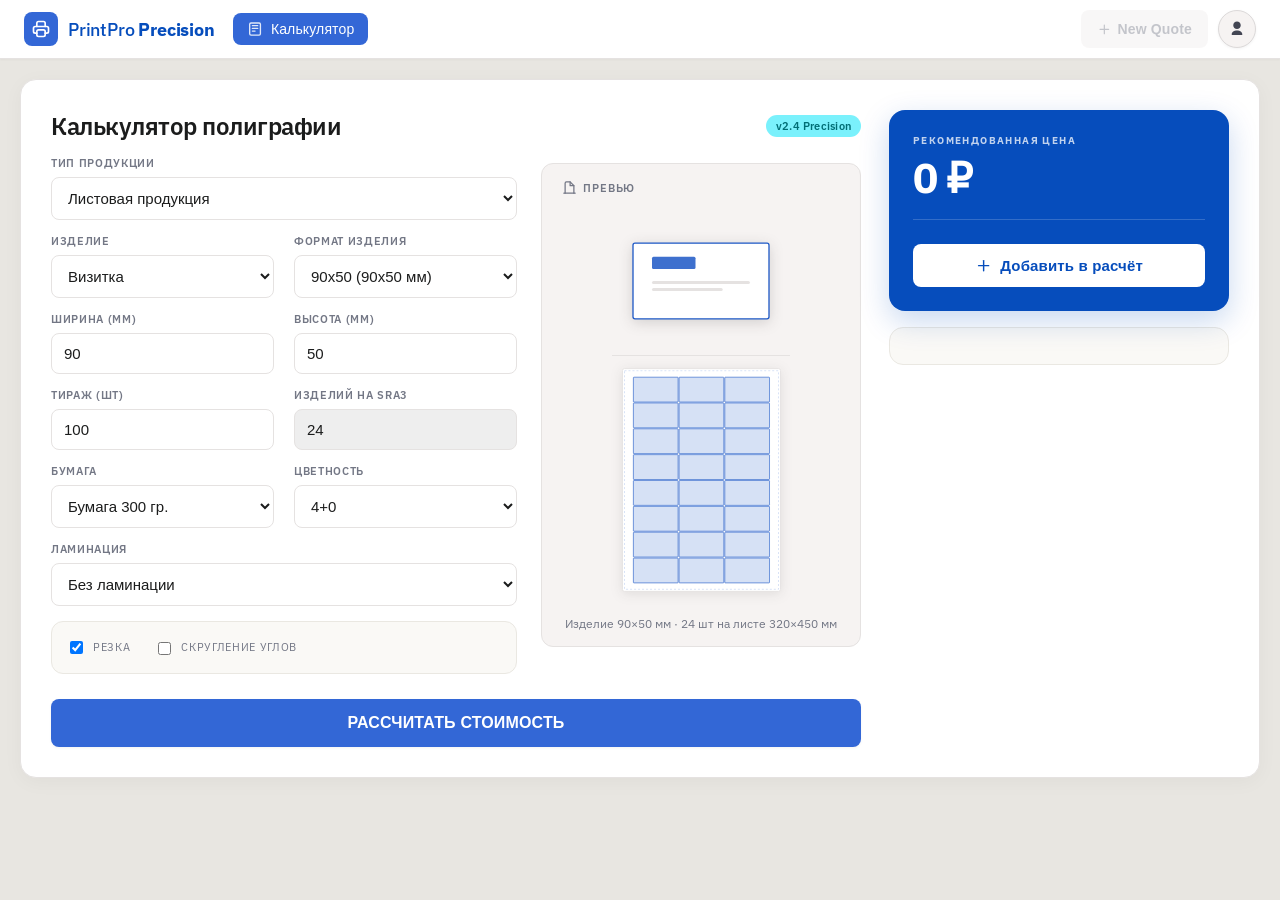
<file: index.html>
<!DOCTYPE html>
<html lang="ru">
<head>
<meta charset="UTF-8">
<meta name="viewport" content="width=device-width, initial-scale=1.0">
<meta name="referrer" content="no-referrer">
<meta http-equiv="Cache-Control" content="no-cache, no-store, must-revalidate">
<meta http-equiv="Pragma" content="no-cache">
<title>Heaven Calc Pro</title>
<link rel="icon" href="favicon.svg" type="image/svg+xml">
<link rel="stylesheet" href="css/app.css?v=205">
</head>
<body>

<header class="app-top-bar" id="app-top-bar">
    <div class="app-brandbar">
        <div class="app-brand">
            <span class="app-brand-logo" aria-hidden="true"><svg viewBox="0 0 24 24" width="20" height="20" fill="none" stroke="currentColor" stroke-width="2" stroke-linecap="round" stroke-linejoin="round"><path d="M17 17h2a2 2 0 0 0 2 -2v-4a2 2 0 0 0 -2 -2h-14a2 2 0 0 0 -2 2v4a2 2 0 0 0 2 2h2"/><path d="M17 9v-4a2 2 0 0 0 -2 -2h-6a2 2 0 0 0 -2 2v4"/><path d="M7 13m0 2a2 2 0 0 1 2 -2h6a2 2 0 0 1 2 2v4a2 2 0 0 1 -2 2h-6a2 2 0 0 1 -2 -2z"/></svg></span>
            <span class="app-brand-name">PrintPro <b>Precision</b></span>
        </div>
        <button type="button" class="nav-menu-toggle" id="navMenuToggle" onclick="toggleNavMenu()" aria-label="Разделы" aria-expanded="false" aria-controls="tabsNav">
            <svg class="icn" viewBox="0 0 24 24" fill="none" stroke="currentColor" stroke-width="2" stroke-linecap="round" stroke-linejoin="round" aria-hidden="true"><path d="M4 6l16 0"/><path d="M4 12l16 0"/><path d="M4 18l16 0"/></svg>
            <span class="nav-menu-toggle-label">Разделы</span>
        </button>
        <nav class="tabs-nav" id="tabsNav" aria-label="Разделы">
            <button class="nav-tab tab-btn active" data-tab-target="main-tab" onclick="switchTab('main-tab')"><svg class="icn" viewBox="0 0 24 24" fill="none" stroke="currentColor" stroke-width="2" stroke-linecap="round" stroke-linejoin="round" aria-hidden="true"><path d="M4 3m0 2a2 2 0 0 1 2 -2h12a2 2 0 0 1 2 2v14a2 2 0 0 1 -2 2h-12a2 2 0 0 1 -2 -2z"/><path d="M8 7h8"/><path d="M8 11h8"/><path d="M8 15h4"/></svg><span>Калькулятор</span></button>
            <button class="nav-tab tab-btn gated-nav" id="clients-nav-btn" data-tab-target="clients-tab" onclick="openClientsView(this)" style="display:none;"><svg class="icn" viewBox="0 0 24 24" fill="none" stroke="currentColor" stroke-width="2" stroke-linecap="round" stroke-linejoin="round" aria-hidden="true"><path d="M9 7m-4 0a4 4 0 1 0 8 0a4 4 0 1 0 -8 0"/><path d="M3 21v-2a4 4 0 0 1 4 -4h4a4 4 0 0 1 4 4v2"/><path d="M16 3.13a4 4 0 0 1 0 7.75"/><path d="M21 21v-2a4 4 0 0 0 -3 -3.85"/></svg><span>Клиенты</span></button>
            <button class="nav-tab tab-btn gated-nav" id="db-orders-nav-btn" data-tab-target="db-orders-tab" onclick="openDbOrders(this)" style="display:none;"><svg class="icn" viewBox="0 0 24 24" fill="none" stroke="currentColor" stroke-width="2" stroke-linecap="round" stroke-linejoin="round" aria-hidden="true"><path d="M4 4l6 0"/><path d="M14 4l6 0"/><path d="M4 10a2 2 0 0 1 2 -2h2a2 2 0 0 1 2 2v8a2 2 0 0 1 -2 2h-2a2 2 0 0 1 -2 -2l0 -8"/><path d="M14 10a2 2 0 0 1 2 -2h2a2 2 0 0 1 2 2v2a2 2 0 0 1 -2 2h-2a2 2 0 0 1 -2 -2l0 -2"/></svg><span>Заказы</span></button>
            <button class="nav-tab tab-btn gated-nav" id="contractors-nav-btn" data-tab-target="contractors-tab" onclick="openContractors(this)" style="display:none;"><svg class="icn" viewBox="0 0 24 24" fill="none" stroke="currentColor" stroke-width="2" stroke-linecap="round" stroke-linejoin="round" aria-hidden="true"><path d="M7 17m-2 0a2 2 0 1 0 4 0a2 2 0 1 0 -4 0"/><path d="M17 17m-2 0a2 2 0 1 0 4 0a2 2 0 1 0 -4 0"/><path d="M5 17h-2v-11a1 1 0 0 1 1 -1h9v12m-4 0h6m4 0h2v-6h-8m0 -5h5l3 5"/></svg><span>Подрядчики</span></button>
            <button class="nav-tab tab-btn gated-nav" id="production-nav-btn" data-tab-target="production-tab" onclick="openProduction(this)" style="display:none;"><svg class="icn" viewBox="0 0 24 24" fill="none" stroke="currentColor" stroke-width="2" stroke-linecap="round" stroke-linejoin="round" aria-hidden="true"><path d="M3 21h18"/><path d="M5 21v-12l5 4v-4l5 4v-4l4 3v9"/><path d="M9 17h1"/><path d="M14 17h1"/></svg><span>Производство</span></button>
            <button class="nav-tab tab-btn admin-nav" id="analytics-nav-btn" data-tab-target="analytics-tab" onclick="openAnalytics(this)" style="display:none;"><svg class="icn" viewBox="0 0 24 24" fill="none" stroke="currentColor" stroke-width="2" stroke-linecap="round" stroke-linejoin="round" aria-hidden="true"><path d="M3 3v18h18"/><path d="M7 15l3 -3l3 3l4 -5"/></svg><span>Аналитика</span></button>
        </nav>
        <div class="app-brand-actions">
            <button type="button" class="nav-newquote-btn" disabled title="Раздел в разработке" aria-label="Новый расчёт (скоро)"><svg class="icn" viewBox="0 0 24 24" fill="none" stroke="currentColor" stroke-width="2" stroke-linecap="round" stroke-linejoin="round" aria-hidden="true"><path d="M12 5l0 14"/><path d="M5 12l14 0"/></svg><span>New Quote</span></button>
            <button type="button" class="app-user-btn" id="authBtn" onclick="toggleAuthModal()" title="Аккаунт" aria-label="Аккаунт" aria-haspopup="dialog">
                <svg class="app-user-btn-icon" viewBox="0 0 24 24" width="18" height="18" aria-hidden="true"><path fill="currentColor" d="M12 12c2.76 0 5-2.24 5-5s-2.24-5-5-5-5 2.24-5 5 2.24 5 5 5zm0 2c-3.87 0-7 2.13-7 4.75V20h14v-1.25C19 16.13 15.87 14 12 14z"/></svg>
            </button>
        </div>
    </div>
</header>

<div id="auth-modal" onmousedown="overlayDown(event)" onclick="if (overlayClickedSelf(event)) toggleAuthModal()">
    <div class="container auth-box" onclick="event.stopPropagation()">
        <span class="auth-modal-close" onclick="toggleAuthModal()" aria-label="Закрыть">&times;</span>

        <div id="auth-logged-in-panel" class="auth-panel" hidden>
            <h3 class="auth-panel-title">Аккаунт</h3>
            <div class="auth-user-card">
                <span id="role-badge" class="auth-role-badge">ГОСТЬ</span>
                <div id="user-display-name" class="auth-user-name">Режим просмотра</div>
            </div>
            <button type="button" id="calcSettingsBtn" class="auth-settings-btn" style="display:none;" onclick="openSettingsPage()"><svg class="icn" viewBox="0 0 24 24" fill="none" stroke="currentColor" stroke-width="2" stroke-linecap="round" stroke-linejoin="round" aria-hidden="true"><path d="M10.325 4.317c.426 -1.756 2.924 -1.756 3.35 0a1.724 1.724 0 0 0 2.573 1.066c1.543 -.94 3.31 .826 2.37 2.37a1.724 1.724 0 0 0 1.065 2.572c1.756 .426 1.756 2.924 0 3.35a1.724 1.724 0 0 0 -1.066 2.573c.94 1.543 -.826 3.31 -2.37 2.37a1.724 1.724 0 0 0 -2.572 1.065c-.426 1.756 -2.924 1.756 -3.35 0a1.724 1.724 0 0 0 -2.573 -1.066c-1.543 .94 -3.31 -.826 -2.37 -2.37a1.724 1.724 0 0 0 -1.065 -2.572c-1.756 -.426 -1.756 -2.924 0 -3.35a1.724 1.724 0 0 0 1.066 -2.573c-.94 -1.543 .826 -3.31 2.37 -2.37c1 .608 2.296 .07 2.572 -1.065z"/><path d="M9 12a3 3 0 1 0 6 0a3 3 0 0 0 -6 0"/></svg>Настройки</button>
            <button type="button" id="salaryBtn" class="auth-settings-btn" style="display:none;" onclick="openSalaryView()"><svg class="icn" viewBox="0 0 24 24" fill="none" stroke="currentColor" stroke-width="2" stroke-linecap="round" stroke-linejoin="round" aria-hidden="true"><path d="M17 8v-3a1 1 0 0 0 -1 -1h-10a2 2 0 0 0 0 4h12a1 1 0 0 1 1 1v3m0 4v3a1 1 0 0 1 -1 1h-12a2 2 0 0 1 -2 -2v-12"/><path d="M20 12v4h-4a2 2 0 0 1 0 -4h4"/></svg>Премия</button>
            <button type="button" id="carddavSelfBtn" class="auth-settings-btn" style="display:none;" onclick="openCarddavSelf()"><svg class="icn" viewBox="0 0 24 24" fill="none" stroke="currentColor" stroke-width="2" stroke-linecap="round" stroke-linejoin="round" aria-hidden="true"><path d="M5 4h14a2 2 0 0 1 2 2v12a2 2 0 0 1 -2 2h-14a2 2 0 0 1 -2 -2v-12a2 2 0 0 1 2 -2"/><path d="M9 7l6 0"/><path d="M9 11l6 0"/><path d="M9 15l4 0"/></svg>Определитель номера</button>
            <button type="button" id="changePassBtn" class="auth-settings-btn" onclick="openChangePassword()">Сменить пароль</button>
            <button type="button" id="logoutBtn" class="auth-logout-btn" onclick="logout()">Выйти</button>
        </div>

        <div id="auth-login-panel" class="auth-panel">
            <h3 class="auth-panel-title">Авторизация</h3>
            <form onsubmit="attemptLogin(event)">
                <input type="email" id="loginEmail" name="username" placeholder="Email" autocomplete="username" inputmode="email">
                <input type="password" id="loginPass" name="password" placeholder="Пароль" style="margin-top:12px;" autocomplete="current-password">
                <button type="submit" id="loginSubmitBtn">Войти в систему</button>
            </form>
            <div id="login-error" class="auth-login-error"></div>
        </div>
    </div>
</div>

<div id="main-tab" class="tab-content active">
    <div class="container" id="calcContainer">
        <div style="position: absolute; left: -9999px; top: -9999px;">
            <input type="text" id="honey_field" name="user_website_url" tabindex="-1" autocomplete="off">
        </div>
        <div class="calc-grid">
        <div class="calc-form-col">
        <div class="calc-form-head">
            <h2>Калькулятор полиграфии</h2>
            <span class="calc-version-badge" title="Версия расчётного модуля">v2.4 Precision</span>
        </div>
        <div class="calc-body">
        <div class="calc-fields">
        <label>Тип продукции</label>
        <select id="type" onchange="updateType()">
            <option value="sheet">Листовая продукция</option>
            <option value="catalog">Каталог / презентация</option>
            <option value="calendar">Календари</option>
        </select>

        <div class="row">
            <div class="col">
                <label>Изделие</label>
                <select id="product" onchange="handleProductChange()"></select>
            </div>
            <div class="col" id="formatCol">
                <label>Формат изделия</label>
                <select id="format" onchange="setFormat()"></select>
            </div>
        </div>

        <div class="row" id="sizeRow">
            <div class="col"><label>Ширина (мм)</label><input id="width" value="210" type="number" inputmode="numeric" oninput="customFormat()"></div>
            <div class="col"><label>Высота (мм)</label><input id="height" value="297" type="number" inputmode="numeric" oninput="customFormat()"></div>
        </div>

        <div id="calendarFields" style="display:none">
            <div class="row">
                <div class="col"><label>Размер</label>
                    <select id="calSize" onchange="calOnChange()">
                        <option value="мини">Мини (297×210)</option>
                        <option value="миди">Стандарт (335×250)</option>
                        <option value="макси">Макси (370×290)</option>
                    </select>
                </div>
                <div class="col"><label>Поля</label>
                    <select id="calFields" onchange="calOnChange()">
                        <option value="0">без рекламных полей</option>
                        <option value="1">одно рекламное поле</option>
                        <option value="3">три рекламных поля</option>
                    </select>
                </div>
            </div>
            <label>Дизайн блока</label>
            <button type="button" id="calBlockBtn" class="cal-block-btn" onclick="calOpenBlockPicker()">
                <span id="calBlockLabel">Выберите дизайн блока</span>
                <svg class="icn" viewBox="0 0 24 24" fill="none" stroke="currentColor" stroke-width="2" stroke-linecap="round" stroke-linejoin="round" aria-hidden="true"><path d="M6 9l6 6l6 -6"/></svg>
            </button>
        </div>

        <div id="catalogFields" style="display:none">
            <label>Количество полос</label>
            <input id="pages" type="number" inputmode="numeric" value="12" onchange="validatePages()">
            <label>Скрепление</label>
            <select id="binding" onchange="applyCatalogFormat()">
                <option value="staple">Скоба (30 ₽/шт)</option>
                <option value="spring">Пружина (50 ₽/шт)</option>
            </select>
            <label>Ориентация</label>
            <select id="orientation" onchange="applyCatalogFormat()">
                <option value="portrait">Вертикальная</option>
                <option value="landscape">Горизонтальная</option>
            </select>
        </div>

        <div class="row">
            <div class="col"><label>Тираж (шт)</label><input id="tirazh" value="100" type="number" inputmode="numeric"></div>
            <div class="col" id="layoutContainer"><label>Изделий на SRA3</label><input id="layout" inputmode="numeric" readonly style="background:#eee;"></div>
        </div>

        <div id="sheetBlock">
            <div class="row">
                <div class="col"><label>Бумага</label><select id="paper" onchange="calcLayout()"></select></div>
                <div class="col"><label>Цветность</label><select id="colorSheet"></select></div>
            </div>
            <label>Ламинация</label><select id="lamSheet"></select>
        </div>

        <div id="catalogPaper" style="display:none">
            <div class="row">
                <div class="col">
                    <div class="section-title">Обложка</div>
                    <label>Бумага</label><select id="paperCover"></select>
                    <label>Цветность</label><select id="colorCover"></select>
                    <label>Ламинация</label><select id="lamCover"></select>
                </div>
                <div class="col">
                    <div class="section-title">Блок</div>
                    <label>Бумага</label><select id="paperBlock"></select>
                    <label>Цветность</label><select id="colorBlock"></select>
                    <label>Ламинация</label><select id="lamBlock"></select>
                </div>
            </div>
        </div>

        <div class="checkbox-group" id="processOptions">
            <div style="display:flex; align-items:center; gap:24px; flex-wrap:wrap;">
                <div id="simpleCutGroup"><label style="display:flex; align-items:center; cursor:pointer; font-weight:normal; margin-top:0;"><input type="checkbox" id="cut" checked onchange="calcLayout()" style="width:auto; margin-right:10px;"> Резка</label></div>
                <div id="roundingContainer" style="display:flex; align-items:center;"><input type="checkbox" id="rounding" onchange="updateItemPreview()" style="width:auto; margin-right:10px;"><label style="margin-top:0; font-weight:normal;">Скругление углов</label></div>
            </div>
            <div id="stickerCutGroup" style="display:none;">
                <label>Метод резки</label>
                <select id="cutMethod" onchange="calcLayout()">
                    <option value="plotter">Плоттерная резка (25 ₽/лист)</option>
                    <option value="straight">Гильотинная резка (+10%)</option>
                </select>
            </div>
        </div>
        </div><!-- /calc-fields -->

        <aside class="calc-preview" aria-hidden="true">
            <div class="calc-preview-head">
                <svg class="icn" viewBox="0 0 24 24" fill="none" stroke="currentColor" stroke-width="2" stroke-linecap="round" stroke-linejoin="round"><path d="M3 21h18"/><path d="M5 21v-16a2 2 0 0 1 2 -2h6l6 6v12"/><path d="M13 3v6h6"/></svg>
                <span>Превью</span>
            </div>
            <div class="calc-preview-stage">
                <div class="calc-preview-item" id="previewItem"></div>
                <div class="calc-preview-divider"></div>
                <div class="calc-preview-layout" id="previewLayout"><div class="cpl-empty">Укажите размер изделия</div></div>
            </div>
            <p class="calc-preview-caption" id="previewCaption">Схема раскладки на печатном листе</p>
        </aside>
        </div><!-- /calc-body -->

        <button onclick="calc()">РАССЧИТАТЬ СТОИМОСТЬ</button>
        </div><!-- /calc-form-col -->

        <aside class="calc-side-col">
        <div id="resultMain" class="result-main">
            <div class="rec-price-box">
                <button type="button" class="rec-price-gear" id="recPriceGear" onclick="toggleInlinePriceEdit(event)" title="Редактировать цену" aria-label="Редактировать цену" style="display:none;"><svg viewBox="0 0 24 24" width="17" height="17" fill="none" stroke="currentColor" stroke-width="2" stroke-linecap="round" stroke-linejoin="round"><path d="M4 20h4l10.5 -10.5a2.828 2.828 0 1 0 -4 -4l-10.5 10.5v4"/><path d="M13.5 6.5l4 4"/></svg></button>
                <div class="rec-price-head">
                    <span class="rec-price-label" id="recMultiplierLabel">Рекомендованная цена</span>
                </div>
                <span class="rec-price-val" id="recPriceVal">0 ₽</span>
                <div class="rec-price-edit" id="recPriceEdit" hidden>
                    <label class="rec-edit-field"><span>Общая, ₽</span><input type="number" id="editTotal" step="0.01" min="0" inputmode="decimal" onchange="applyManualTotal()"></label>
                    <label class="rec-edit-field"><span>За штуку, ₽</span><input type="number" id="editPerOne" step="0.01" min="0" inputmode="decimal" onchange="applyManualPerOne()"></label>
                </div>
                <div class="rec-price-stubs">
                    <div class="rec-markup-row" id="markupCoefRow" style="display:none;">
                        <span class="rec-stub-label">Наценка</span>
                        <div class="rec-coef-btns" id="markupCoefBtns"></div>
                    </div>
                    <div class="rec-markup-row" id="recRoundRow" style="display:none;">
                        <span class="rec-stub-label">Округлить</span>
                        <div class="rec-round-btns">
                            <button type="button" onclick="roundSelectedPrice(0)">до ₽</button>
                            <button type="button" onclick="roundSelectedPrice(2)">до коп.</button>
                        </div>
                    </div>
                    <button type="button" class="rec-order-stub" id="addToSheetBtn" onclick="addCurrentCalcToSheet()" title="Добавить этот расчёт в расчётный лист">
                        <svg class="icn" viewBox="0 0 24 24" fill="none" stroke="currentColor" stroke-width="2" stroke-linecap="round" stroke-linejoin="round" aria-hidden="true"><path d="M12 5l0 14"/><path d="M5 12l14 0"/></svg>
                        Добавить в расчёт
                    </button>
                </div>
            </div>
            <div id="costDetail" class="cost-detail"></div>
        </div>
        <div id="techData" class="tech-info" style="display:none;"><span id="techContent"></span></div>
        </aside><!-- /calc-side-col -->
        </div><!-- /calc-grid -->
    </div>

</div>

<div id="clients-tab" class="tab-content">
    <div class="container" id="clients-container">
        <div class="clients-header">
            <h2 class="clients-title">Клиенты</h2>
            <div class="clients-toolbar">
                <input type="text" id="clientsSearchInput" class="clients-search" placeholder="Поиск: название, телефон, почта…" oninput="onClientsSearchInput(this.value)">
                <button type="button" class="clients-btn clients-btn-add" onclick="toggleClientForm()">＋ Добавить клиента</button>
                <button type="button" class="clients-btn clients-btn-sync" onclick="syncClientsFromCrm(this)" title="Загрузить клиентов из CRM в свою базу">⟳ Синхронизировать из CRM</button>
            </div>
        </div>
        <div id="clientAddForm" class="clients-form" style="display:none;">
            <div class="clients-form-grid">
                <label>Компания / имя<input type="text" id="clientCompany" placeholder="ООО Ромашка"></label>
                <label>Контактное лицо<input type="text" id="clientContact" placeholder="Иван Иванов"></label>
                <label>Телефон<input type="text" id="clientPhone" placeholder="+7 999 000-00-00"></label>
                <label>Email<input type="text" id="clientEmail" placeholder="mail@example.com"></label>
                <label class="clients-form-wide">Заметки<input type="text" id="clientNotes" placeholder="Комментарий"></label>
            </div>
            <div class="clients-form-actions">
                <button type="button" class="clients-btn clients-btn-add" onclick="submitNewClient(this)">Сохранить (в БД и CRM)</button>
                <button type="button" class="clients-btn clients-btn-cancel" onclick="toggleClientForm(false)">Отмена</button>
            </div>
        </div>
        <div id="clientsResults"></div>
    </div>
</div>

<div id="db-orders-tab" class="tab-content">
    <div class="container" id="db-orders-container">
        <div class="adv-search-header">
            <div class="adv-toolbar-line">
                <div class="dbk-viewtoggle" role="group" aria-label="Вид">
                    <button type="button" id="dbViewToggleBtn" class="dbk-view-btn" onclick="toggleDbView()" title="Переключить вид" aria-label="Переключить вид (список / канбан)">
                        <svg class="icn dbk-view-ic-list" viewBox="0 0 24 24" fill="none" stroke="currentColor" stroke-width="2" stroke-linecap="round" stroke-linejoin="round" aria-hidden="true"><path d="M9 6l11 0"/><path d="M9 12l11 0"/><path d="M9 18l11 0"/><path d="M5 6l0 .01"/><path d="M5 12l0 .01"/><path d="M5 18l0 .01"/></svg>
                        <svg class="icn dbk-view-ic-kanban" viewBox="0 0 24 24" fill="none" stroke="currentColor" stroke-width="2" stroke-linecap="round" stroke-linejoin="round" aria-hidden="true"><path d="M4 4l6 0"/><path d="M14 4l6 0"/><path d="M4 10a2 2 0 0 1 2 -2h2a2 2 0 0 1 2 2v8a2 2 0 0 1 -2 2h-2a2 2 0 0 1 -2 -2l0 -8"/><path d="M14 10a2 2 0 0 1 2 -2h2a2 2 0 0 1 2 2v2a2 2 0 0 1 -2 2h-2a2 2 0 0 1 -2 -2l0 -2"/></svg>
                    </button>
                </div>
                <div class="adv-search-input-wrap">
                    <input type="text" id="dbkSearchInput" class="adv-search-input" placeholder="Поиск: №, клиент, телефон, почта…" oninput="onDbDealsSearchInput(this.value)">
                    <button type="button" class="adv-search-clear-btn" id="dbkSearchClearBtn" onpointerdown="clearDbSearch(event)" onclick="clearDbSearch()" title="Очистить поле поиска" aria-label="Очистить поле поиска" hidden><svg class="icn" viewBox="0 0 24 24" fill="none" stroke="currentColor" stroke-width="2" stroke-linecap="round" stroke-linejoin="round" aria-hidden="true"><path d="M18 6l-12 12"/><path d="M6 6l12 12"/></svg></button>
                </div>
                <button type="button" class="adv-toolbar-icon-btn adv-search-submit" onclick="loadDbDeals()" title="Найти" aria-label="Найти"><svg class="icn" viewBox="0 0 24 24" fill="none" stroke="currentColor" stroke-width="2" stroke-linecap="round" stroke-linejoin="round" aria-hidden="true"><path d="M3 10a7 7 0 1 0 14 0a7 7 0 1 0 -14 0"/><path d="M21 21l-6 -6"/></svg></button>
                <div class="adv-toolbar-actions">
                    <div class="dbk-zoom-wrap" id="dbZoomWrap" title="Масштаб канбана" style="display:none;">
                        <button type="button" class="dbk-zoom-btn" onclick="dbZoomStep(-1)" title="Уменьшить" aria-label="Уменьшить масштаб">−</button>
                        <span id="dbZoomLabel" class="dbk-zoom-label">100%</span>
                        <button type="button" class="dbk-zoom-btn" onclick="dbZoomStep(1)" title="Увеличить" aria-label="Увеличить масштаб">+</button>
                        <select id="dbZoomSelect" class="dbk-zoom-select" onchange="setDbZoom(this.value)" aria-label="Масштаб канбана" title="Масштаб канбана">
                            <option value="1">100%</option>
                            <option value="0.9">90%</option>
                            <option value="0.8">80%</option>
                            <option value="0.7">70%</option>
                            <option value="0.6">60%</option>
                            <option value="0.5">50%</option>
                        </select>
                    </div>
                    <div class="db-filters" id="dbFiltersWrap">
                        <button type="button" class="adv-toolbar-icon-btn adv-filters-btn db-filters-toggle" id="dbFiltersBtn" onclick="toggleDbFilters(event)" title="Фильтры" aria-label="Фильтры" aria-expanded="false"><svg class="icn" viewBox="0 0 24 24" fill="none" stroke="currentColor" stroke-width="2" stroke-linecap="round" stroke-linejoin="round" aria-hidden="true"><path d="M4 4h16v2.172a2 2 0 0 1 -.586 1.414l-4.414 4.414v7l-6 2v-8.5l-4.48 -4.928a2 2 0 0 1 -.52 -1.345v-2.227"/></svg></button>
                        <div class="db-filters-bar" id="dbFiltersBar">
                            <div class="db-filter-dd" data-dd="employee">
                                <button type="button" class="db-filter-dd-btn" id="dbEmployeeDdBtn" onclick="dbToggleDd(event, 'employee')">Сотрудник</button>
                                <div class="db-filter-dd-panel" id="dbFilterEmployeeList"></div>
                            </div>
                            <div class="db-filter-dd" data-dd="status">
                                <button type="button" class="db-filter-dd-btn" id="dbStatusDdBtn" onclick="dbToggleDd(event, 'status')">Статус</button>
                                <div class="db-filter-dd-panel" id="dbFilterStatusList"></div>
                            </div>
                            <div class="db-filter-dd" data-dd="period">
                                <button type="button" class="db-filter-dd-btn" id="dbPeriodBtn" onclick="dbToggleDd(event, 'period')">Период</button>
                                <div class="db-filter-dd-panel db-period-panel">
                                    <div class="db-period-presets">
                                        <button type="button" onclick="dbSetPeriodPreset('today')">Сегодня</button>
                                        <button type="button" onclick="dbSetPeriodPreset('7')">7 дней</button>
                                        <button type="button" onclick="dbSetPeriodPreset('30')">30 дней</button>
                                        <button type="button" onclick="dbSetPeriodPreset('month')">Этот месяц</button>
                                    </div>
                                    <label class="db-period-field">С<input type="date" id="dbFilterDateFrom"></label>
                                    <label class="db-period-field">По<input type="date" id="dbFilterDateTo"></label>
                                    <div class="db-period-actions">
                                        <button type="button" class="dbk-btn dbk-btn-sync" onclick="dbApplyPeriod()">Применить</button>
                                        <button type="button" class="dbk-btn" onclick="dbClearPeriod()">Очистить</button>
                                    </div>
                                </div>
                            </div>
                            <label class="db-filter-check"><input type="checkbox" id="dbFilterDebtOnly" onchange="applyDbFilters()"><span>Неоплаченные</span></label>
                        </div>
                    </div>
                    <button type="button" class="adv-toolbar-icon-btn" onclick="resetDbFilters()" title="Сбросить все фильтры" aria-label="Сбросить все фильтры"><svg class="icn" viewBox="0 0 24 24" fill="none" stroke="currentColor" stroke-width="2" stroke-linecap="round" stroke-linejoin="round" aria-hidden="true"><path d="M20 11a8.1 8.1 0 0 0 -15.5 -2m-.5 -4v4h4"/><path d="M4 13a8.1 8.1 0 0 0 15.5 2m.5 4v-4h-4"/></svg></button>
                </div>
            </div>
        </div>
        <div id="dbOrdersBody"></div>
    </div>
</div>

<div id="settings-tab" class="tab-content">
    <div class="container settings-page">
        <div class="settings-head">
            <h2>Настройки</h2>
            <p class="settings-sub">Настройки калькулятора и интеграции.</p>
        </div>
        <div class="hp-tabs settings-tabs" id="settingsTabs">
            <button type="button" class="hp-tab is-active" data-settab="calc" onclick="settingsSwitchTab('calc')">Калькулятор</button>
            <button type="button" class="hp-tab" data-settab="finance" onclick="settingsSwitchTab('finance')">Финансы</button>
            <button type="button" class="hp-tab" data-settab="integrations" onclick="settingsSwitchTab('integrations')">Интеграции</button>
            <button type="button" class="hp-tab" data-settab="notify" onclick="settingsSwitchTab('notify')">Уведомления</button>
            <button type="button" class="hp-tab" data-settab="status" onclick="settingsSwitchTab('status')">Статусы</button>
            <button type="button" class="hp-tab" data-settab="system" onclick="settingsSwitchTab('system')">Система</button>
        </div>

        <div class="hp-tabpanel" id="setPanel-calc">
            <div class="settings-sections">
                <section class="settings-card">
                    <h3>Калькулятор</h3>
                    <p class="settings-card-note">Лист и зазоры, материалы, правила продуктов.</p>
                    <button type="button" class="dbk-btn dbk-btn-sync" onclick="openCalcSettings()">Открыть настройки калькулятора</button>
                </section>
                <section class="settings-card" id="settingsPricesCard">
                    <h3>Цены калькулятора</h3>
                    <p class="settings-card-note">Себестоимость бумаг, печати, ламинации, операций и таблица наценок. Используется при расчёте.</p>
                    <div id="settingsPricesHost"></div>
                </section>
                <section class="settings-card">
                    <h3>Ответственный за просчёты</h3>
                    <div id="settingsCalcRespHost"></div>
                </section>
                <section class="settings-card" id="settingsCalendarCard">
                    <h3>Квартальные календари</h3>
                    <p class="settings-card-note">Прайс на календарные блоки (меняется каждый год — загрузите новый) и параметры расчёта. Печать постера и полей считается по листовой логике на выбранной бумаге; наценка — общая (как у остальной продукции). Блоки закупаются кратно 50 шт.</p>
                    <div id="settingsCalendarHost"></div>
                </section>
            </div>
        </div>

        <div class="hp-tabpanel" id="setPanel-finance" hidden>
            <div class="settings-sections">
                <section class="settings-card">
                    <h3>Прибыль и налог</h3>
                    <div id="settingsProfitHost"></div>
                </section>
                <section class="settings-card">
                    <h3>Премия менеджеров</h3>
                    <div id="settingsSalaryHost"></div>
                </section>
                <section class="settings-card">
                    <h3>Шаблоны коммерческих предложений</h3>
                    <div id="settingsKpHost"></div>
                </section>
            </div>
        </div>

        <div class="hp-tabpanel" id="setPanel-integrations" hidden>
            <div class="settings-sections">
                <section class="settings-card">
                    <h3>Интеграция с Яндекс.Диском</h3>
                    <div id="settingsYandexHost"></div>
                </section>
                <section class="settings-card">
                    <h3>Интеграция с МоеДело</h3>
                    <div id="settingsMoedeloHost"></div>
                </section>
                <section class="settings-card">
                    <h3>Автозаполнение по ИНН (DaData)</h3>
                    <div id="settingsDadataHost"></div>
                </section>
                <section class="settings-card" id="settingsCarddavCard">
                    <h3>Определитель номера на iPhone</h3>
                    <p class="settings-card-note">Клиенты и контактные лица из нашей базы выгружаются в адресную книгу на iPhone менеджеров (CardDAV). При звонке клиента телефон показывает его название из CRM. Не зависит от PrintOffice.</p>
                    <div id="settingsCarddavHost"></div>
                </section>
            </div>
        </div>

        <div class="hp-tabpanel" id="setPanel-notify" hidden>
            <div class="settings-sections">
                <section class="settings-card">
                    <h3>Уведомления о готовности (Telegram-бот)</h3>
                    <div id="settingsNotifyHost"></div>
                </section>
            </div>
        </div>

        <div class="hp-tabpanel" id="setPanel-status" hidden>
            <div class="settings-sections">
                <section class="settings-card">
                    <h3>Автоматизация статусов заказа</h3>
                    <p class="settings-card-note">Автоматический перевод статуса заказа по статусам позиций. Всё настраивается здесь, без жёсткой привязки к PrintOffice.</p>
                    <div id="settingsStatusHost"></div>
                </section>
                <section class="settings-card">
                    <h3>Порядок статусов позиций</h3>
                    <p class="settings-card-note">Порядок, в котором статусы позиции показываются в меню — в заказах и в «Производстве». Меняйте стрелками.</p>
                    <div id="settingsElStatusOrderHost"></div>
                </section>
            </div>
        </div>

        <div class="hp-tabpanel" id="setPanel-system" hidden>
            <div class="settings-sections">
                <section class="settings-card" id="settingsUsersCard">
                    <h3>Пользователи</h3>
                    <p class="settings-card-note">Учётные записи менеджеров: вход по email и паролю, права администратора, привязка к PrintOffice.</p>
                    <div id="settingsUsersHost"></div>
                </section>
                <section class="settings-card">
                    <h3>Синхронизация «Заказы БД»</h3>
                    <p class="settings-card-note">Обычно данные приходят автоматически (вебхуки PrintOffice). Ручная синхронизация — на случай расхождений.</p>
                    <div class="settings-actions">
                        <button type="button" class="dbk-btn dbk-btn-sync" onclick="syncDbDeals(this)" title="Загрузить сделки из CRM в свою базу">⟳ Сделки</button>
                        <button type="button" class="dbk-btn dbk-btn-sync" onclick="syncDbElements(this)" title="Загрузить элементы всех сделок (может занять время)">⟳ Элементы</button>
                        <button type="button" class="dbk-btn dbk-btn-sync" onclick="backfillClientContacts(this)" title="Подтянуть телефоны и почты клиентов из PrintOffice (может занять время)">⟳ Телефоны/почты клиентов</button>
                    </div>
                    <div id="contactsBackfillStatus" class="dbo-ya-note"></div>
                </section>
            </div>
        </div>
    </div>
</div>

<div id="contractors-tab" class="tab-content">
    <div class="container ctr-page">
        <div id="contractorsListView">
            <div class="ctr-head">
                <h2>Подрядчики</h2>
                <div class="ctr-head-actions">
                    <button type="button" class="ctr-btn ctr-btn-ghost" onclick="ctrSync(this)">Синхронизировать с PrintOffice</button>
                    <button type="button" class="ctr-btn ctr-btn-primary" onclick="ctrOpenAdd()">+ Добавить подрядчика</button>
                </div>
            </div>
            <p class="ctr-subnote">Долг считается по перезаказам (неоплаченная себестоимость позиций). Долг PrintOffice — справочно из CRM.</p>
            <div id="contractorsListBody"></div>
        </div>
        <div id="contractorDetailView" style="display:none;"></div>
    </div>
</div>

<div id="production-tab" class="tab-content">
    <div class="container prod-page">
        <div class="prod-head">
            <h2>Производство <span class="prod-count" id="prodCount"></span></h2>
            <p class="prod-subnote">Незавершённые позиции заказов — для печати и отметки готовности.</p>
        </div>
        <div class="prod-filters" id="prodFilters"></div>
        <div id="prodListBody"></div>
    </div>
</div>

<div id="analytics-tab" class="tab-content">
    <div class="container analytics-page">
        <div class="analytics-head">
            <div>
                <h2>Аналитика</h2>
                <p class="settings-sub">Финансовая сводка за месяц: заказы, прибыль по методам оплаты, зарплаты и расходы.</p>
            </div>
            <div class="analytics-period">
                <button type="button" class="dbo-btn dbo-btn-sm" onclick="analyticsShiftMonth(-1)" title="Предыдущий месяц">◀</button>
                <select id="analyticsMonth" onchange="renderAnalytics()"></select>
                <select id="analyticsYear" onchange="renderAnalytics()"></select>
                <button type="button" class="dbo-btn dbo-btn-sm" onclick="analyticsShiftMonth(1)" title="Следующий месяц">▶</button>
            </div>
        </div>
        <div id="analyticsHost"></div>
    </div>
</div>

<div id="salary-tab" class="tab-content">
    <div class="container settings-page">
        <div class="settings-head">
            <h2>Премия</h2>
            <p class="settings-sub">Оклад + премия с завершённых заказов и ручные корректировки. Премия — % от прибыли/оборота за календарный месяц.</p>
        </div>
        <div id="salaryHost"><p class="dbo-ya-note">Загрузка…</p></div>
    </div>
</div>

<script src="js/config.js?v=205"></script>
<script src="js/calculator-data.js?v=205"></script>
<script src="js/calc-settings.js?v=205"></script>
<script src="js/calc-settings-ui.js?v=205"></script>
<script src="js/utils.js?v=205"></script>
<script src="js/auth.js?v=205"></script>
<script src="js/calculator.js?v=205"></script>
<script src="js/shared.js?v=205"></script>
<script src="js/kp-docx.js?v=205"></script>
<script src="js/calc-sheet.js?v=205"></script>
<script src="js/calendar-calc.js?v=205"></script>
<script src="js/clients.js?v=205"></script>
<script src="js/orders-db.js?v=205"></script>
<script src="js/contractors.js?v=205"></script>
<script src="js/production.js?v=205"></script>
<script src="js/main.js?v=205"></script>
</body>
</html>
</file>
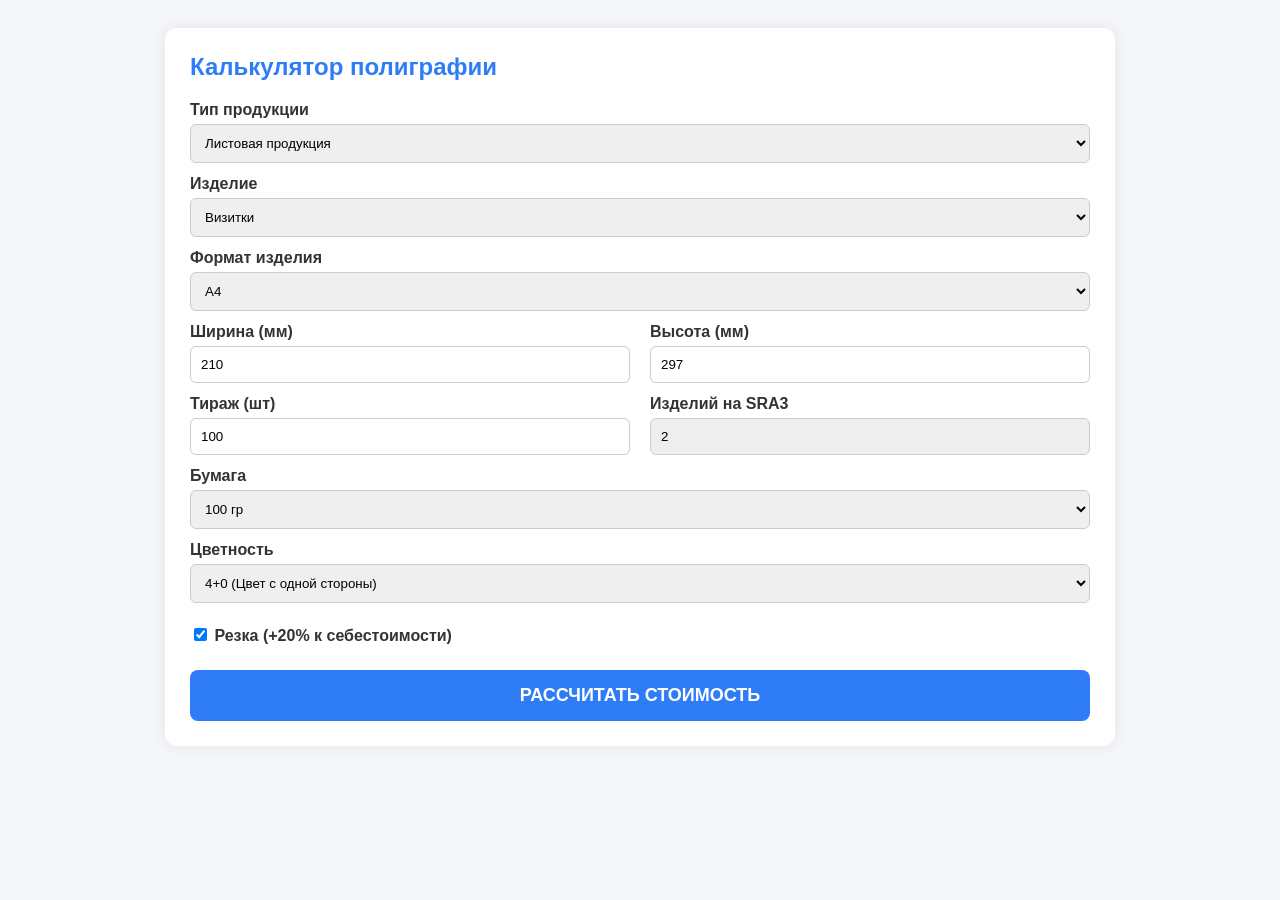
<file: calculator.html>
﻿<!DOCTYPE html>
<html lang="ru">
<head>
<meta charset="UTF-8">
<title>Калькулятор полиграфии</title>

<style>
body{ font-family:Arial, sans-serif; background:#f5f6fa; padding:20px; color: #333; }
.container{ background:white; max-width:900px; margin:auto; padding:25px; border-radius:12px; box-shadow:0 0 15px rgba(0,0,0,0.08); }
h2 { color: #2f7df6; margin-top: 0; }
label{ display:block; margin-top:12px; font-weight:bold; }
select,input{ width:100%; padding:10px; margin-top:5px; border: 1px solid #ccc; border-radius: 6px; box-sizing: border-box; }
.row{ display:flex; gap:20px; }
.col{ flex:1; }
button{ margin-top:25px; padding:15px; width:100%; background:#2f7df6; border:none; color:white; font-size:18px; border-radius:8px; cursor:pointer; font-weight: bold; }
button:hover { background: #1e5fcb; }
.result{ margin-top:20px; background:#eef3ff; padding:20px; border-radius:8px; font-size:18px; border-left: 5px solid #2f7df6; line-height: 1.5; }
.tech-info { margin-top: 15px; padding: 15px; background: #f9f9f9; border: 1px dashed #ccc; border-radius: 8px; font-size: 14px; color: #666; }
.section-title { margin-top: 20px; padding-bottom: 5px; border-bottom: 1px solid #eee; color: #666; font-size: 14px; text-transform: uppercase; }
</style>
</head>

<body>

<div class="container">
    <h2>Калькулятор полиграфии</h2>

    <label>Тип продукции</label>
    <select id="type" onchange="updateType()">
        <option value="sheet">Листовая продукция</option>
        <option value="catalog">Каталоги / презентации</option>
    </select>

    <label>Изделие</label>
    <select id="product"></select>

    <div id="catalogFields" style="display:none">
        <label>Количество полос (включая обложку)</label>
        <input id="pages" type="number" value="12" onchange="validatePages()">
        
        <label>Способ скрепления</label>
        <select id="binding">
            <option value="staple">Скоба (30 ₽/шт)</option>
            <option value="spring">Пружина (50 ₽/шт)</option>
        </select>
    </div>

    <label>Формат изделия</label>
    <select id="format" onchange="setFormat()">
        <option value="A4">A4</option>
        <option value="A5">A5</option>
        <option value="A6">A6</option>
        <option value="210x98">Евро (210×98)</option>
        <option value="90x50">Визитка (90×50)</option>
        <option value="custom">Произвольный</option>
    </select>

    <div class="row">
        <div class="col">
            <label>Ширина (мм)</label>
            <input id="width" value="210" oninput="customFormat()">
        </div>
        <div class="col">
            <label>Высота (мм)</label>
            <input id="height" value="297" oninput="customFormat()">
        </div>
    </div>

    <div class="row">
        <div class="col">
            <label>Тираж (шт)</label>
            <input id="tirazh" value="100">
        </div>
        <div class="col" id="layoutContainer">
            <label>Изделий на SRA3</label>
            <input id="layout" readonly style="background:#eee;">
        </div>
    </div>

    <div id="sheetBlock">
        <label>Бумага</label>
        <select id="paper"></select>
        <label>Цветность</label>
        <select id="color">
            <option value="24">4+0 (Цвет с одной стороны)</option>
            <option value="48">4+4 (Цвет с двух сторон)</option>
        </select>
    </div>

    <div id="catalogPaper" style="display:none">
        <div class="row">
            <div class="col">
                <div class="section-title">Обложка (4 полосы)</div>
                <label>Бумага</label>
                <select id="paperCover"></select>
                <label>Цветность</label>
                <select id="colorCover">
                    <option value="48">4+4 (Цвет)</option>
                    <option value="24">4+0 (Цвет)</option>
                </select>
            </div>
            <div class="col">
                <div class="section-title">Блок</div>
                <label>Бумага</label>
                <select id="paperBlock"></select>
                <label>Цветность</label>
                <select id="colorBlock">
                    <option value="48">4+4 (Цвет)</option>
                    <option value="24">1+1 (ЧБ)</option>
                </select>
            </div>
        </div>
    </div>

    <label style="margin-top: 20px; cursor: pointer;">
        <input type="checkbox" id="cut" checked style="width: auto;">
        Резка (+20% к себестоимости)
    </label>

    <button onclick="calc()">РАССЧИТАТЬ СТОИМОСТЬ</button>

    <div id="result" class="result" style="display:none;"></div>
    
    <div id="techData" class="tech-info" style="display:none;">
        <strong>Технические данные (на 1 ед. продукции):</strong><br>
        <span id="techContent"></span>
    </div>
</div>

<script>
const SRA3_W = 320;
const SRA3_H = 450;
const MARGIN = 5;
const GAP = 2;

const papers = [
    ["100 гр", 11], ["130 гр", 12], ["150 гр", 13], ["170 гр", 15],
    ["200 гр", 16], ["250 гр", 18], ["300 гр", 19], ["350 гр", 30]
];

const formats = {
    "A4": [210, 297], "A5": [148, 210], "A6": [105, 148], "210x98": [210, 98], "90x50": [90, 50]
};

function fillPapers(id) {
    let el = document.getElementById(id);
    papers.forEach(p => {
        let o = document.createElement("option");
        o.value = p[1]; o.text = p[0];
        if(id === "paperCover" && p[1] === 19) o.selected = true;
        if(id === "paperBlock" && p[1] === 16) o.selected = true;
        el.appendChild(o);
    });
}

function setFormat() {
    let f = document.getElementById("format").value;
    if(formats[f]){
        document.getElementById("width").value = formats[f][0];
        document.getElementById("height").value = formats[f][1];
    }
    calcLayout();
}

function customFormat() {
    document.getElementById("format").value = "custom";
    calcLayout();
}

function calcLayout() {
    let w = Number(document.getElementById("width").value);
    let h = Number(document.getElementById("height").value);
    let workW = SRA3_W - (MARGIN * 2);
    let workH = SRA3_H - (MARGIN * 2);

    let res1 = Math.floor((workW + GAP) / (w + GAP)) * Math.floor((workH + GAP) / (h + GAP));
    let res2 = Math.floor((workW + GAP) / (h + GAP)) * Math.floor((workH + GAP) / (w + GAP));
    document.getElementById("layout").value = Math.max(res1, res2);
}

function updateType() {
    let type = document.getElementById("type").value;
    let product = document.getElementById("product");
    let layoutCont = document.getElementById("layoutContainer");
    product.innerHTML = "";

    if(type === "sheet"){
        ["Визитки", "Листовки", "Меню"].forEach(p => {
            let o = document.createElement("option"); o.text = p; product.appendChild(o);
        });
        document.getElementById("catalogFields").style.display = "none";
        document.getElementById("catalogPaper").style.display = "none";
        document.getElementById("sheetBlock").style.display = "block";
        layoutCont.style.display = "block";
    } else {
        ["Каталог", "Презентация"].forEach(p => {
            let o = document.createElement("option"); o.text = p; product.appendChild(o);
        });
        document.getElementById("catalogFields").style.display = "block";
        document.getElementById("catalogPaper").style.display = "block";
        document.getElementById("sheetBlock").style.display = "none";
        layoutCont.style.display = "none";
    }
    // Очищаем результаты при смене типа
    document.getElementById("result").style.display = "none";
    document.getElementById("techData").style.display = "none";
}

function validatePages() {
    let p = document.getElementById("pages");
    if (document.getElementById("binding").value === "staple") {
        p.value = Math.ceil(p.value / 4) * 4;
    }
}

function calc() {
    let type = document.getElementById("type").value;
    let tirazh = Number(document.getElementById("tirazh").value);
    let layoutCount = Number(document.getElementById("layout").value);
    
    let totalPaperCost = 0;
    let totalPrintCost = 0;
    let totalBindCost = 0;
    let techHtml = "";

    let pagesPerSheet = layoutCount * 2;

    if (type === "sheet") {
        let sheets = Math.ceil(tirazh / layoutCount);
        totalPaperCost = sheets * Number(document.getElementById("paper").value);
        totalPrintCost = sheets * Number(document.getElementById("color").value);
        techHtml = `Листов SRA3 на тираж: ${sheets} шт.`;
    } else {
        let pagesTotal = Number(document.getElementById("pages").value);
        
        // Обложка (4 полосы)
        let coverSheetsTotal = Math.ceil((4 * tirazh) / pagesPerSheet);
        let coverSheetsPerOne = 4 / pagesPerSheet;
        totalPaperCost += coverSheetsTotal * Number(document.getElementById("paperCover").value);
        totalPrintCost += coverSheetsTotal * Number(document.getElementById("colorCover").value);

        // Блок
        let blockPages = pagesTotal - 4;
        let blockSheetsTotal = Math.ceil((blockPages * tirazh) / pagesPerSheet);
        let blockSheetsPerOne = blockPages / pagesPerSheet;
        totalPaperCost += blockSheetsTotal * Number(document.getElementById("paperBlock").value);
        totalPrintCost += blockSheetsTotal * Number(document.getElementById("colorBlock").value);

        // Скрепление
        totalBindCost = tirazh * ((document.getElementById("binding").value === "staple") ? 30 : 50);

        techHtml = `Листов на обложку (1 шт): ${coverSheetsPerOne.toFixed(2)}<br>` +
                   `Листов на блок (1 шт): ${blockSheetsPerOne.toFixed(2)}<br>` +
                   `Всего листов SRA3 на тираж: ${coverSheetsTotal + blockSheetsTotal} шт.`;
    }

    let subTotal = totalPaperCost + totalPrintCost + totalBindCost;
    let cutCost = document.getElementById("cut").checked ? subTotal * 0.2 : 0;
    let finalCost = subTotal + cutCost;
    let clientPrice = finalCost * 2;

    // Вывод
    document.getElementById("result").style.display = "block";
    document.getElementById("result").innerHTML = 
        `<b>Бумага:</b> ${Math.round(totalPaperCost)} ₽ | <b>Печать:</b> ${Math.round(totalPrintCost)} ₽<br>` +
        `<b>Сборка:</b> ${Math.round(totalBindCost)} ₽ | <b>Резка:</b> ${Math.round(cutCost)} ₽<br>` +
        `<hr><b>Себестоимость: ${Math.round(finalCost)} ₽</b><br>` +
        `<span style="font-size:22px; color:#2f7df6;"><b>Цена клиенту: ${Math.round(clientPrice)} ₽</b></span>`;

    document.getElementById("techData").style.display = "block";
    document.getElementById("techContent").innerHTML = techHtml;
}

fillPapers("paper");
fillPapers("paperCover");
fillPapers("paperBlock");
updateType();
setFormat();
</script>

</body>
</html>
</file>
<file: css/app.css>
:root{
        /* === Blueprint Precision === */
        /* поверхности */
        --bg: #E8E6E1;              /* surface-muted — фон страницы */
        --surface: #FFFFFF;         /* paper-white — карточки/инпуты */
        --surface-2: #F6F3F2;       /* surface-container-low */
        --surface-3: #F0EDED;       /* surface-container */
        --surface-4: #EAE7E7;       /* surface-container-high */
        /* бордеры */
        --border: #E5E2E1;          /* мягкий контур */
        --border-2: #DCD9D9;        /* surface-dim */
        --border-strong: #C3C6D5;   /* outline-variant */
        --outline: #737785;
        /* текст */
        --text: #1B1C1C;            /* on-surface / ink */
        --text-2: #434653;          /* on-surface-variant */
        --text-muted: #737785;      /* outline — приглушённый */
        /* синий акцент */
        --accent: #1D58C6;          /* surface-tint — основной синий */
        --accent-strong: #064DBC;   /* primary — hover/pressed */
        --accent-container: #3367D6;/* primary-container — заливка кнопок/пиллов */
        --accent-tint: #EDEFFF;     /* on-primary-container bg — светлый синий */
        --on-accent: #FFFFFF;
        /* бирюзовый вторичный */
        --secondary: #006970;       /* teal */
        --secondary-container: #7AF1FC;
        --on-secondary-container: #006E75;
        /* семантика */
        --success: #006E75;
        --success-bg: #E9F7EF;
        --danger: #BA1A1A;          /* error */
        --danger-bg: #FFDAD6;       /* error-container */
        --on-danger-container: #93000A;
        --warning: #8B3E00;         /* tertiary */
        --warning-bg: #FFECE4;
        --pay-partial: #C2410C;     /* оранжевый — частичная оплата */
        /* радиусы */
        --r-sm: 8px;
        --r-md: 12px;
        --r-lg: 16px;
        --r-pill: 999px;
        /* отступы */
        --sp-1: 4px; --sp-2: 8px; --sp-3: 12px; --sp-4: 16px; --sp-5: 24px; --sp-6: 32px;
        /* тени — мягкие «слоёная бумага» */
        --shadow-sm: 0 1px 3px rgba(28,27,25,0.05);
        --shadow-card: 0 4px 20px rgba(0,0,0,0.04);   /* Level 1 — карточки/инпуты */
        --shadow-pop: 0 8px 30px rgba(0,0,0,0.08);    /* Level 2 — дропдауны/поповеры */
        --shadow-md: 0 8px 24px rgba(28,27,25,0.12);
    }

    @font-face{font-family:'IBM Plex Sans';font-style:normal;font-weight:400;font-display:swap;src:url('../fonts/ibm-plex-sans-latin-400-normal.woff2') format('woff2');unicode-range:U+0000-00FF,U+0131,U+0152-0153,U+02BB-02BC,U+02C6,U+02DA,U+02DC,U+2000-206F,U+2074,U+20AC,U+2122,U+2191,U+2193,U+2212,U+2215,U+FEFF,U+FFFD;}
    @font-face{font-family:'IBM Plex Sans';font-style:normal;font-weight:500;font-display:swap;src:url('../fonts/ibm-plex-sans-latin-500-normal.woff2') format('woff2');unicode-range:U+0000-00FF,U+0131,U+0152-0153,U+02BB-02BC,U+02C6,U+02DA,U+02DC,U+2000-206F,U+2074,U+20AC,U+2122,U+2191,U+2193,U+2212,U+2215,U+FEFF,U+FFFD;}
    @font-face{font-family:'IBM Plex Sans';font-style:normal;font-weight:600;font-display:swap;src:url('../fonts/ibm-plex-sans-latin-600-normal.woff2') format('woff2');unicode-range:U+0000-00FF,U+0131,U+0152-0153,U+02BB-02BC,U+02C6,U+02DA,U+02DC,U+2000-206F,U+2074,U+20AC,U+2122,U+2191,U+2193,U+2212,U+2215,U+FEFF,U+FFFD;}
    @font-face{font-family:'IBM Plex Sans';font-style:normal;font-weight:700;font-display:swap;src:url('../fonts/ibm-plex-sans-latin-700-normal.woff2') format('woff2');unicode-range:U+0000-00FF,U+0131,U+0152-0153,U+02BB-02BC,U+02C6,U+02DA,U+02DC,U+2000-206F,U+2074,U+20AC,U+2122,U+2191,U+2193,U+2212,U+2215,U+FEFF,U+FFFD;}
    @font-face{font-family:'IBM Plex Sans';font-style:normal;font-weight:400;font-display:swap;src:url('../fonts/ibm-plex-sans-cyrillic-400-normal.woff2') format('woff2');unicode-range:U+0301,U+0400-045F,U+0490-0491,U+04B0-04B1,U+2116;}
    @font-face{font-family:'IBM Plex Sans';font-style:normal;font-weight:500;font-display:swap;src:url('../fonts/ibm-plex-sans-cyrillic-500-normal.woff2') format('woff2');unicode-range:U+0301,U+0400-045F,U+0490-0491,U+04B0-04B1,U+2116;}
    @font-face{font-family:'IBM Plex Sans';font-style:normal;font-weight:600;font-display:swap;src:url('../fonts/ibm-plex-sans-cyrillic-600-normal.woff2') format('woff2');unicode-range:U+0301,U+0400-045F,U+0490-0491,U+04B0-04B1,U+2116;}
    @font-face{font-family:'IBM Plex Sans';font-style:normal;font-weight:700;font-display:swap;src:url('../fonts/ibm-plex-sans-cyrillic-700-normal.woff2') format('woff2');unicode-range:U+0301,U+0400-045F,U+0490-0491,U+04B0-04B1,U+2116;}

    @keyframes fadeIn {
    from { opacity: 0; transform: translateY(-10px); }
    to { opacity: 1; transform: translateY(0); }
}

.price-animate {
    animation: fadeIn 0.5s ease-out forwards;
}
    body{ font-family:'IBM Plex Sans','Helvetica Neue',Helvetica,Arial,sans-serif; -webkit-font-smoothing:antialiased; font-variant-numeric:tabular-nums; background:var(--bg); padding:20px; color:var(--text); margin:0; }
    .container{ background:var(--surface); max-width:900px; margin:auto; padding:30px; border-radius:var(--r-lg); border:1px solid var(--border); box-shadow:var(--shadow-card); margin-bottom:20px; }
    h2, h3 { color:var(--text); margin-top:0; letter-spacing:-0.02em; font-weight:600; }
    label{ display:block; margin-top:14px; margin-bottom:2px; font-size:11px; font-weight:600; letter-spacing:0.06em; text-transform:uppercase; color:var(--text-muted); }
    select,input,textarea{ width:100%; padding:11px 12px; margin-top:5px; border:1px solid var(--border); border-radius:var(--r-sm); background:var(--surface); color:var(--text); box-sizing:border-box; font-size:15px; outline:none; transition:border-color 0.18s ease, box-shadow 0.18s ease; }
    select:focus,input:focus,textarea:focus{ border-color:var(--accent); box-shadow:0 0 0 3px rgba(29,88,198,0.15); }
    .row{ display:flex; gap:20px; }
    .col{ flex:1; }
    button{ margin-top:25px; padding:15px; width:100%; background:var(--accent-container); border:none; color:var(--on-accent); font-size:16px; letter-spacing:0.01em; border-radius:var(--r-sm); cursor:pointer; font-weight:600; box-shadow:var(--shadow-sm); transition:background 0.2s, box-shadow 0.2s, transform 0.06s ease; }
    button:hover { background:var(--accent-strong); box-shadow:var(--shadow-card); }
    button:active { transform: translateY(1px); }
    button:focus-visible, a:focus-visible, [tabindex]:focus-visible { outline: 2px solid var(--accent); outline-offset: 2px; }
    /* Единые иконки (inline-SVG, currentColor): наследуют цвет и размер текста */
    .icn { width:1.1em; height:1.1em; display:inline-block; vertical-align:-0.15em; flex:0 0 auto; }
    .icn-spin { animation: icnspin .9s linear infinite; }
    @keyframes icnspin { to { transform: rotate(360deg); } }

    /* === App shell (Blueprint Precision) === */
    .app-top-bar {
        position: sticky;
        top: 0;
        z-index: 1100;
        display: flex;
        flex-direction: column;
        width: calc(100% + 40px);   /* full-bleed: тянем в оба поля body (padding 20px) */
        margin: -20px -20px 20px;
        padding: 0;
        background: var(--surface);
        border-bottom: 1px solid var(--border);
        box-sizing: border-box;
        box-shadow: 0 1px 2px rgba(28, 27, 25, 0.04);
    }
    .app-brandbar {
        position: relative;
        display: flex;
        align-items: center;
        gap: 18px;
        padding: 10px 24px;
    }
    .app-brand { display: inline-flex; align-items: center; gap: 10px; min-width: 0; flex: 0 0 auto; }
    .app-brand-logo {
        display: inline-flex; align-items: center; justify-content: center;
        width: 34px; height: 34px; flex: 0 0 auto;
        border-radius: var(--r-sm);
        background: var(--accent-container); color: #fff;
    }
    .app-brand-name {
        font-size: 18px; font-weight: 500; color: var(--accent-strong);
        letter-spacing: -0.01em; white-space: nowrap;
        overflow: hidden; text-overflow: ellipsis;
    }
    .app-brand-name b { font-weight: 700; }
    .app-brand-actions { display: inline-flex; align-items: center; gap: 10px; flex: 0 0 auto; margin-left: auto; }
    .nav-newquote-btn {
        display: inline-flex; align-items: center; gap: 6px;
        width: auto; height: 38px; margin: 0; padding: 0 16px;
        background: var(--accent-container); color: #fff;
        border-radius: var(--r-sm); font-size: 14px; font-weight: 600;
        box-shadow: var(--shadow-sm);
    }
    .nav-newquote-btn .icn { width: 1.05em; height: 1.05em; }
    /* Тогл мобильного меню разделов — скрыт на десктопе */
    .nav-menu-toggle {
        display: none;
        align-items: center; gap: 8px;
        width: auto; height: 38px; margin: 0; padding: 0 14px;
        background: var(--surface-2); color: var(--text);
        border: 1px solid var(--border-2); border-radius: var(--r-sm);
        font-size: 14px; font-weight: 600; box-shadow: none;
    }
    .nav-menu-toggle .icn { width: 1.15em; height: 1.15em; }
    .nav-menu-toggle:hover { background: var(--surface-3); color: var(--text); }
    .nav-menu-toggle[aria-expanded="true"] {
        background: var(--accent-container); color: #fff; border-color: var(--accent-container);
    }
    .app-user-btn {
        flex: 0 0 auto;
        width: 38px; height: 38px; min-width: 38px;
        padding: 0; margin: 0;
        border-radius: var(--r-pill);
        border: 1px solid var(--border-2);
        background: var(--surface-2);
        color: var(--text-2);
        display: inline-flex; align-items: center; justify-content: center;
        box-shadow: var(--shadow-sm);
    }
    .app-user-btn:hover { background: var(--accent-tint); color: var(--accent-strong); border-color: var(--accent); }
    .app-user-btn.is-logged-in {
        background: var(--accent-container);
        color: #fff;
        border-color: var(--accent-container);
    }
    .app-user-btn.is-logged-in:hover { background: var(--accent-strong); border-color: var(--accent-strong); }
    .app-user-btn-icon { display: block; }

    .tabs-nav {
        display: flex;
        align-items: center;
        gap: 2px;
        margin: 0;
        padding: 0;
        min-width: 0;
        flex: 0 1 auto;
        overflow-x: auto;
        scrollbar-width: none;
    }
    .tabs-nav::-webkit-scrollbar { display: none; }
    .nav-tab {
        display: inline-flex; align-items: center; gap: 8px;
        flex: 0 0 auto;
        width: auto; height: auto;
        margin: 0;
        padding: 8px 14px;
        background: transparent;
        border: none; border-radius: var(--r-sm);
        cursor: pointer;
        font-size: 14px; font-weight: 500; line-height: 1.2;
        color: var(--text-2);
        white-space: nowrap;
        box-shadow: none;
        transition: background 0.18s ease, color 0.18s ease;
    }
    .nav-tab .icn { width: 1.15em; height: 1.15em; opacity: 0.85; flex: 0 0 auto; }
    .nav-tab:hover { background: var(--accent-tint); color: var(--accent-strong); }
    .nav-tab.active { background: var(--accent-container); color: #fff; }
    .nav-tab.active:hover { background: var(--accent-container); color: #fff; }
    .nav-tab--stub:disabled,
    .nav-newquote-btn:disabled {
        opacity: 0.42; cursor: not-allowed; box-shadow: none;
    }
    .nav-tab--stub:disabled:hover { background: transparent; color: var(--text-2); }
    .nav-newquote-btn:disabled { background: var(--surface-3); color: var(--text-muted); }
    .nav-newquote-btn:disabled:hover { background: var(--surface-3); }

    /* === Мобильная шапка: логотип без текста + меню-дропдаун по центру === */
    @media (max-width: 768px) {
        .app-brandbar { gap: 10px; padding: 10px 16px; }
        .app-brand { flex: 1 1 0; }
        .app-brand-name { display: none; }
        .app-brand-actions { flex: 1 1 0; margin-left: 0; justify-content: flex-end; gap: 8px; }
        .nav-newquote-btn { width: 38px; padding: 0; justify-content: center; }
        .nav-newquote-btn span { display: none; }
        .nav-menu-toggle { display: inline-flex; }
        .tabs-nav {
            position: absolute;
            top: calc(100% + 6px);
            left: 50%;
            transform: translateX(-50%);
            flex-direction: column;
            align-items: stretch;
            gap: 3px;
            width: min(280px, calc(100vw - 24px));
            padding: 8px;
            background: var(--surface);
            border: 1px solid var(--border);
            border-radius: var(--r-md);
            box-shadow: var(--shadow-pop);
            overflow: visible;
            display: none;
            z-index: 1200;
        }
        .tabs-nav.is-open { display: flex; }
        .tabs-nav .nav-tab { width: 100%; justify-content: flex-start; padding: 11px 14px; font-size: 15px; }
    }

    .tab-close-btn { display:inline-flex; align-items:center; justify-content:center; width:16px; height:16px; margin-left:8px; border-radius:50%; font-size:13px; line-height:1; color:inherit; opacity:0.75; }
    .tab-close-btn:hover { background:rgba(0,0,0,0.12); opacity:1; }
    /* вкладка сделки (№…) — без двойного отступа перед крестиком */
    .nav-tab--deal .tab-close-btn { margin-left: 0; }
    .nav-tab--deal.active .tab-close-btn:hover { background: rgba(255,255,255,0.25); }
    .tab-content { display: none; }
    .tab-content.active { display: block; }

    /* === Калькулятор: 2-колоночная сетка (Blueprint Precision) === */
    #calcContainer { max-width: min(1200px, 100%); }
    /* Список заказов под калькулятором — по ширине калькулятора. */
    #crm-search-container { max-width: min(1200px, 100%); }

    /* ===== Раздел «Клиенты» ===== */
    #clients-container { max-width: min(1400px, 100%); }
    /* «Заказы БД» — во всю ширину (как раздел «Заказы») для 7 колонок списка. */
    #db-orders-container { max-width: min(1600px, 100%); }
    .clients-header { display: flex; align-items: center; justify-content: space-between; flex-wrap: wrap; gap: 12px; margin-bottom: 14px; }
    .clients-title { margin: 0; font-size: 20px; font-weight: 700; color: var(--text); }
    .clients-toolbar { display: flex; align-items: center; gap: 8px; flex-wrap: wrap; }
    .clients-search {
        width: 240px; max-width: 100%; padding: 8px 12px; margin: 0;
        border: 1px solid var(--border); border-radius: var(--r-sm); font-size: 14px; background: var(--surface);
    }
    .clients-btn {
        margin: 0; width: auto; padding: 8px 14px; font-size: 13px; font-weight: 600;
        border-radius: var(--r-sm); box-shadow: none; cursor: pointer; border: 1px solid transparent;
    }
    .clients-btn-add { background: var(--accent-container); color: #fff; }
    .clients-btn-add:hover { background: var(--accent-strong); }
    .clients-btn-sync { background: var(--surface-2); color: var(--text-2); border-color: var(--border); }
    .clients-btn-sync:hover { background: var(--accent-tint); color: var(--accent-strong); }
    .clients-btn-cancel { background: var(--surface-2); color: var(--text-2); border-color: var(--border); }
    .clients-btn-cancel:hover { background: var(--surface-3); }

    .clients-form { margin-bottom: 14px; padding: 14px; background: var(--surface-2); border: 1px solid var(--border); border-radius: var(--r-md); }
    .clients-form-grid { display: grid; grid-template-columns: repeat(auto-fit, minmax(200px, 1fr)); gap: 10px; }
    .clients-form-grid label { display: flex; flex-direction: column; gap: 4px; font-size: 12px; font-weight: 600; color: var(--text-muted); }
    .clients-form-grid input { margin: 0; padding: 8px 10px; border: 1px solid var(--border); border-radius: var(--r-sm); font-size: 14px; background: var(--surface); color: var(--text); font-weight: 400; }
    .clients-form-wide { grid-column: 1 / -1; }
    .clients-form-actions { display: flex; gap: 8px; margin-top: 12px; }

    .clients-table-wrap { overflow-x: auto; border: 1px solid var(--border); border-radius: var(--r-md); }
    .clients-table { width: 100%; border-collapse: collapse; font-size: 13px; background: var(--surface); }
    .clients-table thead th {
        position: sticky; top: 0; z-index: 1; text-align: left; padding: 9px 12px;
        background: var(--surface-2); border-bottom: 1px solid var(--border);
        font-size: 11px; font-weight: 700; text-transform: uppercase; letter-spacing: 0.02em; color: var(--text-muted); white-space: nowrap;
    }
    .clients-table tbody td { padding: 8px 12px; border-bottom: 1px solid var(--border); vertical-align: top; }
    .clients-table tbody tr:last-child td { border-bottom: none; }
    .clients-table tbody tr:hover { background: var(--surface-2); }
    .clients-td-num { text-align: right; white-space: nowrap; font-variant-numeric: tabular-nums; }
    .clients-td-nowrap { white-space: nowrap; }
    /* Сортируемые заголовки списка клиентов */
    .clients-th-sort { cursor: pointer; user-select: none; -webkit-user-select: none; }
    .clients-th-sort:hover { color: var(--text); background: color-mix(in srgb, var(--text) 6%, var(--surface-2)); }
    .clients-th-sort.is-sorted { color: var(--accent-container, var(--text)); }
    .clients-sort-arrow { font-size: 10px; }
    .clients-td-notes { color: var(--text-muted); max-width: 260px; }
    .clients-company { font-weight: 600; color: var(--text); }
    .clients-crm-link { margin-left: 6px; color: var(--accent); text-decoration: none; font-weight: 700; }
    .clients-crm-link:hover { color: var(--accent-strong); }
    .clients-table a { color: var(--accent); text-decoration: none; }
    .clients-table a:hover { text-decoration: underline; }
    .clients-debt { color: var(--danger); font-weight: 600; }
    .clients-debt-zero { color: var(--text-muted); }
    .clients-count { margin-top: 10px; font-size: 13px; color: var(--text-muted); }
    .clients-empty { padding: 40px 16px; text-align: center; color: var(--text-muted); font-size: 14px; }
    .clients-empty--error { color: var(--danger); }
    .clients-row-clickable { cursor: pointer; }

    /* ---- Карточка клиента (модалка: баланс + сделки) ---- */
    .client-card-overlay {
        position: fixed; inset: 0; z-index: 2200;
        display: none; align-items: flex-start; justify-content: center;
        background: rgba(28, 27, 25, 0.5);
        padding: 40px 16px; overflow-y: auto;
    }
    .client-card {
        background: var(--surface); border-radius: 14px;
        box-shadow: 0 16px 50px rgba(28, 27, 25, 0.28);
        width: min(920px, 100%); max-height: calc(100vh - 80px);
        display: flex; flex-direction: column; overflow: hidden;
    }
    .client-card-loading { padding: 48px 16px; text-align: center; color: var(--text-muted); }
    .client-card-header {
        display: flex; align-items: flex-start; justify-content: space-between; gap: 12px;
        padding: 18px 20px; border-bottom: 1px solid var(--border);
    }
    .client-card-title h3 { margin: 0; font-size: 18px; font-weight: 700; color: var(--text); }
    .client-card-sub { margin-top: 4px; font-size: 13px; color: var(--text-muted); }
    .client-card-header-actions { display: flex; align-items: center; gap: 10px; flex: 0 0 auto; }
    .client-card-crm { font-size: 13px; font-weight: 600; color: var(--accent); text-decoration: none; white-space: nowrap; }
    .client-card-crm:hover { color: var(--accent-strong); text-decoration: underline; }
    .client-card-close {
        width: 30px; height: 30px; min-width: 30px; padding: 0; margin: 0;
        border: none; border-radius: 8px; background: transparent;
        font-size: 22px; line-height: 1; color: var(--text-muted); cursor: pointer;
    }
    .client-card-close:hover { background: var(--surface-2); color: var(--text); }
    .client-card-body { padding: 18px 20px 22px; overflow-y: auto; }

    .client-card-stats {
        display: grid; grid-template-columns: repeat(auto-fit, minmax(140px, 1fr));
        gap: 10px; margin-bottom: 18px;
    }
    .cc-stat {
        display: flex; flex-direction: column; gap: 3px;
        padding: 12px 14px; background: var(--surface-2);
        border: 1px solid var(--border); border-radius: var(--r-md);
    }
    .cc-stat-label { font-size: 11px; font-weight: 600; letter-spacing: 0.04em; text-transform: uppercase; color: var(--text-muted); }
    .cc-stat-value { font-size: 18px; font-weight: 700; color: var(--text); font-variant-numeric: tabular-nums; }
    .cc-stat-value.is-negative { color: var(--danger); }
    .cc-stat-value.is-positive { color: var(--success, #15803D); }
    /* Вкладка «Контакты» карточки клиента */
    .cc-contacts-list { display: flex; flex-direction: column; gap: 8px; }
    .cc-contact { padding: 10px 12px; border: 1px solid var(--border); border-radius: 10px; background: var(--surface); }
    .cc-contact-main { display: flex; align-items: center; gap: 8px; flex-wrap: wrap; }
    .cc-contact-name { font-weight: 600; color: var(--text); font-size: 14px; }
    .cc-contact-pos { font-size: 12px; color: var(--text-muted); }
    .cc-contact-badge { font-size: 11px; font-weight: 600; padding: 1px 7px; border-radius: 999px; background: var(--surface-3); color: var(--text-muted); }
    .cc-contact-reach { margin-top: 3px; font-size: 13px; color: var(--text-2, var(--text-muted)); }
    .cc-contacts-empty { text-align: center; color: var(--text-muted); padding: 18px 8px; }
    .cc-edit-client-btn { margin: 0; width: auto; padding: 7px 14px; }
    /* Модалка редактирования клиента */
    .cc-edit-modal { width: min(640px, 100%); }
    .cc-edit-grid { display: grid; grid-template-columns: 1fr 1fr; gap: 10px 14px; }
    .cc-edit-grid label, .cc-edit-modal .dbo-edit-wide { display: flex; flex-direction: column; gap: 4px; font-size: 13px; color: var(--text-muted); }
    .cc-edit-grid input, .cc-edit-modal .dbo-edit-wide input, .cc-edit-modal .dbo-edit-wide textarea { margin: 0; padding: 9px 11px; border: 1px solid var(--border); border-radius: 8px; font-size: 14px; background: var(--surface); color: var(--text); box-sizing: border-box; }
    .cc-edit-save-row { display: flex; align-items: center; gap: 10px; margin: 12px 0 4px; }
    .cc-edit-save-row .dbo-btn { width: auto; margin: 0; }
    .cc-edit-persons { margin-top: 14px; border-top: 1px solid var(--border); padding-top: 12px; }
    .cc-edit-persons-head { font-size: 12px; font-weight: 700; color: var(--text-muted); text-transform: uppercase; letter-spacing: 0.03em; margin-bottom: 8px; }
    .cc-cp-row { display: flex; gap: 6px; align-items: center; margin-bottom: 6px; }
    .cc-cp-row input { flex: 1 1 auto; min-width: 0; margin: 0; padding: 7px 9px; border: 1px solid var(--border); border-radius: 7px; font-size: 13px; box-sizing: border-box; }
    .cc-cp-row .cc-cp-name { flex: 1 1 30%; }
    .cc-cp-row .dbo-btn { width: auto; margin: 0; flex: 0 0 auto; }
    .cc-cp-readonly-head { font-size: 11px; font-weight: 700; color: var(--text-muted); text-transform: uppercase; letter-spacing: 0.03em; margin: 12px 0 6px; }
    .cc-cp-ro { font-size: 13px; color: var(--text-muted); padding: 5px 0; border-bottom: 1px solid var(--border); }
    .cc-cp-ro:last-child { border-bottom: 0; }
    .cc-edit-addperson { display: flex; gap: 6px; align-items: center; margin-top: 8px; }
    .cc-edit-addperson input { flex: 1 1 auto; min-width: 0; margin: 0; padding: 7px 9px; border: 1px dashed var(--border); border-radius: 7px; font-size: 13px; box-sizing: border-box; }
    .cc-edit-addperson .dbo-btn { width: auto; margin: 0; flex: 0 0 auto; }
    @media (max-width: 640px) {
        .cc-edit-grid { grid-template-columns: 1fr; }
        .cc-cp-row, .cc-edit-addperson { flex-wrap: wrap; }
        .cc-cp-row input, .cc-edit-addperson input { flex: 1 1 45%; }
    }

    .client-card-warn {
        margin-bottom: 14px; padding: 8px 12px; font-size: 13px;
        color: var(--pay-partial); background: #FFF4EC; border: 1px solid #F3D6C2; border-radius: var(--r-sm);
    }
    .client-card-deals-head {
        display: flex; align-items: center; justify-content: space-between; gap: 10px;
        margin-bottom: 8px; font-size: 14px; color: var(--text);
    }
    .cc-sync-deals { margin: 0; width: auto; }
    .cc-deals-head-actions { display: flex; align-items: center; gap: 8px; flex: 0 0 auto; }
    .cc-new-deal { margin: 0; width: auto; white-space: nowrap; }
    .client-card-deals-empty { padding: 28px 16px; text-align: center; color: var(--text-muted); }
    .client-card-deals-empty p { margin: 0 0 6px; }
    .client-card-deals-empty .cc-hint { font-size: 13px; }
    .client-card-deals-empty .cc-sync-deals { margin-top: 0; }
    .cc-deals-empty-actions { display: inline-flex; flex-wrap: wrap; justify-content: center; gap: 8px; margin-top: 12px; }
    .cc-deals-table td { font-size: 12.5px; }
    .cc-deal-num a { font-weight: 600; }
    .cc-deal-content { max-width: 280px; color: var(--text-2, var(--text)); }
    .cc-deal-amount.is-ok { color: var(--success, #15803D); font-weight: 600; }
    .cc-deal-amount.is-unpaid { color: var(--danger); font-weight: 600; }
    .cc-deal-amount.is-partial { color: var(--pay-partial); font-weight: 600; }
    .cc-debt { color: var(--danger); font-weight: 600; }
    .cc-debt-zero { color: var(--text-muted); }
    .cc-deal-status { white-space: nowrap; color: var(--text-muted); }
    .cc-deal-date { color: var(--text-muted); }

    /* ==== Карточка заказа (в стиле детальной карточки «Заказы») ==== */
    .dbo-card { background: var(--surface); border-radius: 14px; box-shadow: 0 16px 50px rgba(28,27,25,0.28); width: min(1000px, 100%); max-height: calc(100vh - 60px); display: flex; flex-direction: column; overflow: hidden; }
    .dbo-head { display: flex; align-items: flex-start; gap: 12px; padding: 18px 22px 14px; border-bottom: 1px solid var(--border); }
    .dbo-head-left { min-width: 0; }
    .dbo-num { font-size: 22px; font-weight: 800; color: var(--accent); line-height: 1.1; display: inline-flex; align-items: center; gap: 9px; }
    .dbo-num-copy { flex: 0 0 auto; width: 26px; height: 26px; padding: 0; margin: 0; border: 1px solid var(--border); border-radius: 7px; background: var(--surface); color: var(--text-muted); cursor: pointer; display: inline-flex; align-items: center; justify-content: center; transition: background 0.12s ease, color 0.12s ease, border-color 0.12s ease; }
    .dbo-num-copy:hover { background: var(--surface-2); color: var(--accent); border-color: var(--accent); }
    .dbo-num-copy:disabled, .dbo-num-copy.is-busy { opacity: 0.5; cursor: default; }
    .dbo-num-copy svg { width: 15px; height: 15px; }
    .dbo-num-crm { margin-left: 10px; font-size: 16px; font-weight: 700; text-decoration: none; }
    .dbo-client { margin-top: 9px; display: flex; align-items: center; gap: 7px; font-size: 14px; color: var(--text); }
    .dbo-client .dbo-ic { color: var(--text-muted); flex: 0 0 auto; }
    .dbo-client--link { cursor: pointer; }
    .dbo-client--link:hover { color: var(--accent); text-decoration: underline; }
    .dbo-head-meta { display: none; }   /* дата · менеджер — только на мобиле (в шапке) */
    .dbo-head-right { display: flex; flex-direction: column; align-items: flex-end; gap: 9px; flex: 0 0 auto; margin-left: auto; }
    .dbo-head-right .dbk-status-pill { width: auto; min-width: 128px; font-size: 12.5px; padding: 7px 16px; }
    .dbo-crm { color: var(--accent); font-weight: 700; font-size: 16px; text-decoration: none; padding: 2px 6px; }
    .dbo-crm:hover { color: var(--accent-strong); }
    .dbo-close { width: 30px; height: 30px; min-width: 30px; margin: 0; padding: 0; border: none; border-radius: 8px; background: transparent; font-size: 22px; line-height: 1; color: var(--text-muted); cursor: pointer; }
    .dbo-close:hover { background: var(--surface-2); color: var(--text); }
    .dbo-body { padding: 18px 22px 22px; overflow-y: auto; }

    .dbo-elements { background: var(--surface-2); border: 1px solid var(--border); border-radius: 10px; padding: 2px 14px 6px; }
    .dbo-el-head, .dbo-el-row { display: grid; grid-template-columns: 88px minmax(0,1fr) 60px 84px 78px 104px 26px; align-items: center; gap: 10px; }
    .dbo-el-head { padding: 10px 0 8px; font-size: 10.5px; font-weight: 700; letter-spacing: 0.03em; text-transform: uppercase; color: var(--text-muted); border-bottom: 1px solid var(--border); }
    .dbo-el-head span:nth-child(3), .dbo-el-head span:nth-child(4), .dbo-el-head span:nth-child(5), .dbo-el-head span:nth-child(6) { text-align: right; }
    .dbo-el-row { padding: 11px 0; border-bottom: 1px dashed var(--border); }
    .dbo-el-row:last-child { border-bottom: none; }
    .dbo-el-name { min-width: 0; }
    .dbo-el-title { font-size: 13px; color: var(--accent); font-weight: 500; line-height: 1.3; }
    .dbo-el-price-inline { display: none; }   /* видно только на мобиле (в конце названия) */
    .dbo-el-costline { display: none; }        /* на десктопе себест. в колонке; на мобиле — строкой */
    .dbo-el-meta { margin-top: 4px; font-size: 12px; color: var(--text-muted); line-height: 1.35; }
    .dbo-el-meta b { color: var(--text-2, var(--text)); font-weight: 600; }
    .dbo-el-meta a { color: var(--accent); text-decoration: none; }
    .dbo-el-qty, .dbo-el-price, .dbo-el-cost, .dbo-el-sum { text-align: right; font-variant-numeric: tabular-nums; align-self: start; padding-top: 1px; }
    .dbo-el-qty { color: var(--text-muted); font-size: 13px; white-space: nowrap; }
    .dbo-el-price { color: var(--text-2, var(--text)); font-size: 13px; white-space: nowrap; }
    .dbo-el-cost { color: var(--text-muted); font-size: 13px; }
    .dbo-el-sum { font-weight: 700; color: var(--text); font-size: 13px; }
    /* Кнопка-«глазик»: режим «показать экран клиенту» (скрыть себестоимость) */
    .dbo-el-costhead { display: inline-flex; align-items: center; justify-content: flex-end; gap: 4px; }
    .dbo-cost-eye { width: 20px; height: 20px; min-width: 0; margin: -3px 0; padding: 0; border: none; border-radius: 5px; background: transparent; color: var(--text-muted); cursor: pointer; display: inline-flex; align-items: center; justify-content: center; }
    .dbo-cost-eye:hover { background: var(--surface-2); color: var(--accent); }
    .dbo-cost-eye svg { width: 15px; height: 15px; }
    .dbo-cost-eye .dbo-eye-on { display: inline-flex; }
    .dbo-cost-eye .dbo-eye-off { display: none; }
    .dbo-cost-eye.is-hidden { color: var(--accent); }
    .dbo-cost-eye.is-hidden .dbo-eye-on { display: none; }
    .dbo-cost-eye.is-hidden .dbo-eye-off { display: inline-flex; }
    /* Скрытая себестоимость: колонка → •••, служебные строки/блоки прячем */
    .dbo-card.dbo-cost-hidden .dbo-el-cost { font-size: 0; }
    .dbo-card.dbo-cost-hidden .dbo-el-cost::after { content: "•••"; font-size: 13px; color: var(--text-muted); letter-spacing: 1px; }
    .dbo-card.dbo-cost-hidden .dbo-el-costline,
    .dbo-card.dbo-cost-hidden .dbo-el-meta,
    .dbo-card.dbo-cost-hidden .dbo-el-reorder,
    .dbo-card.dbo-cost-hidden .dbo-costinfo-section { display: none !important; }
    /* Компактный крестик удаления позиции */
    .dbo-el-del { align-self: start; width: 24px; height: 24px; margin: 0; padding: 0; border: none; background: transparent; color: var(--text-muted); font-size: 18px; line-height: 1; cursor: pointer; border-radius: 6px; display: inline-flex; align-items: center; justify-content: center; opacity: 0.55; transition: opacity 0.12s ease, background 0.12s ease, color 0.12s ease; }
    .dbo-el-del:hover:not(:disabled) { opacity: 1; background: var(--surface); color: var(--danger); }
    .dbo-el-del:disabled { opacity: 0.3; cursor: default; }
    /* Действия внизу карточки: копировать для клиента / скачать КП */
    .dbo-card-actions { margin-top: 18px; display: flex; flex-wrap: wrap; gap: 10px; }
    .dbo-card-actions .dbo-btn { width: auto; margin: 0; padding: 9px 16px; cursor: pointer; }
    .dbo-kp-wrap { position: relative; display: inline-block; }
    .dbo-kp-menu { position: absolute; bottom: calc(100% + 6px); left: 0; z-index: 30; min-width: 230px; max-width: 320px;
        background: var(--surface); border: 1px solid var(--border); border-radius: 10px; box-shadow: 0 12px 34px rgba(28,27,25,0.22); padding: 6px; }
    .dbo-kp-menu[hidden] { display: none; }
    .dbo-kp-note { padding: 10px 12px; font-size: 12.5px; color: var(--text-muted); line-height: 1.5; }
    .dbo-kp-company { display: flex; align-items: center; justify-content: space-between; gap: 10px; padding: 7px 10px; border-radius: 8px; }
    .dbo-kp-company:hover { background: var(--surface-2); }
    .dbo-kp-company-name { font-size: 13px; font-weight: 600; color: var(--text); min-width: 0; overflow: hidden; text-overflow: ellipsis; white-space: nowrap; }
    .dbo-kp-formats { flex: 0 0 auto; display: inline-flex; gap: 6px; }
    .dbo-kp-fmt { margin: 0; padding: 4px 12px; border: 1px solid var(--border); border-radius: 6px; background: var(--surface); color: var(--accent); font-size: 12.5px; font-weight: 600; cursor: pointer; }
    .dbo-kp-fmt:hover { background: var(--accent-container); color: #fff; border-color: var(--accent-container); }
    /* «+ Добавить наименование» под таблицей позиций */
    .dbo-addel-wrap { position: relative; margin-top: 10px; }
    .dbo-addel-btn { margin: 0; width: auto; padding: 8px 14px; border: 1px dashed var(--border); border-radius: 8px; background: var(--surface); color: var(--accent); font-size: 13px; font-weight: 600; cursor: pointer; }
    .dbo-addel-btn:hover { background: var(--surface-2); border-color: var(--accent); }
    .dbo-addel-menu { position: absolute; top: calc(100% + 6px); left: 0; z-index: 30; min-width: 220px; background: var(--surface); border: 1px solid var(--border); border-radius: 10px; box-shadow: 0 12px 34px rgba(28,27,25,0.2); padding: 6px; }
    .dbo-addel-menu[hidden] { display: none; }
    .dbo-addel-menu button { display: block; width: 100%; text-align: left; margin: 0; padding: 9px 12px; border: none; background: transparent; border-radius: 7px; color: var(--text); font-size: 13.5px; font-weight: 500; cursor: pointer; }
    .dbo-addel-menu button:hover { background: var(--surface-2); color: var(--accent); }
    .dbo-addel-hint { font-size: 12px; color: var(--text-muted); margin-top: 6px; line-height: 1.4; }
    /* Калькулятор в модалке (добавление позиции) */
    .dbo-calc-overlay { z-index: 2500; }
    .dbo-calc-modal { background: var(--surface); border-radius: 14px; box-shadow: 0 16px 50px rgba(28,27,25,0.3); width: min(1040px, 100%); max-height: calc(100vh - 40px); display: flex; flex-direction: column; overflow: hidden; }
    .dbo-calc-body { padding: 12px 18px; overflow-y: auto; }
    .dbo-calc-body #calcContainer { max-width: 100%; margin: 0; box-shadow: none; border: none; padding: 0; background: transparent; }
    /* Зона удаления заказа (низ карточки) */
    .dbo-danger-zone { margin-top: 16px; padding-top: 14px; border-top: 1px solid var(--border); display: flex; justify-content: flex-end; }
    .dbo-del-deal { width: auto; margin: 0; padding: 8px 16px; cursor: pointer; background: transparent; border: 1px solid var(--border); color: var(--text-muted); font-weight: 500; }
    .dbo-del-deal:hover { background: rgba(192,57,43,0.08); border-color: var(--danger); color: var(--danger); }
    /* Кружок-статус элемента */
    .dbo-el-status { align-self: start; }
    /* Превью элемента — не мельче значка статуса (двойная специфичность бьёт .element-preview-thumb) */
    .dbo-el-status .dbo-el-thumb { flex: 0 0 32px; width: 32px; height: 32px; border-radius: 6px; }
    .dbo-el-statusbtn { display: inline-flex; align-items: center; justify-content: center; width: 30px; height: 30px; margin: 0; padding: 0; border: 1.5px solid currentColor; border-radius: 50%; background: var(--surface); cursor: pointer; transition: background 0.12s ease; }
    .dbo-el-statusbtn:hover { background: var(--surface-2); }
    .dbo-el-statusbtn svg, .dbo-el-statusbtn .icn { width: 16px; height: 16px; }
    .dbo-el-empty { padding: 18px 0; text-align: center; color: var(--text-muted); font-size: 13px; }
    /* Вся доп-информация по сделке */
    .dbo-af-list { display: grid; grid-template-columns: repeat(auto-fit, minmax(260px, 1fr)); gap: 6px 20px; padding: 12px 14px; background: var(--surface-2); border: 1px solid var(--border); border-radius: 10px; }
    .dbo-af-row { display: flex; justify-content: space-between; gap: 12px; font-size: 13px; padding: 3px 0; border-bottom: 1px dotted var(--border); }
    .dbo-af-name { color: var(--text-muted); flex: 0 0 auto; }
    .dbo-af-val { color: var(--text); font-weight: 600; text-align: right; word-break: break-word; min-width: 0; }
    .dbo-af-val a { color: var(--accent); text-decoration: none; }
    /* Информация по себестоимости — большое поле */
    .dbo-costinfo-input { width: 100%; margin: 0; min-height: 90px; padding: 12px 14px; border: 1px solid var(--border); border-radius: 10px; background: var(--surface); color: var(--text); font-size: 14px; line-height: 1.45; font-family: inherit; resize: vertical; box-sizing: border-box; }
    .dbo-costinfo-input:focus { border-color: var(--accent); box-shadow: 0 0 0 3px rgba(29,88,198,0.15); outline: none; }
    /* Наименование элемента — кликабельно (редактирование) */
    .dbo-el-title--edit { cursor: pointer; }
    .dbo-el-title--edit:hover { text-decoration: underline; }
    /* Модалка редактирования позиции */
    .dbo-edit-overlay { z-index: 2400; }
    .dbo-edit { background: var(--surface); border-radius: 14px; box-shadow: 0 16px 50px rgba(28,27,25,0.3); width: min(680px, 100%); max-height: calc(100vh - 60px); display: flex; flex-direction: column; overflow: hidden; }
    .dbo-edit-head { display: flex; align-items: center; justify-content: space-between; padding: 14px 20px; border-bottom: 1px solid var(--border); }
    .dbo-edit-head h3 { margin: 0; font-size: 17px; font-weight: 700; color: var(--text); }
    .dbo-edit-body { padding: 14px 20px 2px; overflow-y: auto; display: flex; flex-direction: column; gap: 12px; }
    /* margin:0 — снимаем глобальный label{margin-top:14px}, иначе двойные отступы между полями */
    .dbo-edit-body label { display: flex; flex-direction: column; gap: 3px; margin: 0; font-size: 11px; font-weight: 700; letter-spacing: 0.02em; text-transform: uppercase; color: var(--text-muted); }
    /* Ряд «как в PrintOffice»: ед.изм, кол-во, цена, себест., сумма — в одну строку */
    .dbo-edit-row { display: grid; grid-template-columns: repeat(auto-fit, minmax(88px, 1fr)); gap: 8px 10px; }
    .dbo-edit-body input, .dbo-edit-body select, .dbo-edit-body textarea { margin: 0; width: 100%; padding: 8px 11px; border: 1px solid var(--border); border-radius: var(--r-sm); font-size: 14px; font-weight: 400; background: var(--surface); color: var(--text); box-sizing: border-box; text-transform: none; font-family: inherit; }
    /* Наименование — не жирное, растёт вниз по мере ввода (высота задаётся JS) */
    .dbo-edit-body .dbo-edit-name { font-size: 15px; font-weight: 400; line-height: 1.4; resize: none; overflow: hidden; min-height: 40px; }
    /* «Дополнительная информация» позиции — как «Информация по себестоимости»: минимум 3 строки, растягивается */
    .dbo-edit-body .dbo-edit-info { resize: vertical; overflow: auto; min-height: 80px; }
    .dbo-edit-body input:focus, .dbo-edit-body select:focus, .dbo-edit-body textarea:focus { border-color: var(--accent); box-shadow: 0 0 0 3px rgba(29,88,198,0.15); outline: none; }
    .dbo-edit-note { padding: 10px 20px 0; font-size: 12px; color: var(--text-muted); }
    .dbo-edit-actions { display: flex; justify-content: center; gap: 12px; padding: 14px 20px 16px; }
    .dbo-btn { margin: 0; width: auto; padding: 9px 18px; border: 1px solid var(--border); border-radius: var(--r-sm); background: var(--surface); color: var(--text); font-size: 14px; font-weight: 600; cursor: pointer; }
    .dbo-btn:hover { background: var(--surface-2); }
    .dbo-btn-primary { background: var(--accent-container); color: #fff; border-color: var(--accent-container); }
    .dbo-btn-primary:hover { background: var(--accent-strong); }
    .dbo-btn:disabled { opacity: 0.6; cursor: default; }

    /* Поле ввода в настройках/модалках + определитель номера (CardDAV) */
    .dbo-input { width: 100%; box-sizing: border-box; padding: 8px 11px; border: 1px solid var(--border); border-radius: var(--r-sm); background: var(--surface); color: var(--text); font-size: 14px; }
    .dbo-input:focus { outline: none; border-color: var(--accent-container); }
    .cd-steps { margin: 4px 0 12px; padding-left: 20px; line-height: 1.7; font-size: 14px; color: var(--text); }
    .cd-steps li { margin-bottom: 4px; }
    .cd-link-row { margin: 8px 0; }
    .dbo-user-list { display: flex; flex-direction: column; gap: 8px; }
    /* Оформление расчётного листа в заказ */
    .csh-deal-modal { max-width: 460px; }
    .csh-deal-summary { background: var(--surface-2); border: 1px solid var(--border); border-radius: var(--r-sm); padding: 10px 12px; margin-bottom: 12px; font-size: 13px; }
    .csh-deal-summary ul { margin: 6px 0 0; padding-left: 18px; color: var(--text-muted); }
    .csh-deal-summary li { margin: 2px 0; }
    .csh-deal-step { font-weight: 600; margin: 4px 0 8px; }
    .csh-client-results { max-height: 240px; overflow: auto; margin: 8px 0; border: 1px solid var(--border); border-radius: var(--r-sm); }
    .csh-client-row { display: flex; flex-direction: column; align-items: flex-start; gap: 2px; width: 100%; margin: 0; text-align: left; padding: 10px 12px; background: var(--surface); color: var(--text); border: none; border-bottom: 1px solid var(--border); border-radius: 0; box-shadow: none; font-size: 14px; font-weight: 400; line-height: 1.3; cursor: pointer; transition: background .12s; }
    .csh-client-row:last-child { border-bottom: none; }
    .csh-client-row:hover { background: var(--surface-2); }
    .csh-client-name { font-weight: 600; }
    .csh-client-sub { font-size: 12px; color: var(--text-muted); }
    .csh-client-empty { padding: 14px 12px; color: var(--text-muted); font-size: 13px; text-align: center; }
    .csh-deal-or { text-align: center; color: var(--text-muted); font-size: 12px; margin: 10px 0; }
    .csh-newclient { display: flex; flex-direction: column; gap: 8px; margin-top: 10px; }
    .csh-deal-tabs { display: flex; gap: 6px; margin-bottom: 12px; }
    .csh-deal-tab { flex: 1; margin: 0; padding: 9px 10px; border: 1px solid var(--border); border-radius: var(--r-sm); background: var(--surface); color: var(--text-muted); font-size: 14px; font-weight: 600; box-shadow: none; cursor: pointer; }
    .csh-deal-tab.is-active { background: var(--accent-container, #2563eb); color: #fff; border-color: var(--accent-container, #2563eb); }

    /* ===== Квартальный календарь: выбор дизайна блока ===== */
    .cal-block-btn { display: flex; align-items: center; gap: 8px; width: 100%; margin: 0 0 4px; padding: 11px 13px; background: var(--surface); color: var(--text); border: 1px solid var(--border); border-radius: var(--r-sm); box-shadow: none; font-size: 15px; font-weight: 500; text-align: left; cursor: pointer; }
    .cal-block-btn:hover { border-color: var(--accent-container, #2563eb); }
    .cal-block-btn #calBlockLabel { flex: 1; display: flex; align-items: center; gap: 8px; }
    .cal-block-btn .icn { width: 18px; height: 18px; color: var(--text-muted); flex: 0 0 auto; }
    .cal-swatch { width: 14px; height: 14px; border-radius: 50%; border: 1px solid rgba(0,0,0,.12); flex: 0 0 auto; }
    .cal-picker-overlay { align-items: center; justify-content: center; }
    .cal-picker { background: var(--surface); border-radius: var(--r-md, 14px); width: min(1000px, 96vw); max-height: 92vh; display: flex; flex-direction: column; overflow: hidden; }
    .cal-picker-head { display: flex; align-items: center; justify-content: space-between; padding: 18px 22px 10px; }
    .cal-picker-head h3 { margin: 0; font-size: 22px; color: var(--accent-strong, var(--text)); }
    .cal-picker-body { display: grid; grid-template-columns: 220px 1fr 300px; gap: 18px; padding: 8px 22px 16px; overflow: auto; }
    .cal-picker-series { display: flex; flex-direction: column; gap: 2px; border-right: 1px solid var(--border); padding-right: 14px; }
    .cal-picker-grp-title { font-weight: 700; color: var(--accent-strong, var(--text)); margin: 10px 0 4px; font-size: 15px; }
    .cal-picker-grp-title:first-child { margin-top: 0; }
    .cal-series-row { display: flex; align-items: center; justify-content: space-between; gap: 6px; width: 100%; margin: 0; padding: 8px 10px; background: transparent; color: var(--text); border: none; border-radius: var(--r-sm); box-shadow: none; font-size: 14px; font-weight: 500; text-align: left; cursor: pointer; }
    .cal-series-row:hover { background: var(--surface-2); }
    .cal-series-row.is-active { color: var(--accent-container, #2563eb); font-weight: 600; background: color-mix(in srgb, var(--accent-container, #2563eb) 8%, transparent); }
    .cal-series-row .icn { width: 16px; height: 16px; flex: 0 0 auto; }
    .cal-picker-colors-title { font-weight: 700; margin-bottom: 10px; }
    .cal-picker-colors-grid { display: grid; grid-template-columns: repeat(auto-fill, minmax(96px, 1fr)); gap: 10px; }
    .cal-color-thumb { margin: 0; padding: 4px; background: var(--surface); border: 2px solid var(--border); border-radius: 10px; box-shadow: none; cursor: pointer; aspect-ratio: 4/3; display: flex; align-items: center; justify-content: center; overflow: hidden; }
    .cal-color-thumb:hover { border-color: var(--accent-container, #2563eb); }
    .cal-color-thumb.is-active { border-color: var(--accent-container, #2563eb); }
    .cal-color-thumb img { width: 100%; height: 100%; object-fit: contain; }
    .cal-color-swatch { width: 70%; height: 70%; border-radius: 8px; border: 1px solid rgba(0,0,0,.1); }
    .cal-picker-preview { border-left: 1px solid var(--border); padding-left: 16px; display: flex; flex-direction: column; align-items: center; justify-content: flex-start; gap: 10px; }
    .cal-picker-big-caption { width: 100%; text-align: center; font-size: 13.5px; font-weight: 600; color: var(--text); min-height: 18px; line-height: 1.35; }
    .cal-picker-big { width: 100%; min-height: 300px; display: flex; align-items: center; justify-content: center; }
    .cal-picker-big img { max-width: 100%; max-height: 460px; object-fit: contain; border-radius: 8px; }
    .cal-big-swatch { width: 70%; aspect-ratio: 3/4; border-radius: 12px; border: 1px solid rgba(0,0,0,.1); }
    .cal-picker-foot { display: flex; align-items: center; justify-content: flex-end; gap: 14px; padding: 14px 22px; border-top: 1px solid var(--border); }
    .cal-pick-select { margin: 0; padding: 11px 30px; background: var(--accent-container, #2563eb); color: #fff; border: none; border-radius: 999px; box-shadow: none; font-size: 16px; font-weight: 600; cursor: pointer; }
    .cal-picker-empty { color: var(--text-muted); padding: 20px; }
    @media (max-width: 820px) {
        .cal-picker-body { grid-template-columns: 1fr; }
        .cal-picker-series { border-right: none; border-bottom: 1px solid var(--border); padding-right: 0; padding-bottom: 10px; }
        .cal-picker-preview { border-left: none; border-top: 1px solid var(--border); padding-left: 0; padding-top: 12px; }
    }
    /* Налог по методам оплаты (Настройки → Финансы → Прибыль) */
    .dbo-tax-row { align-items: center; }
    .dbo-tax-pct { display: flex; align-items: center; gap: 6px; }
    .dbo-tax-method-input { width: 76px; text-align: right; }
    /* Премия по менеджерам (индивидуально) */
    .salary-mgr-row { display: flex; align-items: center; gap: 12px; flex-wrap: wrap; padding: 8px 0; border-bottom: 1px solid var(--border); }
    .salary-mgr-row .salary-oklad-name { flex: 1 1 150px; min-width: 110px; font-weight: 600; }
    .salary-mgr-field { display: flex; align-items: center; gap: 6px; font-size: 13px; color: var(--text-muted); }
    .salary-mgr-field input { width: 86px; padding: 6px 9px; border: 1px solid var(--border); border-radius: var(--r-sm); background: var(--surface); color: var(--text); }
    .salary-mgr-field .salary-mgr-percent { width: 62px; text-align: right; }
    .salary-mgr-field select { padding: 6px 8px; border: 1px solid var(--border); border-radius: var(--r-sm); background: var(--surface); color: var(--text); }

    /* ===================== Аналитика ===================== */
    .analytics-page { max-width: 1100px; }
    .analytics-head { display: flex; align-items: flex-start; justify-content: space-between; gap: 16px; flex-wrap: wrap; margin-bottom: 18px; }
    .analytics-period { display: flex; align-items: center; gap: 8px; flex: 0 0 auto; }
    .analytics-period select { padding: 8px 10px; border: 1px solid var(--border); border-radius: var(--r-sm); background: var(--surface); color: var(--text); font-weight: 600; }
    .an-pos { color: var(--success, #16a34a); }
    .an-neg { color: var(--danger, #dc2626); }
    .an-muted { color: var(--text-muted); font-weight: 400; }
    .an-cards { display: grid; grid-template-columns: repeat(4, 1fr); gap: 14px; margin-bottom: 18px; }
    .an-cards-sm { grid-template-columns: repeat(3, 1fr); margin: 10px 0 0; }
    .an-card { background: var(--surface); border: 1px solid var(--border); border-radius: var(--r-md, 14px); padding: 16px 18px; }
    .an-card-hi { background: color-mix(in srgb, var(--accent-container, #2563eb) 10%, var(--surface)); border-color: color-mix(in srgb, var(--accent-container, #2563eb) 30%, var(--border)); }
    .an-card-label { font-size: 12px; font-weight: 700; text-transform: uppercase; letter-spacing: 0.02em; color: var(--text-muted); }
    .an-card-val { font-size: 26px; font-weight: 800; margin-top: 6px; font-variant-numeric: tabular-nums; }
    .an-card-sub { font-size: 12px; color: var(--text-muted); margin-top: 4px; }
    .an-grid2 { display: grid; grid-template-columns: 1fr 1fr; gap: 16px; margin-bottom: 16px; }
    .an-block { background: var(--surface); border: 1px solid var(--border); border-radius: var(--r-md, 14px); padding: 16px 18px; }
    .an-block h3 { margin: 0 0 12px; font-size: 15px; }
    .an-donut-row { display: flex; align-items: center; gap: 18px; flex-wrap: wrap; }
    .an-donut-wrap { position: relative; width: 160px; height: 160px; flex: 0 0 auto; }
    .an-donut { width: 160px; height: 160px; }
    .an-donut-center { position: absolute; inset: 0; display: flex; flex-direction: column; align-items: center; justify-content: center; pointer-events: none; }
    .an-donut-center span { font-size: 11px; color: var(--text-muted); text-transform: uppercase; }
    .an-donut-center b { font-size: 15px; font-variant-numeric: tabular-nums; }
    .an-legend { flex: 1 1 180px; display: flex; flex-direction: column; gap: 7px; }
    .an-leg { display: flex; align-items: center; gap: 8px; font-size: 13px; }
    .an-leg b { margin-left: auto; font-variant-numeric: tabular-nums; }
    .an-leg-dot { width: 11px; height: 11px; border-radius: 3px; flex: 0 0 auto; }
    .an-pl { display: flex; flex-direction: column; gap: 9px; }
    .an-pl-head { display: flex; align-items: baseline; justify-content: space-between; font-size: 13px; gap: 10px; }
    .an-pl-head b { font-variant-numeric: tabular-nums; }
    .an-pl-bar { height: 7px; border-radius: 4px; background: color-mix(in srgb, var(--text) 7%, transparent); overflow: hidden; margin-top: 4px; }
    .an-pl-bar span { display: block; height: 100%; border-radius: 4px; transition: width .3s ease; }
    .an-pl-total .an-pl-head { font-weight: 700; font-size: 14px; }
    .an-pl-total { padding-top: 4px; }
    .an-fx-row { display: flex; align-items: center; gap: 8px; margin-bottom: 8px; flex-wrap: wrap; }
    .an-fx-row .an-fx-name { flex: 1 1 200px; }
    .an-fx-row .an-fx-amount { width: 120px; text-align: right; }
    .an-fx-active { display: flex; align-items: center; gap: 4px; font-size: 13px; color: var(--text-muted); white-space: nowrap; }
    .an-settings { margin-top: 8px; background: var(--surface); border: 1px solid var(--border); border-radius: var(--r-md, 14px); padding: 4px 18px; }
    .an-settings > summary { cursor: pointer; padding: 12px 0; font-weight: 600; }
    .an-settings-body { padding-bottom: 14px; }
    @media (max-width: 760px) {
        .an-cards { grid-template-columns: repeat(2, 1fr); }
        .an-cards-sm { grid-template-columns: 1fr; }
        .an-grid2 { grid-template-columns: 1fr; }
    }
    /* Кнопка удаления клиента в карточке */
    .cc-delete-client-btn { background: var(--danger, #d9534f); color: #fff; border-color: var(--danger, #d9534f); }
    .cc-delete-client-btn:hover { filter: brightness(0.94); }

    .dbo-mid { display: flex; align-items: flex-end; justify-content: space-between; gap: 16px; flex-wrap: wrap; margin-top: 18px; }
    .dbo-meta { font-size: 14px; color: var(--text-muted); line-height: 1.75; }
    .dbo-meta b { color: var(--text); }
    .dbo-totals { flex: 0 0 auto; }
    /* Прибыль по заказу — компактная кнопка + панель СЛЕВА от блока сумм (десктоп) */
    .dbo-summary-group { display: flex; align-items: stretch; justify-content: flex-end; gap: 12px; flex: 0 0 auto; }
    .dbo-profit-toggle { align-self: center; width: auto !important; margin: 0 !important; display: inline-flex; align-items: center; gap: 7px; padding: 8px 14px !important; border: 1px solid var(--border) !important; border-radius: 999px !important; background: var(--surface) !important; color: var(--text-2, var(--text)) !important; font-size: 13px; font-weight: 600; box-shadow: none !important; cursor: pointer; white-space: nowrap; transition: background .15s ease, border-color .15s ease, color .15s ease; }
    .dbo-profit-toggle:hover { border-color: var(--accent) !important; color: var(--accent) !important; }
    .dbo-profit-toggle.is-open { border-color: var(--accent) !important; color: var(--accent) !important; background: var(--accent-tint, #eef4ff) !important; }
    .dbo-profit-toggle svg { width: 15px; height: 15px; }
    .dbo-profit-panel { align-self: stretch; min-width: 210px; padding: 6px 14px; border: 1px solid var(--border); border-radius: 10px; background: var(--surface-2); box-sizing: border-box; display: flex; flex-direction: column; justify-content: center; gap: 2px; }
    .dbo-profit-panel[hidden] { display: none !important; }   /* иначе display:flex перебивает атрибут hidden */
    .dbo-profit-row { display: flex; align-items: baseline; justify-content: space-between; gap: 16px; font-size: 12.5px; color: var(--text-muted); padding: 1px 0; white-space: nowrap; }
    .dbo-profit-row b { color: var(--text); font-variant-numeric: tabular-nums; }
    .dbo-profit-row.dbo-profit-total { font-weight: 700; color: var(--text); }
    .dbo-profit-pos { color: #2e7d32 !important; }
    .dbo-profit-neg { color: var(--danger) !important; }
    .dbo-card.dbo-cost-hidden .dbo-profit-toggle,
    .dbo-card.dbo-cost-hidden .dbo-profit-panel { display: none !important; }

    .dbo-section { margin-top: 18px; }
    .dbo-section-title { font-size: 14px; font-weight: 700; color: var(--text); margin-bottom: 8px; }
    .dbo-costinfo { padding: 12px 14px; min-height: 44px; background: var(--surface); border: 1px solid var(--border); border-radius: 10px; font-size: 13.5px; color: var(--text); white-space: pre-wrap; word-break: break-word; }
    .dbo-invoice { display: flex; align-items: center; gap: 14px; flex-wrap: wrap; padding: 12px 14px; background: var(--surface-2); border: 1px solid var(--border); border-radius: 10px; font-size: 14px; color: var(--text); }
    .dbo-invoice a { color: var(--accent); font-weight: 600; text-decoration: none; }
    .dbo-invoice a:hover { text-decoration: underline; }
    /* История оплат — второстепенный, мягкий блок */
    .dbo-pay-section { margin-top: 16px; }
    .dbo-pay-caption { font-size: 12px; font-weight: 600; color: var(--text-muted); cursor: pointer; list-style: none; display: inline-flex; align-items: center; gap: 6px; padding: 2px 0; user-select: none; }
    .dbo-pay-caption::-webkit-details-marker { display: none; }
    .dbo-pay-caption::before { content: "›"; display: inline-block; transition: transform 0.15s ease; color: var(--text-muted); font-size: 14px; }
    .dbo-pay-section[open] > .dbo-pay-caption::before { transform: rotate(90deg); }
    .dbo-pay-count { color: var(--text-muted); font-weight: 500; opacity: 0.7; }
    .dbo-pay-count.is-linked { display: inline-flex; align-items: center; justify-content: center; min-width: 18px; height: 18px; padding: 0 5px; border-radius: 9px; background: var(--accent); color: #fff; opacity: 1; font-weight: 700; font-size: 11px; }
    .dbo-pay-empty { padding: 6px 2px; font-size: 12px; color: var(--text-muted); }
    .dbo-pay-list { margin-top: 6px; }
    .dbo-pay-line { display: grid; grid-template-columns: 118px 92px 110px 118px minmax(0,1fr) 62px; gap: 10px; align-items: center; padding: 5px 2px; font-size: 12px; color: var(--text-muted); border-top: 1px solid var(--border); }
    .dbo-pay-line:first-child { border-top: none; }
    .dbo-pay-date { white-space: nowrap; font-variant-numeric: tabular-nums; }
    .dbo-pay-amount { text-align: right; font-weight: 600; font-variant-numeric: tabular-nums; white-space: nowrap; }
    .dbo-pay-method, .dbo-pay-user { overflow: hidden; text-overflow: ellipsis; white-space: nowrap; }
    .dbo-pay-comment { overflow: hidden; text-overflow: ellipsis; white-space: nowrap; }
    .dbo-pay-line.is-income .dbo-pay-amount { color: var(--success, #15803D); }
    .dbo-pay-line.is-cancel .dbo-pay-amount { color: var(--danger); }
    .dbo-pay-line.is-cancelled { opacity: 0.6; }
    .dbo-pay-line.is-cancelled .dbo-pay-amount { color: var(--text-muted); text-decoration: line-through; }
    .dbo-pay-tag { display: inline-block; margin-left: 4px; padding: 0 5px; border-radius: 4px; background: var(--danger); color: #fff; font-size: 9.5px; font-weight: 700; text-transform: uppercase; vertical-align: middle; }
    .dbo-pay-tag--muted { background: var(--text-muted); }
    .dbo-pay-act { text-align: right; }
    .dbo-pay-cancel { margin: 0; padding: 2px 8px; border: 1px solid var(--border); border-radius: 5px; background: transparent; color: var(--danger); font-size: 11px; font-weight: 600; cursor: pointer; white-space: nowrap; }
    .dbo-pay-cancel:hover { background: var(--danger); color: #fff; border-color: var(--danger); }
    /* Модалка отмены платежа */
    .dbo-btn-danger { background: var(--danger); color: #fff; border-color: var(--danger); }
    .dbo-btn-danger:hover { background: var(--danger); filter: brightness(0.92); }
    .dbo-cancel-head { background: #d9534f; color: #fff; margin: -1px -1px 0; border-radius: var(--r-md, 12px) var(--r-md, 12px) 0 0; padding: 12px 18px; }
    .dbo-cancel-head h3 { color: #fff; }
    .dbo-cancel-head .dbo-close { color: #fff; }
    .dbo-cancel-info { display: grid; gap: 8px; margin-bottom: 6px; font-size: 14px; }
    .dbo-cancel-info > div { display: flex; gap: 10px; }
    .dbo-cancel-info span { color: var(--text-muted); min-width: 130px; }
    .dbo-cancel-info b { color: var(--text); }
    .dbo-req { color: var(--danger); font-weight: 600; }

    /* Превью/макеты элемента: миниатюра рядом со статусом */
    .dbo-el-status { display: flex; align-items: center; gap: 6px; }
    .dbo-el-thumb:not(.has-preview):not(.is-loading) { display: none; }
    /* Блок «Превью и макеты» в форме позиции */
    .dbo-assets-heading { margin-top: 6px; }
    .dbo-assets-title { font-size: 12px; font-weight: 700; color: var(--text-muted); text-transform: uppercase; letter-spacing: 0.03em; margin-bottom: 6px; }
    .dbo-assets { margin-top: 4px; }
    .dbo-assets-row { display: flex; gap: 14px; align-items: flex-start; flex-wrap: wrap; }
    .dbo-preview-box { position: relative; flex: 0 0 120px; width: 120px; height: 120px; border: 1px solid var(--border); border-radius: 10px; background: var(--surface-2); display: flex; align-items: center; justify-content: center; overflow: hidden; }
    .dbo-preview-box img { width: 100%; height: 100%; object-fit: cover; display: block; }
    .dbo-asset-empty { font-size: 12px; color: var(--text-muted); }
    .dbo-layouts-col { flex: 1 1 220px; min-width: 200px; }
    .dbo-layouts-list { display: flex; flex-direction: column; gap: 4px; margin-bottom: 8px; }
    .dbo-layout-item { display: flex; align-items: center; justify-content: space-between; gap: 8px; font-size: 13px; padding: 3px 6px; background: var(--surface-2); border: 1px solid var(--border); border-radius: 6px; }
    .dbo-layout-item a { color: var(--accent); text-decoration: none; overflow: hidden; text-overflow: ellipsis; white-space: nowrap; }
    .dbo-layout-item a:hover { text-decoration: underline; }
    .dbo-asset-del { flex: 0 0 auto; width: 20px; height: 20px; margin: 0; padding: 0; border: 0; border-radius: 5px; background: transparent; color: var(--danger); font-size: 16px; line-height: 1; cursor: pointer; }
    .dbo-asset-del:hover { background: var(--danger); color: #fff; }
    .dbo-preview-box .dbo-asset-del { position: absolute; top: 4px; right: 4px; bottom: auto; left: auto; width: 22px; height: 22px; background: rgba(0,0,0,0.5); color: #fff; border-radius: 6px; z-index: 2; }
    .dbo-preview-box .dbo-asset-del:hover { background: var(--danger); }
    /* Кнопка «загрузить новое превью» — снизу слева в окошке превью */
    .dbo-preview-upload { position: absolute; left: 4px; bottom: 4px; width: 26px; height: 26px; min-width: 0; margin: 0; padding: 0; display: inline-flex; align-items: center; justify-content: center; border: none; border-radius: 6px; background: rgba(0,0,0,0.5); color: #fff; cursor: pointer; z-index: 2; }
    .dbo-preview-upload:hover { background: var(--accent); }
    .dbo-preview-upload svg { width: 15px; height: 15px; }
    /* Прогресс-бар загрузки (превью/макеты) со шкалой процентов */
    .dbo-progress { width: 100%; box-sizing: border-box; }
    .dbo-progress-label { display: flex; justify-content: space-between; gap: 8px; margin-bottom: 6px; font-size: 12px; color: var(--accent-strong, var(--accent)); }
    .dbo-progress-pct { font-variant-numeric: tabular-nums; font-weight: 700; flex: 0 0 auto; }
    .dbo-progress-track { height: 6px; border-radius: 999px; background: #eae8e2; overflow: hidden; }
    .dbo-progress-bar { height: 100%; width: 38%; border-radius: 999px; background: linear-gradient(90deg, var(--accent), #5b9dff); animation: dboProgressSlide 1.15s ease-in-out infinite; }
    .dbo-progress-bar.determinate { width: 0; animation: none; transition: width 0.15s ease; }
    @keyframes dboProgressSlide { 0% { transform: translateX(-120%); } 100% { transform: translateX(320%); } }
    .dbo-layouts-col .dbo-progress { margin-top: 8px; }
    /* Прогресс поверх области превью — прямо в месте перетаскивания файла */
    .dbo-preview-overlay { position: absolute; inset: 0; z-index: 3; display: flex; flex-direction: column; align-items: center; justify-content: center; gap: 6px; padding: 12px; box-sizing: border-box; background: rgba(255,255,255,0.9); }
    .dbo-preview-overlay .dbo-progress-label { flex-direction: column; align-items: center; gap: 2px; text-align: center; }
    /* Прогресс загрузки — В ВЕРХНЕЙ части блока (видно без прокрутки) */
    .dbo-assets-progress { margin: 0 0 12px; }
    /* Шиммер поверх окошка превью во время любой загрузки (в т.ч. генерации превью из PDF) */
    .dbo-preview-box.is-loading { pointer-events: none; }
    .dbo-preview-box.is-loading::after { content: ""; position: absolute; inset: 0; z-index: 3; background: linear-gradient(100deg, rgba(255,255,255,0) 20%, rgba(91,157,255,0.35) 45%, rgba(255,255,255,0) 70%); background-size: 220% 100%; animation: dboShimmer 1.15s linear infinite; }
    @keyframes dboShimmer { 0% { background-position: 200% 0; } 100% { background-position: -100% 0; } }
    .dbo-layout-add { display: flex; flex-wrap: wrap; gap: 6px; align-items: center; }
    .dbo-layout-add input[type="url"] { flex: 1 1 160px; min-width: 140px; padding: 6px 8px; border: 1px solid var(--border); border-radius: 6px; font-size: 13px; }
    .dbo-layout-add .dbo-btn { width: auto; margin: 0; padding: 6px 10px; font-size: 13px; cursor: pointer; }
    .dbo-layout-add label.dbo-btn { display: inline-flex; align-items: center; }
    .dbo-asset-progress { margin-top: 8px; font-size: 12px; color: var(--accent-strong, var(--accent)); }
    /* Единицы измерения — компактный дропдаун (как в «Заказы» по API) */
    .dbo-units { position: relative; }
    .dbo-units-btn { margin: 0; width: 100%; display: flex; align-items: center; justify-content: space-between; gap: 6px; padding: 8px 11px; border: 1px solid var(--border); border-radius: var(--r-sm); background: var(--surface); color: var(--text); font-size: 14px; cursor: pointer; text-align: left; text-transform: none; font-weight: 400; box-shadow: none; }
    .dbo-units-btn:hover, .dbo-units-btn:focus, .dbo-units-btn:active { background: var(--surface); color: var(--text); border-color: var(--accent); box-shadow: none; transform: none; }
    .dbo-units-caret { color: var(--text-muted); font-size: 10px; flex: 0 0 auto; }
    .dbo-units-menu { position: absolute; top: calc(100% + 4px); left: 0; z-index: 10; min-width: 170px; padding: 6px; background: var(--surface); border: 1px solid var(--border); border-radius: 10px; box-shadow: 0 12px 28px rgba(0,0,0,0.16); display: flex; flex-direction: column; gap: 2px; }
    .dbo-units-menu[hidden] { display: none; }
    .dbo-units-opt { margin: 0; width: 100%; text-align: left; padding: 7px 10px; border: none; border-radius: 6px; background: transparent; color: var(--text); font-size: 14px; cursor: pointer; text-transform: none; font-weight: 400; }
    .dbo-units-opt:hover { background: var(--surface-2); }
    .dbo-units-custom { margin: 4px 0 0; width: 100%; padding: 6px 8px; border: 1px solid var(--border); border-radius: 6px; font-size: 14px; box-sizing: border-box; }
    /* Ответственные — мультивыбор менеджеров (дропдаун с чекбоксами) */
    .dbo-resp-field { display: block; }
    .dbo-resp { position: relative; margin-top: 5px; }
    .dbo-resp-btn { margin: 0; width: 100%; display: flex; align-items: center; justify-content: space-between; gap: 6px; padding: 8px 11px; border: 1px solid var(--border); border-radius: var(--r-sm); background: var(--surface); color: var(--text); font-size: 14px; cursor: pointer; text-align: left; text-transform: none; font-weight: 400; box-shadow: none; }
    .dbo-resp-btn:hover, .dbo-resp-btn:focus, .dbo-resp-btn:active { background: var(--surface); color: var(--text); border-color: var(--accent); box-shadow: none; transform: none; }
    .dbo-resp-btn #dbRespBtnText { overflow: hidden; text-overflow: ellipsis; white-space: nowrap; }
    .dbo-resp-menu { position: absolute; top: calc(100% + 4px); left: 0; right: 0; z-index: 10; max-height: 260px; overflow-y: auto; padding: 6px; background: var(--surface); border: 1px solid var(--border); border-radius: 10px; box-shadow: 0 12px 28px rgba(0,0,0,0.16); display: flex; flex-direction: column; gap: 2px; }
    .dbo-resp-menu[hidden] { display: none; }
    .dbo-resp-opt { margin: 0; width: 100%; display: flex; align-items: center; gap: 8px; padding: 7px 10px; border: none; border-radius: 6px; background: transparent; cursor: pointer; font-size: 14px; color: var(--text); text-align: left; text-transform: none; font-weight: 400; box-shadow: none; }
    .dbo-resp-opt:hover { background: var(--surface-2); }
    .dbo-resp-opt.is-sel { background: var(--surface-2); font-weight: 600; }
    .dbo-resp-check { flex: 0 0 16px; text-align: center; color: var(--accent); font-weight: 700; }
    .dbo-resp-name { flex: 1 1 auto; overflow: hidden; text-overflow: ellipsis; white-space: nowrap; }
    .dbo-resp-empty { padding: 8px 10px; font-size: 12px; color: var(--text-muted); }
    /* Раздел «Пользователи» (настройки) */
    .dbo-users-list { display: flex; flex-direction: column; gap: 8px; margin: 4px 0 12px; }
    .dbo-user-row { display: flex; align-items: center; gap: 12px; flex-wrap: wrap; padding: 10px 12px; border: 1px solid var(--border); border-radius: 10px; background: var(--surface); }
    .dbo-user-main { flex: 1 1 200px; min-width: 0; }
    .dbo-user-name { font-weight: 600; color: var(--text); font-size: 14px; }
    .dbo-user-crm { font-weight: 400; font-size: 11px; color: var(--text-muted); }
    .dbo-user-email { font-size: 12px; color: var(--text-muted); word-break: break-all; }
    .dbo-user-badge { flex: 0 0 auto; padding: 3px 9px; border-radius: 999px; font-size: 11px; font-weight: 600; color: #fff; }
    .dbo-user-badge--super { background: #8e44ad; }
    .dbo-user-badge--admin { background: #2980b9; }
    .dbo-user-badge--staff { background: #7f8c8d; }
    .dbo-user-actions { display: flex; gap: 6px; flex-wrap: wrap; flex: 0 0 auto; }
    .dbo-user-row--inactive { opacity: 0.62; }
    .dbo-user-off { font-size: 10px; font-weight: 700; color: #c0392b; text-transform: uppercase; letter-spacing: .03em; }
    .dbo-edit--narrow { max-width: 440px; }
    .dbo-user-admin-toggle { display: flex; align-items: center; gap: 9px; margin: 4px 0; font-size: 14px; color: var(--text); cursor: pointer; }
    .dbo-user-admin-toggle input { width: 16px; height: 16px; margin: 0; flex: 0 0 auto; }
    .dbo-user-admin-toggle.is-disabled { opacity: 0.7; cursor: default; }
    .dbo-smtp-block { margin-top: 10px; padding-top: 10px; border-top: 1px dashed var(--border); }
    /* Редактор цен калькулятора */
    .cp-section { margin: 14px 0; }
    .cp-section-head { display: flex; align-items: center; justify-content: space-between; gap: 10px; margin-bottom: 6px; }
    .cp-section-head h4 { margin: 0; font-size: 14px; color: var(--text); }
    .cp-row { display: grid; grid-template-columns: 1.3fr 2fr 0.8fr 28px; gap: 6px; align-items: center; margin-bottom: 5px; }
    .cp-row--markup { grid-template-columns: 1fr 1fr 28px; }
    /* Бумага: ID · Название · ₽ · лист Ш×В · HQ · удалить */
    .cp-row--paper { grid-template-columns: 1.1fr 1.8fr 0.7fr 54px 12px 54px 48px 28px; }
    .cp-x { text-align: center; color: var(--text-muted); font-size: 12px; }
    .cp-hq { display: flex; align-items: center; gap: 4px; font-size: 12px; color: var(--text-muted); white-space: nowrap; }
    .cp-hq input { width: auto !important; margin: 0; }
    @media (max-width: 720px) {
        .cp-row--paper { min-width: 560px; }
        .cp-section { overflow-x: auto; }
    }
    .cp-row--head { font-size: 11px; color: var(--text-muted); text-transform: uppercase; letter-spacing: .03em; margin-bottom: 3px; }
    .cp-row--head span { padding: 0 4px; }
    .cp-row input { width: 100%; padding: 6px 8px; border: 1px solid var(--border); border-radius: 6px; font-size: 13px; background: var(--surface); color: var(--text); box-sizing: border-box; }
    .cp-del { border: none; background: transparent; color: var(--payment-alert, #c0392b); font-size: 20px; line-height: 1; cursor: pointer; border-radius: 6px; }
    .cp-del:hover { background: var(--surface-2); }
    .cp-ops { display: grid; grid-template-columns: repeat(auto-fit, minmax(230px, 1fr)); gap: 10px; }
    .cp-op { display: flex; flex-direction: column; gap: 3px; font-size: 12px; color: var(--text-muted); }
    .cp-op input { padding: 7px 9px; border: 1px solid var(--border); border-radius: 6px; font-size: 14px; background: var(--surface); color: var(--text); }
    /* Drop-зоны превью и макетов */
    .dbo-preview-box { cursor: pointer; }
    .dbo-preview-box .dbo-asset-empty { pointer-events: none; font-size: 13px; color: var(--accent); font-weight: 600; }
    .dbo-drop-active { outline: 2px dashed var(--accent); outline-offset: -3px; background: var(--accent-tint) !important; }
    /* Перетаскивание файла на всю модалку редактирования позиции → макеты (анимация) */
    .dbo-edit { position: relative; }
    .dbo-drop-overlay { position: absolute; inset: 0; z-index: 30; pointer-events: none; display: flex; align-items: center; justify-content: center;
        background: color-mix(in srgb, var(--accent) 8%, transparent); backdrop-filter: blur(1.5px);
        border: 2.5px dashed var(--accent); border-radius: 14px; opacity: 0; transform: scale(0.985);
        transition: opacity .18s ease, transform .18s cubic-bezier(0.22,1,0.36,1); }
    .dbo-edit--dragging .dbo-drop-overlay { opacity: 1; transform: scale(1); }
    .dbo-drop-overlay-card { display: flex; flex-direction: column; align-items: center; gap: 8px; padding: 22px 30px; border-radius: 14px;
        background: var(--surface); box-shadow: 0 14px 40px rgba(28,27,25,0.2); color: var(--accent); text-align: center;
        animation: dboDropPulse 1.4s ease-in-out infinite; }
    .dbo-drop-overlay-card .icn { width: 34px; height: 34px; }
    .dbo-drop-overlay-t { font-size: 16px; font-weight: 700; color: var(--text); }
    .dbo-drop-overlay-s { font-size: 12.5px; color: var(--text-muted); font-weight: 500; }
    @keyframes dboDropPulse { 0%,100% { transform: translateY(0) scale(1); } 50% { transform: translateY(-4px) scale(1.02); } }
    @media (prefers-reduced-motion: reduce) { .dbo-drop-overlay-card { animation: none; } .dbo-drop-overlay { transition: opacity .12s ease; transform: none; } }
    /* Превью-квадрат — над оверлеем (не залит тинтом), подсветка появляется при наведении на него */
    .dbo-edit--dragging .dbo-preview-box { position: relative; z-index: 31; }
    .dbo-layout-drophint { margin-top: 6px; font-size: 11px; color: var(--text-muted); opacity: 0.7; }
    /* История оплат — без серой плашки */
    .dbo-pay-section { background: transparent; }

    /* Информация о связанных счетах */
    .dbo-invoice-card { padding: 12px 14px; background: var(--surface-2); border: 1px solid var(--border); border-radius: 10px; font-size: 14px; color: var(--text); display: flex; flex-direction: column; gap: 9px; }
    /* Счета: без заливки (не отвлекает), внутри раскрывающегося блока */
    .dbo-invoice-section { margin-top: 12px; }
    .dbo-invoice-section .dbo-invoice-card { background: transparent; border: none; padding: 8px 0 0; }
    .dbo-inv-row { display: flex; align-items: baseline; gap: 12px; }
    .dbo-inv-label { flex: 0 0 150px; color: var(--text-muted); font-size: 13px; }
    .dbo-inv-value { min-width: 0; word-break: break-word; }
    .dbo-inv-edit { border-bottom: 1px dashed var(--border); cursor: text; padding: 0 2px; font-weight: 600; }
    .dbo-inv-edit:hover { background: var(--accent-tint); border-bottom-color: var(--accent); }
    .dbo-inv-empty { color: var(--text-muted); font-weight: 400; }
    .dbo-inv-input { margin: 0; width: 130px; max-width: 100%; padding: 2px 6px; border: 1px solid var(--accent); border-radius: 5px; font-size: 14px; font-family: inherit; box-sizing: border-box; }
    .dbo-inv-input-wide { width: 100%; }
    .dbo-inv-linkwrap { display: inline-flex; align-items: center; gap: 6px; min-width: 0; flex: 1 1 auto; }
    .dbo-inv-link { color: var(--accent); text-decoration: none; overflow: hidden; text-overflow: ellipsis; white-space: nowrap; }
    .dbo-inv-link:hover { text-decoration: underline; }
    .dbo-inv-editbtn { margin: 0; width: 26px; height: 26px; flex: 0 0 auto; padding: 0; border: 1px solid var(--border); border-radius: 6px; background: var(--surface); color: var(--text-muted); font-size: 12px; cursor: pointer; }
    .dbo-inv-editbtn:hover { background: var(--accent-tint); color: var(--accent); border-color: var(--accent); }
    .dbo-inv-actions { margin-top: 4px; }
    .dbo-inv-actions .dbo-btn { width: auto; margin: 0; padding: 9px 18px; cursor: pointer; }
    .dbo-inv-req-head { display: flex; align-items: center; justify-content: space-between; gap: 10px; margin-bottom: 6px; }
    .dbo-inv-req-head > span { font-size: 12px; font-weight: 600; color: var(--text-muted); text-transform: uppercase; letter-spacing: .03em; }
    .dbo-inv-refresh { font-size: 12px; font-weight: 600; color: var(--accent); background: none; border: none; cursor: pointer; padding: 2px 4px; white-space: nowrap; }
    .dbo-inv-refresh:hover:not(:disabled) { text-decoration: underline; }
    .dbo-inv-refresh:disabled { opacity: .6; cursor: default; }
    .dbo-inv-req-list { display: flex; flex-direction: column; gap: 6px; max-height: 340px; overflow-y: auto; }
    .dbo-inv-req { display: flex; align-items: flex-start; gap: 10px; padding: 8px 10px; border: 1px solid var(--border); border-radius: 8px; cursor: pointer; font-size: 13px; }
    .dbo-inv-req:hover { background: var(--surface-2); }
    .dbo-inv-req input { width: auto; margin: 2px 0 0; flex: 0 0 auto; }
    .dbo-inv-req-body { display: flex; flex-direction: column; gap: 2px; min-width: 0; flex: 1 1 auto; }
    .dbo-inv-req-inn { color: var(--text-muted); font-size: 12px; }
    .dbo-inv-reqdel { flex: 0 0 auto; width: 24px; height: 24px; line-height: 1; padding: 0; border: none; background: none;
        color: var(--text-muted); font-size: 19px; cursor: pointer; border-radius: 6px; margin: -2px -2px 0 0; }
    .dbo-inv-reqdel:hover:not(:disabled) { background: var(--surface-2); color: var(--danger, #d33); }
    .dbo-inv-reqdel:disabled { opacity: .5; cursor: default; }
    .dbo-inv-addwrap { margin-top: 8px; }
    .dbo-inv-addtoggle { font-size: 13px; font-weight: 600; color: var(--accent); cursor: pointer; list-style: none; padding: 4px 0; user-select: none; }
    .dbo-inv-addtoggle::-webkit-details-marker { display: none; }
    .dbo-inv-addform { display: flex; flex-direction: column; gap: 10px; margin-top: 8px; }
    .dbo-inv-addform input, .dbo-inv-addform select { margin: 0; padding: 8px 10px; border: 1px solid var(--border); border-radius: var(--r-sm); font-size: 14px; box-sizing: border-box; font-family: inherit; }
    .dbo-inv-addform .dbo-btn { width: auto; margin: 0; padding: 8px 14px; cursor: pointer; white-space: nowrap; }
    .dbo-inv-search-row { display: flex; gap: 8px; }
    .dbo-inv-search-row input { flex: 1 1 auto; min-width: 0; }
    .dbo-inv-search-results { display: flex; flex-direction: column; gap: 6px; max-height: 200px; overflow-y: auto; }
    .dbo-inv-search-results:empty { display: none; }
    .dbo-inv-hit { display: flex; align-items: center; justify-content: space-between; gap: 10px; padding: 7px 10px; border: 1px solid var(--border); border-radius: 8px; font-size: 13px; }
    .dbo-inv-hit-body { display: flex; flex-direction: column; gap: 2px; min-width: 0; }
    .dbo-inv-hit-body b { overflow: hidden; text-overflow: ellipsis; white-space: nowrap; }
    .dbo-btn-sm { padding: 5px 12px !important; font-size: 13px; flex: 0 0 auto; }
    .dbo-inv-create-hint { font-size: 12px; color: var(--text-muted); margin-top: 2px; }
    .dbo-inv-create-row { display: flex; flex-wrap: wrap; gap: 8px; }
    .dbo-inv-create-row input { flex: 1 1 140px; min-width: 110px; }
    .dbo-inv-formsel { flex: 0 0 auto; }
    /* Реквизиты в карточке клиента (переиспользуют .dbo-inv-* стили) */
    .cc-req-section { margin-top: 20px; padding-top: 16px; border-top: 1px solid var(--border); }
    .cc-req-widget .dbo-inv-req { cursor: default; }
    .cc-req-widget .dbo-inv-req:hover { background: transparent; }

    /* ---- Мобильная версия попапов «Заказы БД» ---- */
    @media (max-width: 640px) {
        .client-card-overlay { padding: 0; align-items: stretch; }
        .dbo-card, .dbo-edit, .dbo-calc-modal { width: 100%; max-width: 100%; max-height: 100vh; max-height: 100dvh; border-radius: 0; }
        .dbo-pay-modal, .dbo-pay-cancel-modal { width: 100%; max-width: 100%; }
        /* iOS не зумит при фокусе, если размер шрифта поля ≥ 16px */
        .dbo-edit-body input, .dbo-edit-body select, .dbo-edit-body textarea,
        .dbo-costinfo-input, .dbo-units-btn, .dbo-units-opt, .dbo-units-custom,
        .dbo-layout-add input[type="url"], .dbo-af-edit input,
        .cc-req-widget input, .cc-req-widget select { font-size: 16px; }
        .dbo-edit-body .dbo-edit-name { font-size: 16px; }
        /* Шапка: № + крестик в одну строку (крестик в правом углу), статус — отдельной строкой */
        .dbo-head {
            padding: 12px 14px 12px;
            display: grid;
            grid-template-columns: 1fr auto;
            grid-template-areas: "left close" "right right";
            align-items: start;
            column-gap: 10px;
            row-gap: 10px;
        }
        .dbo-head-left { grid-area: left; }
        .dbo-close { grid-area: close; align-self: start; }
        .dbo-head-right { grid-area: right; margin-left: 0; flex-wrap: wrap; justify-content: flex-end; gap: 6px; width: 100%; }
        .dbo-head-right .dbk-status-pill { min-width: 0; }
        .dbo-num { font-size: 19px; }
        .dbo-body { padding: 14px 16px 18px; }
        .dbo-edit-body { padding: 12px 16px 2px; }
        .dbo-edit-head, .dbo-edit-note { padding-left: 16px; padding-right: 16px; }
        .dbo-edit-actions { padding: 12px 16px 16px; }
        /* Поля позиции — по 2 в ряд */
        .dbo-edit-row { grid-template-columns: repeat(2, 1fr); }
        /* Строка элемента: оставляем Статус · Название · Кол-во · Сумма;
           цена/шт уходит в конец названия, себестоимость — строкой под ним */
        .dbo-elements { padding: 2px 12px 6px; }
        .dbo-el-head, .dbo-el-row { grid-template-columns: 34px minmax(0,1fr) auto auto 22px; gap: 8px; }
        .dbo-el-head span:nth-child(4), .dbo-el-head span:nth-child(5), .dbo-el-price, .dbo-el-cost { display: none; }
        .dbo-el-del { width: 22px; height: 22px; font-size: 17px; }
        .dbo-el-head span:nth-child(1) { font-size: 0; }  /* «Статус» не влезает — прячем подпись */
        .dbo-el-statusbtn { width: 26px; height: 26px; }
        .dbo-el-status .dbo-el-thumb { flex-basis: 30px; width: 30px; height: 30px; }
        /* Статус-кнопка и превью — в столбик, чтобы не вылезали на название */
        .dbo-el-status { flex-direction: column; align-items: center; gap: 4px; }
        /* Цена/шт — в конце названия; себестоимость — строкой под названием */
        .dbo-el-price-inline { display: inline; color: var(--text-muted); font-weight: 400; }
        .dbo-el-costline { display: block; margin-top: 3px; font-size: 12px; color: var(--text-muted); line-height: 1.35; }
        .dbo-el-costline b { color: var(--text-2, var(--text)); font-weight: 600; }
        /* Доп-поля — в один столбец */
        .dbo-af-list { grid-template-columns: 1fr; padding: 10px 12px; }
        /* История оплат: прячем метод и менеджера, оставляем дату · сумму · комментарий · отмену */
        .dbo-pay-line { grid-template-columns: auto auto minmax(0,1fr) auto; gap: 8px; }
        .dbo-pay-method, .dbo-pay-user { display: none; }
        /* Превью и макеты — в столбик */
        .dbo-assets-row { flex-direction: column; }
        .dbo-layouts-col { width: 100%; }
        /* Дата · менеджер — сразу под номером (компактно), из середины убираем */
        .dbo-head-meta { display: block; margin-top: 3px; font-size: 12.5px; color: var(--text-muted); line-height: 1.35; }
        .dbo-head-meta b { color: var(--text); font-weight: 600; }
        .dbo-client { margin-top: 5px; }
        .dbo-meta { display: none; }
        /* Блок оплаты — на всю ширину, в стиле таблицы элементов */
        .dbo-mid { flex-direction: column; align-items: stretch; gap: 12px; margin-top: 12px; }
        /* Прибыль на мобиле — в столбик: сумма, затем кнопка, затем панель */
        .dbo-summary-group { flex-direction: column; align-items: stretch; gap: 10px; width: 100%; }
        .dbo-summary-group .dbo-totals { order: -1; }
        .dbo-profit-toggle { align-self: flex-start; }
        .dbo-profit-panel { min-width: 0; width: 100%; padding: 10px 14px; }
        .dbo-totals.payment-summary { width: 100% !important; text-align: left; border: 1px solid var(--border); border-radius: 10px; background: var(--surface-2); overflow: hidden; }
        .dbo-totals .payment-summary-row { grid-template-columns: 1fr auto auto; gap: 10px; padding: 7px 14px !important; background: transparent !important; border-bottom: 1px dashed var(--border); line-height: 1.25; }
        .dbo-totals .payment-summary-row:last-child { border-bottom: none; }
        .dbo-totals .payment-summary-label { font-size: 13px !important; color: var(--text-muted); text-align: left; }
        .dbo-totals .payment-summary-value { font-size: 14px !important; text-align: right; }
        /* Информация о счетах — метка над значением, поля 16px */
        .dbo-inv-row { flex-wrap: wrap; gap: 4px 12px; }
        .dbo-inv-label { flex-basis: 100%; }
        .dbo-inv-input { font-size: 16px; }
        .dbo-inv-req { font-size: 14px; }
        .dbo-inv-addform input { font-size: 16px; }
    }
    .dbo-ya-note { font-size: 13px; color: var(--text-muted); line-height: 1.5; margin-bottom: 10px; }
    .dbo-ya-note code { background: var(--surface-2); padding: 1px 5px; border-radius: 4px; font-size: 12px; }
    .dbo-ya-status { font-size: 13px; margin-bottom: 12px; }
    .dbo-ya-hint { font-size: 12px; color: var(--text-muted); margin-top: 8px; }
    .dbo-ya-hint a, .dbo-ya-note a { color: var(--accent); }
    /* Раздел «Зарплата» */
    .salary-controls { display: flex; flex-wrap: wrap; gap: 14px; margin-bottom: 16px; }
    .salary-ctl { display: flex; flex-direction: column; gap: 4px; font-size: 13px; color: var(--text-muted); }
    .salary-ctl select { width: auto; min-width: 170px; margin: 4px 0 0; }
    .salary-cards { display: flex; flex-wrap: wrap; gap: 12px; margin-bottom: 16px; }
    .salary-card { flex: 1 1 180px; padding: 14px 16px; border: 1px solid var(--border); border-radius: 12px; background: var(--surface); display: flex; flex-direction: column; gap: 6px; }
    .salary-card-label { font-size: 12.5px; color: var(--text-muted); }
    .salary-card-value { font-size: 22px; font-weight: 800; color: var(--text); }
    .salary-card--accent { background: var(--accent-container, var(--accent)); border-color: transparent; }
    .salary-card--accent .salary-card-label, .salary-card--accent .salary-card-value { color: #fff; }
    .salary-table td.num, .salary-table th.num { text-align: right; font-variant-numeric: tabular-nums; }
    .salary-row-cur { background: var(--surface-2); }
    .salary-table tfoot td { border-top: 2px solid var(--border); font-weight: 600; }
    .salary-set-row { display: flex; flex-wrap: wrap; gap: 14px; }
    .salary-set-row .dbo-edit-wide { flex: 1 1 220px; }
    .salary-oklad-head { margin: 16px 0 6px; font-size: 12px; font-weight: 700; color: var(--text-muted); text-transform: uppercase; letter-spacing: .03em; }
    .salary-oklad-row { display: flex; align-items: center; justify-content: space-between; gap: 12px; padding: 5px 0; border-bottom: 1px dashed var(--border); }
    .salary-oklad-row:last-child { border-bottom: none; }
    .salary-oklad-name { flex: 1 1 auto; font-size: 14px; color: var(--text); }
    .salary-oklad-input { flex: 0 0 150px; width: 150px; margin: 0; padding: 7px 9px; border: 1px solid var(--border); border-radius: 6px; font-size: 14px; box-sizing: border-box; }
    .salary-pos { color: #2e7d32; }
    .salary-neg { color: var(--danger); }
    .salary-adj-block { margin-top: 20px; }
    .salary-adj-title { font-size: 14px; font-weight: 700; color: var(--text); margin-bottom: 4px; }
    .salary-adj-form { display: flex; flex-wrap: wrap; gap: 8px; align-items: center; margin: 10px 0 12px; }
    .salary-adj-form select, .salary-adj-form input { width: auto; margin: 0; padding: 8px 10px; border: 1px solid var(--border); border-radius: 8px; font-size: 14px; background: var(--surface); color: var(--text); box-sizing: border-box; }
    .salary-adj-form #salaryAdjAmount { width: 130px; }
    .salary-adj-form #salaryAdjComment { flex: 1 1 200px; min-width: 160px; }
    .salary-adj-form .dbo-btn { width: auto; margin: 0; }
    .salary-adj-list { display: flex; flex-direction: column; gap: 4px; }
    .salary-adj-row { display: flex; align-items: center; gap: 10px; padding: 6px 10px; background: var(--surface-2); border: 1px solid var(--border); border-radius: 8px; font-size: 13px; }
    .salary-adj-per { flex: 0 0 auto; color: var(--text-muted); font-variant-numeric: tabular-nums; }
    .salary-adj-kind { flex: 0 0 auto; font-weight: 600; padding: 1px 8px; border-radius: 999px; font-size: 12px; }
    .salary-adj-kind--bonus { background: #e2f0d9; color: #375623; }
    .salary-adj-kind--penalty { background: #fbe3e3; color: #b03434; }
    .salary-adj-kind--advance { background: #fdf0d5; color: #8a5a00; }
    .salary-adj-amt { flex: 0 0 auto; font-weight: 700; font-variant-numeric: tabular-nums; }
    .salary-adj-com { flex: 1 1 auto; color: var(--text-muted); overflow: hidden; text-overflow: ellipsis; white-space: nowrap; }
    .salary-adj-del { flex: 0 0 auto; }
    .salary-deals-link { margin: 0; width: auto; padding: 2px 8px; background: transparent; border: none; box-shadow: none; color: var(--accent); font-weight: 700; font-size: inherit; cursor: pointer; text-decoration: underline; }
    .salary-deals-link:hover, .salary-deals-link:focus { background: transparent; color: var(--accent-strong); box-shadow: none; }
    .salary-deals-modal { width: min(920px, 96vw); }
    .salary-deals-table .salary-op { display: inline-block; white-space: nowrap; }
    .salary-deals-table td.num, .salary-deals-table th.num { text-align: right; font-variant-numeric: tabular-nums; }
    .salary-deals-table .salary-deal-row { cursor: pointer; }
    .salary-deals-table .salary-deal-row:hover { background: var(--surface-2); }
    .salary-deals-table .salary-deal-client { color: var(--text-muted); overflow: hidden; text-overflow: ellipsis; white-space: nowrap; max-width: 180px; }
    .salary-deals-table tfoot td { border-top: 2px solid var(--border); font-weight: 600; }
    /* Страница «Настройки» */
    .settings-page { max-width: 760px; }
    .settings-head { margin-bottom: 18px; }
    .settings-head h2 { margin: 0 0 4px; }
    .settings-sub { color: var(--text-muted); font-size: 14px; }
    .settings-sections { display: flex; flex-direction: column; gap: 16px; }
    .settings-card { border: 1px solid var(--border); border-radius: 12px; padding: 18px 20px; background: var(--surface); }
    .settings-card h3 { margin: 0 0 6px; font-size: 16px; }
    .settings-card-note { color: var(--text-muted); font-size: 13px; margin-bottom: 12px; }
    .settings-card .dbo-edit-wide { display: block; margin: 10px 0; font-size: 13px; color: var(--text-muted); }
    .settings-card .dbo-edit-wide input { width: 100%; margin-top: 4px; padding: 8px 10px; border: 1px solid var(--border); border-radius: 8px; font-size: 14px; box-sizing: border-box; }
    .settings-actions { display: flex; gap: 10px; margin-top: 8px; flex-wrap: wrap; align-items: center; }
    .dbo-an-check { display: flex; align-items: center; gap: 8px; font-size: 13px; color: var(--text); margin: 8px 0; cursor: pointer; text-transform: none; letter-spacing: 0; font-weight: 500; }
    .dbo-an-check input { width: auto; margin: 0; cursor: pointer; }
    .dbo-an-grid { display: flex; flex-wrap: wrap; gap: 12px; margin: 4px 0; }
    .dbo-an-grid label { display: flex; flex-direction: column; gap: 4px; font-size: 12px; color: var(--text-muted); }
    .dbo-an-grid input { width: 120px; padding: 7px 9px; border: 1px solid var(--border); border-radius: 7px; font-size: 13px; box-sizing: border-box; }
    /* Завершённый заказ: блокировка редактирования позиций (кроме админа) */
    .dbo-lock-banner { display: flex; align-items: center; gap: 8px; font-size: 13px; font-weight: 600; color: #6b4e00; background: #fff8e1; border: 1px solid #ffe0a3; border-radius: 8px; padding: 9px 12px; margin: 0 0 12px; }
    .dbo-card--locked .dbo-el-del, .dbo-card--locked .dbo-el-statusbtn { display: none; }
    /* Просмотр позиции завершённого заказа: поля видны и читаемы, но не редактируются */
    .dbo-edit-fieldset { border: 0; margin: 0; padding: 0; min-width: 0; }
    .dbo-edit-fieldset:disabled { opacity: 1; }
    .dbo-edit-fieldset:disabled input, .dbo-edit-fieldset:disabled textarea, .dbo-edit-fieldset:disabled select {
        background: #f6f5f2; color: var(--text); -webkit-text-fill-color: var(--text); opacity: 1; cursor: default;
    }
    .dbo-edit-fieldset:disabled .dbo-units-btn, .dbo-edit-fieldset:disabled .dbo-resp-btn { background: #f6f5f2; color: var(--text); cursor: default; }
    .dbo-edit-fieldset:disabled .dbo-asset-del, .dbo-edit-fieldset:disabled .dbo-preview-upload,
    .dbo-edit-fieldset:disabled .dbo-layout-add, .dbo-edit-fieldset:disabled .dbo-layout-drophint,
    .dbo-edit-fieldset:disabled .dbo-btn { display: none; }
    .dbo-edit-note--lock { color: #6b4e00; background: #fff8e1; border: 1px solid #ffe0a3; border-radius: 8px; padding: 9px 12px; font-weight: 600; margin: 0 16px; }
    /* Смена ответственного менеджера — кликабельное имя + аккуратный дропдаун */
    .dbo-mgr-dd { position: relative; display: inline-block; }
    .dbo-mgr-pill { display: inline-flex; align-items: center; gap: 5px; margin: 0; padding: 2px 7px; border: 1px solid transparent; border-radius: 7px; background: transparent; color: inherit; font: inherit; cursor: pointer; }
    .dbo-mgr-pill b { font-weight: 700; }
    .dbo-mgr-pill:hover { background: var(--accent-tint); border-color: #cfe0fb; }
    .dbo-mgr-dd.is-open .dbo-mgr-pill { background: var(--accent-tint); border-color: var(--accent); }
    .dbo-mgr-caret { font-size: 10px; color: #9a988f; transition: transform .15s ease; }
    .dbo-mgr-dd.is-open .dbo-mgr-caret { transform: rotate(180deg); }
    .dbo-mgr-menu { position: absolute; top: calc(100% + 4px); left: 0; z-index: 50; min-width: 200px; max-width: 320px; max-height: 300px; overflow-y: auto; padding: 5px; background: var(--surface); border: 1px solid var(--border); border-radius: 10px; box-shadow: 0 14px 36px rgba(28,27,25,0.22); }
    .dbo-mgr-menu[hidden] { display: none; }
    .dbo-mgr-menu-note { padding: 8px 10px; font-size: 12.5px; color: var(--text-muted); }
    .dbo-mgr-opt { display: block; width: 100%; text-align: left; margin: 0; padding: 8px 10px; border: none; border-radius: 7px; background: transparent; font-size: 13.5px; color: var(--text); cursor: pointer; white-space: nowrap; overflow: hidden; text-overflow: ellipsis; }
    .dbo-mgr-opt:hover { background: #eef4ff; }
    .dbo-mgr-opt.is-sel { background: #e8f0fe; font-weight: 600; }
    /* Премия — бейджи операции (начисление/сторно) в разбивке по месяцу */
    .salary-op { display: inline-block; font-size: 11.5px; font-weight: 600; padding: 2px 8px; border-radius: 10px; white-space: nowrap; }
    .salary-op--acc { color: #1f7a44; background: #e9f7ef; }
    .salary-op--rev { color: #b03434; background: #fbe3e3; }
    /* Список статусов сделок (Настройки → Статусы) */
    .status-swatches { display: flex; flex-wrap: wrap; gap: 6px; margin-top: 6px; }
    .status-swatch { display: inline-block; font-size: 12px; font-weight: 600; padding: 3px 10px; border-radius: 12px; white-space: nowrap; }
    .settings-actions .dbo-btn { width: auto; margin: 0; padding: 9px 18px; cursor: pointer; }
    /* Шаблоны КП в настройках */
    .kp-co-list { display: flex; flex-direction: column; gap: 8px; margin: 10px 0; }
    .kp-co-row { display: flex; align-items: center; justify-content: space-between; gap: 12px; flex-wrap: wrap; padding: 10px 12px; border: 1px solid var(--border); border-radius: 10px; background: var(--surface-2); }
    .kp-co-main { display: flex; align-items: center; gap: 10px; flex-wrap: wrap; min-width: 0; }
    .kp-co-name { font-size: 14px; font-weight: 700; color: var(--text); }
    .kp-co-badge { font-size: 11.5px; font-weight: 600; color: var(--text-muted); background: var(--surface); border: 1px solid var(--border); border-radius: 20px; padding: 2px 9px; }
    .kp-co-badge--base { color: #fff; background: var(--accent-container); border-color: var(--accent-container); }
    .kp-co-tpl { font-size: 12px; }
    .kp-co-tpl.is-ok { color: var(--success, #15803D); }
    .kp-co-tpl.is-warn { color: var(--danger); }
    .kp-co-actions { display: flex; gap: 8px; flex-wrap: wrap; }
    .kp-co-actions .dbo-btn, .kp-co-upload { width: auto; margin: 0; padding: 6px 12px; font-size: 13px; cursor: pointer; }
    .kp-co-upload { display: inline-flex; align-items: center; }
    .kp-form { display: flex; flex-direction: column; gap: 10px; margin-top: 8px; }
    .kp-form-row { display: flex; gap: 10px; flex-wrap: wrap; }
    .kp-form-row .dbo-edit-wide { flex: 1 1 150px; }
    .kp-check { display: flex; align-items: center; gap: 8px; font-size: 13px; color: var(--text); text-transform: none; letter-spacing: 0; margin: 0; font-weight: 500; }
    .kp-check input { width: auto; margin: 0; flex: 0 0 auto; }
    .kp-round-check { align-items: flex-start; line-height: 1.4; margin: 2px 0 8px; }
    .kp-round-check input { margin-top: 2px; }
    .kp-vars { padding: 4px 2px; }
    .kp-var { display: flex; gap: 10px; align-items: baseline; padding: 3px 0; font-size: 12.5px; }
    .kp-var code { flex: 0 0 auto; background: var(--surface-2); border: 1px solid var(--border); border-radius: 5px; padding: 1px 6px; font-size: 12px; color: var(--accent); }
    .kp-var span { color: var(--text-muted); }
    .kp-var-group { margin: 10px 0 4px; font-size: 11px; font-weight: 700; text-transform: uppercase; letter-spacing: 0.04em; color: var(--text-muted); }

    /* ---- Заказы БД: канбан ---- */
    .dbk-header { display: flex; align-items: center; justify-content: space-between; flex-wrap: wrap; gap: 12px; margin-bottom: 14px; }
    .dbk-title { margin: 0; font-size: 20px; font-weight: 700; color: var(--text); }
    .dbk-subtitle { font-size: 13px; font-weight: 500; color: var(--text-muted); margin-left: 6px; }
    .dbk-toolbar { display: flex; align-items: center; gap: 8px; flex-wrap: wrap; }
    .dbk-search { margin: 0; padding: 8px 12px; min-width: 240px; border: 1px solid var(--border); border-radius: var(--r-sm); font-size: 14px; background: var(--surface); color: var(--text); }
    .dbk-btn { margin: 0; width: auto; padding: 8px 12px; border: 1px solid var(--border); border-radius: var(--r-sm); font-size: 13px; font-weight: 600; cursor: pointer; white-space: nowrap; }
    .dbk-btn-sync { background: var(--surface-2); color: var(--text-2); }
    .dbk-btn-sync:hover { background: var(--accent-tint); color: var(--accent-strong); }
    /* Переключатель Список/Канбан */
    .dbk-viewtoggle { display: inline-flex; border: 1px solid var(--border); border-radius: var(--r-sm); overflow: hidden; }
    .dbk-view-btn { margin: 0; width: auto; padding: 8px 12px; border: none; background: var(--surface); color: var(--text-2); font-size: 13px; font-weight: 600; cursor: pointer; display: inline-flex; align-items: center; justify-content: center; }
    .dbk-view-btn .icn { width: 18px; height: 18px; }
    .dbk-view-btn + .dbk-view-btn { border-left: 1px solid var(--border); }
    .dbk-view-btn:hover { background: var(--surface-2); }
    .dbk-view-btn.is-active { background: var(--accent-container); color: #fff; }
    /* Селект статуса (список + карточка) */
    .dbk-status-select { margin: 0; width: 100%; max-width: 100%; padding: 5px 8px; border: 1px solid var(--border); border-radius: var(--r-sm); background: var(--surface); color: var(--text); font-size: 12px; font-weight: 600; cursor: pointer; }
    .dbk-status-select:focus { border-color: var(--accent); box-shadow: 0 0 0 2px rgba(29,88,198,0.15); outline: none; }
    .dbk-count { font-size: 12.5px; color: var(--text-muted); }
    /* Статус-пилюля списка (цвета из CRM). Шрифт — как у клиента (11.5px/600, без капса). */
    .dbk-status-pill { display: inline-block; width: 100%; max-width: 100%; margin: 0; padding: 4px 10px; border: none; border-radius: var(--r-pill, 999px); font-size: 11.5px; font-weight: 600; line-height: 1.3; text-align: center; cursor: pointer; -webkit-appearance: none; appearance: none; white-space: nowrap; overflow: hidden; text-overflow: ellipsis; }
    .dbk-status-pill:focus { outline: 2px solid var(--accent); outline-offset: 1px; }
    /* Единый шрифт таблицы списка (как «Клиент»): №, содержимое, статус — 11.5px */
    .dbk-list-row .dl-cell { font-size: 11.5px; }
    .dbk-list-row .dl-content { font-size: 11.5px; color: var(--text); line-height: 1.35; }
    /* Содержимое: каждая позиция с новой строки, номер акцентным цветом */
    .dbk-content-list { display: flex; flex-direction: column; gap: 2px; }
    .dbk-content-item { font-size: 11.5px; line-height: 1.35; color: var(--text); }
    .dbk-content-num { color: var(--accent); font-weight: 700; margin-right: 2px; }
    .dbk-num-link { color: var(--accent); font-size: 11.5px; font-weight: 600; cursor: pointer; text-decoration: none; white-space: nowrap; }
    .dbk-num-link:hover { color: var(--accent-strong); text-decoration: underline; }
    /* Цветное меню смены статуса */
    .dbk-status-menu { position: fixed; z-index: 3000; max-height: 320px; overflow-y: auto; padding: 6px; background: var(--surface); border: 1px solid var(--border); border-radius: 10px; box-shadow: 0 14px 36px rgba(28,27,25,0.22); }
    .dbk-status-opt { display: flex; align-items: center; gap: 10px; width: 100%; margin: 0; padding: 7px 10px; border: none; border-radius: 7px; background: transparent; color: var(--text); font-size: 13px; font-weight: 500; text-align: left; cursor: pointer; }
    .dbk-status-opt:hover { background: var(--surface-2); }
    .dbk-status-opt.is-cur { background: var(--accent-tint); }
    .dbk-status-swatch { width: 14px; height: 14px; border-radius: 4px; flex: 0 0 auto; }
    .dbk-status-optname { overflow: hidden; text-overflow: ellipsis; }
    /* Пагинация */
    .dbk-listfoot { margin-top: 12px; display: flex; align-items: center; justify-content: space-between; flex-wrap: wrap; gap: 10px; }
    .dbk-pager { display: inline-flex; align-items: center; gap: 4px; flex-wrap: wrap; }
    .dbk-page { margin: 0; width: auto; min-width: 34px; height: 34px; padding: 0 8px; border: 1px solid var(--border); border-radius: 8px; background: var(--surface); color: var(--text); font-size: 13px; font-weight: 600; cursor: pointer; }
    .dbk-page:hover:not(:disabled) { background: var(--surface-2); }
    .dbk-page.is-active { background: var(--accent-container); color: #fff; border-color: var(--accent-container); }
    .dbk-page:disabled { opacity: 0.4; cursor: default; }
    .dbk-page-ell { padding: 0 4px; color: var(--text-muted); }
    /* Масштаб канбана */
    .dbk-zoom-wrap { display: inline-flex; align-items: center; gap: 2px; padding: 0 3px; height: 34px; border: 1px solid var(--border); border-radius: var(--r-sm); background: var(--surface); }
    .dbk-zoom-btn { margin: 0; width: 24px; height: 24px; padding: 0; border: none; border-radius: 6px; background: transparent; color: var(--text); font-size: 17px; line-height: 1; font-weight: 600; cursor: pointer; display: inline-flex; align-items: center; justify-content: center; }
    .dbk-zoom-btn:hover:not(:disabled) { background: var(--surface-2); }
    .dbk-zoom-btn:disabled { opacity: 0.35; cursor: default; }
    .dbk-zoom-label { min-width: 36px; text-align: center; font-size: 12.5px; font-weight: 700; color: var(--text); font-variant-numeric: tabular-nums; }
    .dbk-zoom-select { display: none; }  /* на десктопе — кнопки −/+; на мобиле подменяется дропдауном */
    /* Фильтр-попап: статусы */
    .dbk-filter-statuses { display: flex; flex-direction: column; gap: 2px; max-height: 240px; overflow-y: auto; }
    /* Компактный список статусов (по аналогии со статусами заказа): сбрасываем
       глобальные label-стили (uppercase, margin-top, letter-spacing). */
    .dbk-filter-status { display: flex; align-items: center; gap: 8px; margin: 0; padding: 4px 7px; border-radius: 6px; font-size: 12.5px; font-weight: 500; letter-spacing: normal; text-transform: none; line-height: 1.2; color: var(--text); cursor: pointer; }
    .dbk-filter-status:hover { background: var(--surface-2); }
    .dbk-filter-status input { width: 15px; height: 15px; margin: 0; flex: 0 0 auto; }
    .dbk-filter-dot { width: 11px; height: 11px; border-radius: 3px; flex: 0 0 auto; }
    #dbFilterStatusList { max-height: 340px; overflow-y: auto; }
    .dbk-filter-empty { font-size: 13px; color: var(--text-muted); }
    .adv-filters-popover-actions { margin-top: 10px; display: flex; justify-content: flex-end; }
    .adv-filters-btn.has-active { background: var(--accent-container); color: #fff; border-color: var(--accent-container); }

    /* ---- Заказы БД: инлайн-фильтры (десктоп) → одна кнопка (мобилка) ---- */
    .db-filters { position: relative; display: inline-flex; align-items: center; }
    .db-filters .db-filters-toggle { display: none; }
    .db-filters-bar { display: flex; align-items: center; gap: 8px; flex-wrap: wrap; }
    /* Единый вид всех контролов фильтра: высота, шрифт, рамка, радиус. */
    .db-filter-select, .db-filter-dd-btn, .db-filter-check {
        margin: 0; height: 34px; box-sizing: border-box; display: inline-flex; align-items: center;
        padding: 0 10px; border: 1px solid var(--border); border-radius: var(--r-sm);
        background: var(--surface); color: var(--text); font-family: inherit; font-size: 12.5px;
        font-weight: 600; line-height: 1; white-space: nowrap; cursor: pointer; transition: background 0.12s, border-color 0.12s, color 0.12s;
    }
    .db-filter-select:hover, .db-filter-dd-btn:hover, .db-filter-check:hover { background: var(--surface-2); }
    .db-filter-select { width: auto; max-width: 170px; padding-right: 6px; }
    .db-filter-dd { position: relative; }
    .db-filter-dd-btn::after { content: "▾"; margin-left: 6px; font-size: 10px; color: var(--text-muted); }
    .db-filter-dd-btn.is-active { background: var(--accent-container); color: #fff; border-color: var(--accent-container); }
    .db-filter-dd-btn.is-active::after { color: rgba(255,255,255,0.85); }
    .db-filter-dd-panel { display: none; position: absolute; top: calc(100% + 6px); left: 0; z-index: var(--z-dropdown, 1200); min-width: 220px; padding: 10px 12px; background: var(--surface); border: 1px solid var(--border); border-radius: 10px; box-shadow: 0 12px 28px rgba(0,0,0,0.16); }
    .db-filter-dd.open .db-filter-dd-panel { display: block; }
    .db-period-panel { min-width: 240px; }
    .db-period-presets { display: flex; flex-wrap: wrap; gap: 6px; margin-bottom: 10px; }
    .db-period-presets button { margin: 0; width: auto; padding: 4px 10px; border: 1px solid var(--border); border-radius: 999px; background: var(--surface-2); font-size: 12px; font-weight: 600; cursor: pointer; }
    .db-period-presets button:hover { background: var(--accent-tint); color: var(--accent-strong); }
    .db-period-field { display: flex; align-items: center; justify-content: space-between; gap: 10px; font-size: 13px; color: var(--text-muted); margin: 6px 0; }
    .db-period-field input { width: auto; margin: 0; padding: 5px 8px; border: 1px solid var(--border); border-radius: 6px; font-size: 13px; }
    .db-period-actions { display: flex; gap: 8px; margin-top: 10px; }
    .db-period-actions .dbk-btn { padding: 6px 12px; }
    /* «Неоплаченные» — чип-переключатель в едином стиле, с аккуратной галочкой */
    .db-filter-check { position: relative; padding: 0 10px 0 28px; text-transform: none; user-select: none; }
    .db-filter-check input { position: absolute; opacity: 0; width: 0; height: 0; margin: 0; }
    .db-filter-check::before { content: ""; position: absolute; left: 9px; top: 50%; transform: translateY(-50%); width: 14px; height: 14px; border: 1.5px solid var(--border); border-radius: 4px; background: var(--surface); box-sizing: border-box; }
    .db-filter-check::after { content: ""; position: absolute; left: 13.5px; top: 50%; width: 4px; height: 8px; border: solid transparent; border-width: 0 2px 2px 0; transform: translateY(-62%) rotate(45deg); }
    .db-filter-check:has(input:checked) { background: var(--accent-container); color: #fff; border-color: var(--accent-container); }
    .db-filter-check:has(input:checked)::before { background: #fff; border-color: #fff; }
    .db-filter-check:has(input:checked)::after { border-color: var(--accent-container); }
    /* Ряд «Все открытые сделки» — вверху списка статусов, с отделителем */
    .dbk-filter-open { font-weight: 600; padding-bottom: 6px; margin-bottom: 4px; border-bottom: 1px solid var(--border); border-radius: 0; }
    .dbk-filter-dot--open { background: transparent; border: 2px solid var(--accent); }

    @media (max-width: 900px) {
        .db-filters .db-filters-toggle { display: inline-flex; }
        .db-filters-bar { display: none; position: absolute; top: calc(100% + 8px); right: 0; z-index: var(--z-dropdown, 1200); flex-direction: column; align-items: stretch; gap: 10px; width: min(280px, 88vw); padding: 14px; background: var(--surface); border: 1px solid var(--border); border-radius: 12px; box-shadow: 0 14px 32px rgba(0,0,0,0.18); }
        .db-filters.open .db-filters-bar { display: flex; }
        .db-filter-select { max-width: none; }
        .db-filter-dd, .db-filter-dd-btn { width: 100%; }
        .db-filter-dd-panel { position: static; box-shadow: none; border: none; padding: 6px 0 0; min-width: 0; }
    }

    /* Канбан тянется по высоте окна (высота доски задаётся JS с учётом zoom);
       столбики равной высоты, стретчатся; тело столбика скроллится внутри. */
    .dbk-board { display: flex; gap: 14px; overflow-x: auto; overflow-y: hidden; padding-bottom: 4px; align-items: stretch; min-height: 320px; cursor: grab; scrollbar-width: none; -ms-overflow-style: none; }
    .dbk-board::-webkit-scrollbar { display: none; height: 0; }
    .dbk-board.dbk-board--panning { cursor: grabbing; user-select: none; }
    .dbk-board.dbk-board--panning .dbk-card { pointer-events: none; }
    .dbk-col { flex: 0 0 300px; width: 300px; background: var(--surface-2); border: 1px solid var(--border); border-radius: var(--r-md); display: flex; flex-direction: column; min-height: 0; overflow: hidden; position: relative; transition: margin 0.16s cubic-bezier(0.22,1,0.36,1); }
    .dbk-col--over { outline: 2px dashed var(--accent); outline-offset: -3px; background: var(--accent-tint); }
    .dbk-col--col-dragging { opacity: 0.4; }
    /* Анимированное место вставки колонки: открывается «щель» + акцентный бар по краю */
    .dbk-col--insert-before { margin-left: 24px; box-shadow: inset 5px 0 0 var(--accent); }
    .dbk-col--insert-after { margin-right: 24px; box-shadow: inset -5px 0 0 var(--accent); }
    @media (prefers-reduced-motion: reduce) { .dbk-col { transition: none; } }
    .dbk-col-head { display: flex; align-items: center; justify-content: space-between; gap: 8px; padding: 10px 14px; font-size: 13px; font-weight: 700; color: var(--text); border-bottom: 1px solid var(--border); border-radius: var(--r-md) var(--r-md) 0 0; cursor: grab; }
    .dbk-col-head:active { cursor: grabbing; }
    .dbk-col-name { overflow: hidden; text-overflow: ellipsis; white-space: nowrap; }
    .dbk-col-count { flex: 0 0 auto; font-size: 12px; font-weight: 700; background: rgba(0,0,0,0.12); border-radius: 20px; padding: 1px 9px; }
    /* flex:1 + min-height → пустые столбики тоже большая drop-зона */
    .dbk-col-body { padding: 10px; display: flex; flex-direction: column; gap: 8px; overflow-y: auto; flex: 1 1 auto; min-height: 80px; }

    .dbk-card { background: var(--surface); border: 1px solid var(--border); border-radius: var(--r-sm); padding: 10px 12px; cursor: pointer; transition: box-shadow 0.15s ease, border-color 0.15s ease; }
    .dbk-card:hover { border-color: var(--accent); box-shadow: 0 2px 10px rgba(29,88,198,0.12); }
    .dbk-card--dragging { opacity: 0.4; }
    /* Карточка-призрак при перетаскивании пальцем (следует за пальцем) */
    .dbk-card--ghost { position: fixed; z-index: 3000; margin: 0; pointer-events: none; opacity: 0.96; box-shadow: 0 14px 30px rgba(28,27,25,0.30); border-color: var(--accent); background: var(--surface); }
    /* Во время перетаскивания карточки пальцем — не скроллим доску */
    .dbk-board--carddrag { touch-action: none; cursor: grabbing; }
    /* Полноэкранный канбан: контейнер во всю ширину (высоту доски задаёт JS),
       страница не скроллится — прокрутка только внутри столбиков + панорама доски. */
    body.db-kanban-active { overflow: hidden; }
    body.db-kanban-active #db-orders-container.container { max-width: 100%; padding: 12px 14px; margin-bottom: 6px; }
    .dbk-card-top { display: flex; align-items: baseline; justify-content: space-between; gap: 8px; }
    .dbk-card-num { font-size: 13px; font-weight: 700; color: var(--accent); }
    .dbk-card-amount { font-size: 13px; font-weight: 700; color: var(--text); font-variant-numeric: tabular-nums; }
    .dbk-card-amount.dbk-amt-paid { color: var(--success, #15803D); }
    .dbk-card-amount.dbk-amt-partial { color: #e08a1e; }
    .dbk-card-amount.dbk-amt-debt { color: var(--danger); }
    .dbk-card-client { margin-top: 4px; font-size: 13px; font-weight: 600; color: var(--text); overflow: hidden; text-overflow: ellipsis; white-space: nowrap; }
    .dbk-card-content { margin-top: 3px; font-size: 12px; color: var(--text-muted); display: -webkit-box; -webkit-line-clamp: 2; -webkit-box-orient: vertical; overflow: hidden; }
    .dbk-card-meta { margin-top: 6px; display: flex; align-items: center; justify-content: space-between; gap: 8px; font-size: 11px; color: var(--text-muted); }
    .dbk-card-debt { color: var(--danger); font-weight: 600; }

    .dbk-empty { padding: 40px 16px; text-align: center; color: var(--text-muted); font-size: 14px; }
    .dbk-empty--error { color: var(--danger); }
    /* Баннер статуса фоновой синхронизации элементов */
    .dbk-sync-banner { margin-bottom: 12px; padding: 10px 14px; border-radius: var(--r-md); border: 1px solid var(--border); font-size: 13px; }
    .dbk-sync-banner.is-running { background: var(--accent-tint); border-color: #c9d6f5; color: var(--accent-strong); }
    .dbk-sync-banner.is-done { background: #EAF7EE; border-color: #BFE6C9; color: #1B6B34; }
    .dbk-sync-row { display: flex; align-items: center; gap: 8px; }
    .dbk-sync-row > span:last-of-type { flex: 1 1 auto; }
    .dbk-sync-close { flex: 0 0 auto; width: 22px; height: 22px; margin: 0; padding: 0; border: none; border-radius: 6px; background: transparent; color: inherit; font-size: 18px; line-height: 1; cursor: pointer; opacity: 0.6; }
    .dbk-sync-close:hover { opacity: 1; background: rgba(0,0,0,0.06); }
    .dbk-sync-spin { flex: 0 0 auto; width: 14px; height: 14px; border: 2px solid rgba(29,88,198,0.3); border-top-color: var(--accent); border-radius: 50%; animation: dbkSpin 0.8s linear infinite; }
    @keyframes dbkSpin { to { transform: rotate(360deg); } }
    @media (prefers-reduced-motion: reduce) { .dbk-sync-spin { animation: none; } }
    .dbk-sync-bar { margin-top: 8px; height: 6px; border-radius: 3px; background: rgba(29,88,198,0.15); overflow: hidden; }
    .dbk-sync-bar > i { display: block; height: 100%; background: var(--accent); border-radius: 3px; transition: width 0.4s ease; }

    /* Доп. поля сделки/элементов */
    .dbk-af { margin: 4px 0 18px; padding: 12px 14px; background: var(--surface-2); border: 1px solid var(--border); border-radius: var(--r-md); }
    .dbk-af-head { font-size: 11px; font-weight: 700; letter-spacing: 0.04em; text-transform: uppercase; color: var(--text-muted); margin-bottom: 8px; }
    .dbk-af-grid { display: grid; grid-template-columns: repeat(auto-fit, minmax(240px, 1fr)); gap: 6px 18px; }
    .dbk-af-row { display: flex; justify-content: space-between; gap: 12px; font-size: 13px; padding: 3px 0; border-bottom: 1px dotted var(--border); }
    .dbk-af-name { color: var(--text-muted); }
    .dbk-af-val { color: var(--text); font-weight: 600; text-align: right; word-break: break-word; }
    .dbk-af-val a { color: var(--accent); text-decoration: none; }
    .dbk-el-af { margin-top: 4px; display: flex; flex-wrap: wrap; gap: 4px 6px; }
    .dbk-el-af-chip { font-size: 11px; color: var(--text-muted); background: var(--surface-2); border: 1px solid var(--border); border-radius: 4px; padding: 1px 6px; }
    .dbk-el-af-chip a { color: var(--accent); text-decoration: none; }
    .calc-grid { display: grid; grid-template-columns: minmax(0, 1fr) 340px; gap: 28px; align-items: start; }
    .calc-form-col { min-width: 0; }
    .calc-side-col { position: sticky; top: 96px; min-width: 0; }
    .calc-form-head { display: flex; align-items: center; justify-content: space-between; gap: 12px; }
    .calc-form-head h2 { margin: 0; }
    .calc-version-badge {
        flex: 0 0 auto; font-size: 11px; font-weight: 600; letter-spacing: 0.02em;
        color: var(--on-secondary-container); background: var(--secondary-container);
        padding: 4px 10px; border-radius: var(--r-pill);
    }

    /* Поля + интерактивное превью изделия */
    .calc-body { display: grid; grid-template-columns: minmax(0, 1fr) 320px; gap: 24px; align-items: stretch; }
    .calc-fields { min-width: 0; }
    .calc-preview {
        position: sticky; top: 96px;
        align-self: start;
        display: flex; flex-direction: column; align-items: center;
        gap: 6px; padding: 16px 20px 14px;
        min-height: 300px;
        background: var(--surface-2);
        border: 1px solid var(--border);
        border-radius: var(--r-md);
        margin-top: 21px;
    }
    .calc-preview-head {
        align-self: flex-start;
        display: inline-flex; align-items: center; gap: 6px;
        color: var(--text-muted);
        font-size: 11px; font-weight: 600; letter-spacing: 0.08em; text-transform: uppercase;
    }
    .calc-preview-head .icn { width: 15px; height: 15px; }
    .calc-preview-stage {
        flex: 1 1 auto; width: 100%;
        display: flex; flex-direction: column; align-items: center; justify-content: center;
        gap: 12px; padding: 18px 24px 16px;
    }
    /* Превью изделия (дизайн-эскиз) */
    .calc-preview-item { display: flex; align-items: center; justify-content: center; min-height: 90px; }
    .calc-preview-item:empty { display: none; }
    .calc-preview-divider { width: 64%; height: 1px; background: var(--border); }
    .cpi-svg { display: block; overflow: visible; filter: drop-shadow(0 3px 7px rgba(28,27,25,0.16)); }
    .cpi-card { fill: #fff; stroke: var(--accent); stroke-width: 1.3; }
    .cpi-accent { fill: var(--accent); opacity: 0.85; }
    .cpi-line { fill: var(--border); }
    .cpi-fold { stroke: var(--accent); stroke-width: 1.2; stroke-dasharray: 3 3; opacity: 0.6; fill: none; }
    .cpi-sticker { fill: #fff; stroke: var(--accent); stroke-width: 1.3; }
    .cpi-sticker-bg { fill: #fff; stroke: var(--border); stroke-width: 1; }
    .cpi-diecut { fill: none; stroke: var(--accent); stroke-width: 1; stroke-dasharray: 3 2; opacity: 0.55; }
    .cpi-page { fill: #fff; stroke: var(--border); stroke-width: 1; }
    .cpi-spine { fill: var(--accent); opacity: 0.7; }
    .calc-note { margin: 6px 0 0; font-size: 12px; line-height: 1.4; color: var(--text-muted); background: var(--surface-2); border: 1px solid var(--border); border-radius: var(--r-sm); padding: 7px 10px; }
    .cpi-pack-base { fill: #fff; stroke: var(--border); stroke-width: 1; stroke-dasharray: 3 2; }
    .cpi-pack-item { fill: var(--accent); fill-opacity: 0.16; stroke: var(--accent); stroke-width: 1.2; }
    /* Схема раскладки на печатном листе */
    .calc-preview-layout { display: flex; align-items: center; justify-content: center; min-height: 150px; }
    .cpl-svg { display: block; filter: drop-shadow(0 2px 6px rgba(28,27,25,0.10)); }
    .cpl-sheet { fill: var(--surface); stroke: var(--border); stroke-width: 1; }
    .cpl-safe { fill: none; stroke: var(--accent); stroke-opacity: 0.28; stroke-width: 0.6; stroke-dasharray: 2 2; }
    .cpl-item { fill: var(--accent); fill-opacity: 0.18; stroke: var(--accent); stroke-width: 0.6; }
    .cpl-empty { font-size: 12px; color: var(--text-muted); text-align: center; padding: 20px; }
    .calc-preview-caption { margin: 2px 0 0; font-size: 11.5px; color: var(--text-muted); text-align: center; line-height: 1.4; }
    @media (max-width: 720px) {
        .calc-body { grid-template-columns: 1fr; gap: 18px; }
        /* схему-превью на мобильном не показываем */
        .calc-preview { display: none; }
    }

    .result-main { margin-top: 0; display: block; }
    .rec-price-box { position:relative; background:var(--accent-strong); padding:24px; border-radius:var(--r-lg); border:none; text-align:left; margin-bottom:16px; box-shadow:0 10px 30px rgba(6,77,188,0.22); }
    .rec-price-head { display:flex; align-items:center; justify-content:space-between; gap:10px; padding-right:30px; }
    .rec-price-gear {
        position:absolute; top:16px; right:16px;
        width:32px; height:32px; margin:0; padding:0;
        display:inline-flex; align-items:center; justify-content:center;
        background:rgba(255,255,255,0.12); color:#fff;
        border:none; border-radius:var(--r-sm); box-shadow:none;
    }
    .rec-price-gear:hover { background:rgba(255,255,255,0.24); }
    .rec-price-label { color:rgba(255,255,255,0.75); font-size:10px; font-weight:700; letter-spacing:0.14em; text-transform:uppercase; }
    .rec-price-val { font-size:42px; color:#fff; font-weight:700; letter-spacing:-0.025em; display:block; margin-top:10px; line-height:1; font-variant-numeric:tabular-nums; }
    .rec-price-val small { color:rgba(255,255,255,0.82); font-weight:600; font-size:14px; }
    .rec-price-stubs { margin-top:20px; padding-top:18px; border-top:1px solid rgba(255,255,255,0.18); display:flex; flex-direction:column; gap:14px; }
    .rec-stub-label { color:rgba(255,255,255,0.82); font-size:14px; font-weight:500; flex:0 0 auto; }
    /* Ряд коэффициентов наценки (переносится, чтобы все были видны) */
    .rec-markup-row { display:flex; align-items:center; gap:10px; min-width:0; }
    .rec-coef-btns { display:flex; flex-wrap:wrap; gap:4px; min-width:0; padding:2px; background:rgba(255,255,255,0.12); border-radius:var(--r-sm); }
    .rec-coef-btn {
        margin:0; width:auto; flex:0 0 auto; padding:5px 9px;
        font-size:13px; font-weight:700; border-radius:6px;
        background:transparent; color:rgba(255,255,255,0.9); box-shadow:none;
        font-variant-numeric:tabular-nums;
    }
    .rec-coef-btn:hover { background:rgba(255,255,255,0.16); }
    .rec-coef-btn.is-active { background:#fff; color:var(--accent-strong); }
    .rec-coef-btn.is-active:hover { background:#fff; }
    /* Округление цены (кнопки в блоке) */
    .rec-round-btns { display:inline-flex; gap:4px; background:rgba(255,255,255,0.12); border-radius:var(--r-sm); padding:2px; }
    .rec-round-btns button { margin:0; width:auto; padding:5px 12px; font-size:13px; font-weight:600; border-radius:6px; background:transparent; color:rgba(255,255,255,0.9); box-shadow:none; }
    .rec-round-btns button:hover { background:rgba(255,255,255,0.18); }
    /* Инлайн-редактирование цены (по шестерёнке) */
    .rec-price-gear.is-active { background:#fff; color:var(--accent-strong); }
    .rec-price-val[hidden] { display:none; }
    .rec-price-edit { display:flex; gap:12px; margin-top:12px; }
    .rec-price-edit[hidden] { display:none; }
    .rec-edit-field { display:flex; flex-direction:column; gap:4px; margin:0; flex:1 1 0; min-width:0; }
    .rec-edit-field > span { font-size:10px; font-weight:700; letter-spacing:0.08em; text-transform:uppercase; color:rgba(255,255,255,0.72); }
    .rec-edit-field input { margin:0; width:100%; padding:9px 10px; font-size:17px; font-weight:700; background:#fff; border:none; border-radius:var(--r-sm); color:var(--accent-strong); font-variant-numeric:tabular-nums; box-sizing:border-box; }
    .rec-edit-field input:focus { box-shadow:0 0 0 3px rgba(255,255,255,0.45); outline:none; }
    .rec-order-stub { margin:6px 0 0; width:100%; display:inline-flex; align-items:center; justify-content:center; gap:8px; padding:13px; background:#fff; color:var(--accent-strong); border-radius:var(--r-sm); font-size:15px; font-weight:600; box-shadow:none; transition:background 0.15s ease, color 0.15s ease; }
    /* hover — серый (на синем фоне контрастнее белого, не сливается) */
    .rec-order-stub:hover { background:#e3e5ec; color:var(--accent-strong); }
    .rec-order-stub:active { background:#d6d9e2; }
    .rec-order-stub .icn { width:1.15em; height:1.15em; }
    .rec-order-stub:disabled { opacity:0.55; cursor:not-allowed; }
    .rec-order-stub:disabled:hover { background:#fff; }

    /* Всплывающая настройка цены — поверх синего блока */
    .rec-price-settings {
        position:absolute; top:0; left:0; right:0; z-index:5;
        min-height:100%;
        display:flex; flex-direction:column; gap:12px;
        padding:20px; border-radius:var(--r-lg);
        background:var(--surface); color:var(--text);
        box-shadow:var(--shadow-pop);
        animation:rpsIn 0.16s ease-out;
    }
    .rec-price-settings[hidden] { display:none; }
    @keyframes rpsIn { from { opacity:0; transform:scale(0.98); } to { opacity:1; transform:scale(1); } }
    .rps-head { display:flex; align-items:center; justify-content:space-between; }
    .rps-title { font-size:15px; font-weight:600; color:var(--text); }
    .rps-close { margin:0; width:28px; height:28px; padding:0; display:inline-flex; align-items:center; justify-content:center; font-size:20px; line-height:1; background:var(--surface-3); color:var(--text-2); border:none; border-radius:var(--r-sm); box-shadow:none; }
    .rps-close:hover { background:var(--border-2); color:var(--text); }
    .rps-field { display:flex; flex-direction:column; gap:4px; margin:0; }
    .rps-field > span { font-size:11px; font-weight:600; letter-spacing:0.04em; text-transform:uppercase; color:var(--text-muted); }
    .rps-field input { margin:0; }
    .rps-round { display:flex; align-items:center; gap:8px; margin-top:2px; flex-wrap:wrap; }
    .rps-round > span { font-size:13px; font-weight:500; color:var(--text-2); }
    .rps-round button { margin:0; width:auto; flex:0 0 auto; padding:7px 12px; font-size:13px; font-weight:600; background:var(--surface-3); color:var(--text); border-radius:var(--r-sm); box-shadow:none; }
    .rps-round button:hover { background:var(--accent-tint); color:var(--accent-strong); }

    /* Кнопка входа в настройки калькулятора (в модалке аккаунта) */
    .auth-settings-btn {
        margin: 10px 0 0; width: 100%; padding: 12px;
        display: inline-flex; align-items: center; justify-content: center; gap: 8px;
        background: var(--surface-2); color: var(--text);
        border: 1px solid var(--border-2); border-radius: var(--r-sm);
        font-size: 14px; font-weight: 600; box-shadow: none;
    }
    .auth-settings-btn:hover { background: var(--accent-tint); color: var(--accent-strong); border-color: var(--accent); }
    .auth-settings-btn .icn { width: 1.1em; height: 1.1em; }

    /* === Модалка «Настройки калькулятора» === */
    #calc-settings-modal {
        position: fixed; inset: 0; z-index: 1500;
        display: none; align-items: flex-start; justify-content: center;
        padding: 24px 16px;
        background: rgba(28, 27, 25, 0.45);
        overflow-y: auto;
    }
    #calc-settings-modal.open { display: flex; }
    .cs-dialog {
        width: 100%; max-width: 720px; margin: auto;
        background: var(--surface); border-radius: var(--r-lg);
        box-shadow: var(--shadow-pop); overflow: hidden;
        display: flex; flex-direction: column;
    }
    .cs-head { display: flex; align-items: center; justify-content: space-between; padding: 18px 22px; border-bottom: 1px solid var(--border); }
    .cs-head h3 { margin: 0; font-size: 18px; font-weight: 600; }
    .cs-close { margin: 0; width: 32px; height: 32px; padding: 0; display: inline-flex; align-items: center; justify-content: center; font-size: 22px; line-height: 1; background: var(--surface-3); color: var(--text-2); border: none; border-radius: var(--r-sm); box-shadow: none; }
    .cs-close:hover { background: var(--border-2); color: var(--text); }
    .cs-tabs { display: flex; gap: 4px; padding: 12px 22px 0; border-bottom: 1px solid var(--border); }
    .cs-tab { margin: 0; width: auto; padding: 9px 16px; background: transparent; color: var(--text-2); border: none; border-radius: var(--r-sm) var(--r-sm) 0 0; font-size: 14px; font-weight: 600; box-shadow: none; }
    .cs-tab:hover { background: var(--surface-2); color: var(--text); }
    .cs-tab.is-active { background: var(--accent-container); color: #fff; }
    .cs-tab.is-active:hover { background: var(--accent-container); color: #fff; }
    .cs-body { padding: 20px 22px; max-height: 62vh; overflow-y: auto; }
    .cs-note { margin: 0 0 16px; font-size: 13px; line-height: 1.5; color: var(--text-2); background: var(--surface-2); border: 1px solid var(--border); border-radius: var(--r-sm); padding: 10px 12px; }
    .cs-note b { color: var(--text); }
    .cs-grid2 { display: grid; grid-template-columns: repeat(auto-fit, minmax(220px, 1fr)); gap: 14px; }
    .cs-field { display: flex; flex-direction: column; gap: 4px; margin: 0; }
    .cs-field > span { font-size: 11px; font-weight: 600; letter-spacing: 0.04em; text-transform: uppercase; color: var(--text-muted); }
    .cs-field input, .cs-field select { margin: 0; }
    .cs-field--inline { flex-direction: row; align-items: center; gap: 12px; max-width: 420px; margin-bottom: 16px; }
    .cs-field--inline > span { flex: 0 0 auto; }
    .cs-hint { display: block; font-weight: 500; letter-spacing: 0; text-transform: none; color: var(--text-muted); font-size: 11px; }
    /* Материалы */
    .cs-cat { margin-bottom: 14px; border: 1px solid var(--border); border-radius: var(--r-md); overflow: hidden; background: var(--surface); }
    .cs-cat > summary { cursor: pointer; padding: 12px 14px; font-weight: 600; font-size: 14px; color: var(--text); background: var(--surface-2); list-style: none; display: flex; align-items: center; gap: 8px; }
    .cs-cat > summary::-webkit-details-marker { display: none; }
    .cs-count { min-width: 22px; height: 22px; padding: 0 6px; display: inline-flex; align-items: center; justify-content: center; background: var(--surface-4); color: var(--text-2); border-radius: var(--r-pill); font-size: 12px; font-weight: 700; }
    .cs-mat-list { padding: 10px 14px; display: flex; flex-direction: column; gap: 8px; }
    .cs-mat-row { display: flex; align-items: center; gap: 8px; }
    .cs-mat-row input { margin: 0; }
    .cs-mat-name { flex: 1 1 auto; min-width: 0; }
    .cs-mat-id { flex: 0 0 140px; width: 140px; font-family: ui-monospace, SFMono-Regular, Menlo, monospace; font-size: 13px; }
    .cs-hq { flex: 0 0 auto; display: inline-flex; align-items: center; gap: 4px; font-size: 12px; font-weight: 600; color: var(--text-2); white-space: nowrap; margin: 0; }
    .cs-hq input { width: auto; margin: 0; }
    /* Размер листа для бумаги (Ш×В) */
    .cs-mat-hint { margin: 0 14px 8px; font-size: 12px; color: var(--text-muted); line-height: 1.4; }
    .cs-mat-sheet-wrap { flex: 0 0 auto; display: inline-flex; align-items: center; gap: 3px; }
    .cs-mat-sheet { width: 60px; text-align: center; font-size: 13px; padding-left: 4px; padding-right: 4px; }
    .cs-mat-x { color: var(--text-muted); font-size: 12px; }
    @media (max-width: 640px) {
        .cs-mat-row--paper { flex-wrap: wrap; }
        .cs-mat-row--paper .cs-mat-name { flex: 1 1 100%; }
    }
    .cs-mat-del { flex: 0 0 auto; margin: 0; width: 32px; height: 32px; padding: 0; display: inline-flex; align-items: center; justify-content: center; font-size: 18px; line-height: 1; background: var(--surface-3); color: var(--text-2); border: none; border-radius: var(--r-sm); box-shadow: none; }
    .cs-mat-del:hover { background: var(--danger-bg); color: var(--danger); }
    .cs-add { margin: 10px 14px 12px; width: auto; padding: 8px 14px; background: var(--surface-3); color: var(--text); border-radius: var(--r-sm); font-size: 13px; font-weight: 600; box-shadow: none; }
    .cs-add:hover { background: var(--accent-tint); color: var(--accent-strong); }
    .cs-empty { color: var(--text-muted); font-size: 13px; padding: 6px 0; }
    /* Правила по продуктам */
    .cs-rule-group { margin-bottom: 18px; }
    .cs-rule-group h4 { margin: 0 0 8px; font-size: 13px; font-weight: 700; color: var(--text); }
    .cs-chk-grid { display: grid; grid-template-columns: repeat(auto-fit, minmax(200px, 1fr)); gap: 6px 14px; }
    .cs-chk { display: flex; align-items: center; gap: 8px; font-size: 13px; color: var(--text); margin: 0; cursor: pointer; }
    .cs-chk input { width: auto; margin: 0; }
    .cs-foot { display: flex; align-items: center; justify-content: space-between; gap: 12px; padding: 16px 22px; border-top: 1px solid var(--border); }
    .cs-reset { margin: 0; width: auto; padding: 11px 16px; background: transparent; color: var(--text-2); border: 1px solid var(--border-2); border-radius: var(--r-sm); font-size: 14px; font-weight: 600; box-shadow: none; }
    .cs-reset:hover { background: var(--danger-bg); color: var(--danger); border-color: var(--danger-bg); }
    .cs-reset.is-armed { background: var(--danger); color: #fff; border-color: var(--danger); }
    .cs-save { margin: 0; width: auto; padding: 11px 22px; background: var(--accent-container); color: #fff; border-radius: var(--r-sm); font-size: 14px; font-weight: 600; }
    .cs-save:hover { background: var(--accent-strong); }
    @media (max-width: 560px) {
        .cs-mat-id { flex-basis: 96px; width: 96px; }
        .cs-tabs { flex-wrap: wrap; }
    }

    @media (max-width: 860px) {
        #calcContainer { max-width: 900px; }
        .calc-grid { grid-template-columns: 1fr; gap: 20px; }
        .calc-side-col { position: static; top: auto; }
    }
    details { background:#F2F0EA; border-radius:12px; padding:12px; margin-bottom:15px; }
    details summary { cursor: pointer; font-weight: bold; color: #6b675e; outline: none; }
    .price-list-hidden { margin-top: 10px; font-size: 15px; border-top: 1px solid #d3cdc0; padding-top: 10px; }
    .cost-detail { background:#FAF9F6; padding:18px; border:1px solid #EAE8E2; border-radius:14px; font-size:14px; line-height:1.6; }
    .tech-info { margin-top:15px; padding:15px; background:#FAF9F6; border:1px dashed #D9CFC2; border-radius:12px; font-size:14px; color:#6E6C65; }
    .section-title { margin-top: 20px; padding-bottom: 5px; border-bottom: 1px solid #ebe8e0; color: #7a766c; font-size: 14px; font-weight: 600; letter-spacing: -0.01em; }
    .checkbox-group { margin-top:15px; background:#FAF9F6; padding:14px; border-radius:12px; border:1px solid #EAE8E2; }

    .crm-item { border:1px solid var(--border); border-radius:var(--r-md); padding:15px; margin-top:15px; background:var(--surface); box-shadow:var(--shadow-card); }

    /* Саммари под списком заказов: всего / оплачено / не оплачено */
    .crm-list-summary {
        display: flex;
        flex-wrap: wrap;
        gap: 10px;
        margin-top: 16px;
        padding: 14px 16px;
        background: var(--surface-2);
        border: 1px solid var(--border);
        border-radius: var(--r-md);
    }
    .crm-sum-item {
        display: flex;
        flex-direction: column;
        gap: 2px;
        flex: 1 1 auto;
        min-width: 120px;
    }
    .crm-sum-label {
        font-size: 12px;
        font-weight: 600;
        color: var(--text-muted);
        text-transform: uppercase;
        letter-spacing: 0.02em;
    }
    .crm-sum-item b { font-size: 16px; font-weight: 700; color: var(--text); }
    .crm-sum-paid { color: var(--success) !important; }
    .crm-sum-debt { color: var(--danger) !important; }

    /* Саммари под колонкой канбана */
    .crm-kanban-column-summary {
        flex: 0 0 auto;
        margin: 6px 8px 2px;
        padding: 8px 10px;
        background: rgba(255,255,255,0.72);
        border: 1px solid var(--border);
        border-radius: 10px;
        font-size: 12px;
    }
    .crm-kanban-column-summary .csum-row {
        display: flex;
        align-items: baseline;
        justify-content: space-between;
        gap: 8px;
        padding: 2px 0;
    }
    .crm-kanban-column-summary .csum-row span { color: var(--text-muted); font-weight: 600; }
    .crm-kanban-column-summary .csum-row b { font-weight: 700; color: var(--text); }

    .crm-search-pagination {
        display: flex;
        flex-wrap: wrap;
        align-items: center;
        justify-content: center;
        gap: 6px;
        margin: 18px 0 8px;
        padding: 12px 8px 4px;
        border-top: 1px solid #eae8e2;
    }
    .crm-search-page-btn {
        min-width: 34px;
        height: 34px;
        padding: 0 10px;
        border: 1px solid #dedbd2;
        border-radius: 8px;
        background: #fff;
        color: #3a3833;
        font-size: 13px;
        cursor: pointer;
    }
    .crm-search-page-btn:hover:not(:disabled) {
        border-color: var(--accent);
        color: var(--accent);
        background: #f5f9ff;
    }
    .crm-search-page-btn.active {
        border-color: var(--accent);
        background: var(--accent);
        color: #fff;
        cursor: default;
    }
    .crm-search-page-btn:disabled {
        opacity: 0.45;
        cursor: default;
    }
    .crm-search-page-dots {
        color: #a8a498;
        font-size: 14px;
        padding: 0 2px;
        user-select: none;
    }
    .crm-search-page-info {
        flex: 0 0 100%;
        text-align: center;
        color: #8c887e;
        font-size: 12px;
        margin-top: 2px;
    }
    .status-badge { padding: 4px 11px; border-radius: var(--r-pill); font-size: 11px; font-weight: 700; text-transform: uppercase; letter-spacing: 0.02em; }
    .editable-status { margin:0; width:auto; padding:3px 8px; border-radius:4px; border:none; font-size:11px; line-height:1.2; font-weight:bold; text-transform:uppercase; cursor:pointer; }
    .editable-status:hover { filter: brightness(0.96); box-shadow: 0 0 0 2px rgba(47,125,246,0.12); }
    .item-status-control { margin:0 10px 0 0; width:auto; max-width:150px; padding:4px 7px; border-radius:999px; border:1px solid #d3cdc0; background:#f1efe9; color:#3a3833; font-size:12px; line-height:1.15; font-weight:normal; white-space:nowrap; overflow:hidden; text-overflow:ellipsis; }
    .item-status-control:hover { background:#eef4ff; color:var(--accent); }
    .status-menu { position: fixed; z-index: 2100; width: 260px; max-height: 320px; overflow-y: auto; padding: 6px; background: white; border: 1px solid #eae8e2; border-radius: 10px; box-shadow: 0 8px 24px rgba(0,0,0,0.18); }
    .status-menu-option { display:flex; align-items:center; gap:8px; width:100%; margin:0; padding:8px 10px; background:white; color:#3a3833; border:none; border-radius:7px; font-size:14px; font-weight:normal; text-align:left; }
    .status-menu-option:hover { background:#f1efe9; }
    .status-menu-color { width:14px; height:14px; border-radius:4px; flex:0 0 14px; }
    .elements-list { background: #faf9f6; border: none; border-radius: 8px; padding: 8px 12px; }
    .element-row { border-bottom: 1px solid #ebe8e0; transition: background 0.5s; display: flex; align-items: flex-start; flex-wrap: nowrap; gap: 6px; padding: 6px 0; position: relative; }
    .element-row:last-child { border-bottom: none; }
    /* Второстепенные данные под позицией: Себ. HQ · Листов SRA3 */
    .element-row-meta {
        font-size: 11px; line-height: 1.3;
        color: var(--text-muted);
        padding: 0 0 6px 30px;
        border-bottom: 1px solid #ebe8e0;
    }
    .element-row-meta b { font-weight: 600; color: var(--text-2); }
    /* Себ. HQ под маской: скрыта по умолчанию, раскрывается тем же глазиком */
    .element-row-meta .meta-hq .cost-mask { display: none; color: #b8b2a4; letter-spacing: 1px; }
    .elements-list.costs-hidden .element-row-meta .meta-hq .cost-val { display: none; }
    .elements-list.costs-hidden .element-row-meta .meta-hq .cost-mask { display: inline; }
    /* бордер отдаём мете, чтобы строка и её мета читались как один блок */
    .element-row:has(+ .element-row-meta) { border-bottom: none; }
    .element-row-meta:last-child { border-bottom: none; }
    .element-row > .item-status-control,
    .element-row > span:first-child { flex: 0 0 auto; }
    .element-row-text { flex: 1 1 auto; min-width: 0; padding-right: 6px; font-size: 12px; line-height: 1.2; overflow-wrap: anywhere; word-break: break-word; }
    .element-row-text-clickable { cursor: pointer; color: var(--accent); }
    .element-row-text-clickable:hover { text-decoration: underline; }
    /* Десктопные столбцы строки позиции (кол-во / себестоимость / название) — по умолчанию скрыты,
       включаются только на десктопе в детальной карточке заказа. На мобильных остаётся компактная строка. */
    .element-row-col { display: none; }
    .element-cols-head { display: none; }
    .element-preview-thumb {
        flex: 0 0 22px;
        width: 22px;
        height: 22px;
        border-radius: 4px;
        background: #f1efe9;
        border: 1px solid #e3e0d6;
        overflow: hidden;
        display: inline-flex;
        align-items: center;
        justify-content: center;
    }
    .element-preview-thumb.is-loading {
        background: linear-gradient(90deg, #f1efe9 25%, #faf9f6 50%, #f1efe9 75%);
        background-size: 200% 100%;
        animation: previewShimmer 1.2s infinite;
    }
    .element-preview-thumb.has-preview img {
        width: 100%;
        height: 100%;
        object-fit: cover;
        display: block;
    }
    .element-preview-thumb-clickable {
        cursor: zoom-in;
    }
    .preview-lightbox {
        position: fixed;
        inset: 0;
        z-index: 2400;
        display: flex;
        align-items: center;
        justify-content: center;
        padding: 16px;
        background: rgba(0, 0, 0, 0.92);
        box-sizing: border-box;
    }
    .preview-lightbox img {
        max-width: 100%;
        max-height: 100%;
        object-fit: contain;
        border-radius: 6px;
        box-shadow: 0 8px 32px rgba(0, 0, 0, 0.45);
    }
    .preview-lightbox-close {
        position: absolute;
        top: 12px;
        right: 12px;
        margin: 0;
        width: 36px;
        height: 36px;
        min-width: 36px;
        padding: 0;
        border: none;
        border-radius: 50%;
        background: rgba(255, 255, 255, 0.15);
        color: #fff;
        font-size: 24px;
        line-height: 1;
        cursor: pointer;
    }
    .preview-lightbox-close:hover {
        background: rgba(255, 255, 255, 0.28);
    }
    @keyframes previewShimmer {
        0% { background-position: 200% 0; }
        100% { background-position: -200% 0; }
    }
    .element-editor-backdrop {
        position: fixed;
        inset: 0;
        z-index: 2300;
        display: flex;
        align-items: center;
        justify-content: center;
        padding: 16px;
        background: rgba(0, 0, 0, 0.4);
        box-sizing: border-box;
    }
    .element-editor-modal {
        width: 100%;
        max-width: 420px;
        max-height: 92vh;
        overflow: auto;
        background: #fff;
        border-radius: 12px;
        box-shadow: 0 14px 36px rgba(0, 0, 0, 0.22);
    }
    .element-editor-header {
        display: flex;
        align-items: center;
        justify-content: space-between;
        padding: 12px 14px 8px;
        border-bottom: 1px solid #f1efe9;
    }
    .element-editor-header-minimal {
        justify-content: flex-end;
        padding: 8px 10px 4px;
        border-bottom: none;
    }
    .element-editor-title { font-weight: bold; font-size: 15px; color: #3a3833; }
    .element-editor-close {
        margin: 0;
        width: 28px;
        height: 28px;
        min-width: 28px;
        padding: 0;
        border: none;
        background: #f1efe9;
        border-radius: 50%;
        font-size: 18px;
        line-height: 1;
        color: #7a766c;
        cursor: pointer;
    }
    .element-editor-body { padding: 10px 14px 12px; }
    .element-editor-label {
        display: block;
        margin: 8px 0 4px;
        font-size: 11px;
        font-weight: bold;
        color: #8c887e;
        text-transform: uppercase;
    }
    .element-editor-label:first-child { margin-top: 0; }
    .element-editor-input {
        width: 100%;
        margin-top: 0;
        padding: 8px 10px;
        font-size: 16px;
        box-sizing: border-box;
    }
    .element-editor-input-readonly {
        background: #f4f2ec;
        color: #6b675e;
        cursor: default;
    }
    /* Наименование в режиме переименования — явно редактируемое поле */
    .element-editor-input-rename {
        background: #fff;
        border: 1px solid var(--accent, #2f7df6);
        box-shadow: 0 0 0 2px rgba(47, 125, 246, 0.12);
    }
    .element-editor-rename-btn {
        margin-top: 6px;
        padding: 6px 12px;
        font-size: 13px;
        font-weight: 600;
        color: var(--accent, #2f7df6);
        background: rgba(47, 125, 246, 0.08);
        border: 1px solid rgba(47, 125, 246, 0.35);
        border-radius: 8px;
        cursor: pointer;
        transition: background 0.15s ease;
    }
    .element-editor-rename-btn:hover {
        background: rgba(47, 125, 246, 0.16);
    }
    #elementEditorCategory:disabled {
        background: #f4f2ec;
        color: #6b675e;
        cursor: default;
        opacity: 1;
    }
    .element-editor-row3 {
        display: grid;
        grid-template-columns: 1fr 0.7fr 1fr;
        gap: 8px;
    }
    .element-editor-row4 {
        display: grid;
        grid-template-columns: 0.85fr 1fr 1fr 1fr;
        gap: 6px;
        margin-top: 8px;
    }
    .element-editor-row5 {
        display: grid;
        grid-template-columns: 0.72fr 0.82fr 1fr 1fr 1fr;
        gap: 6px;
        margin-top: 8px;
    }
    .element-editor-secondary-row {
        display: flex;
        flex-wrap: wrap;
        gap: 8px;
        margin-top: 8px;
    }
    .element-editor-secondary-row > div {
        flex: 1 1 calc(33.333% - 6px);
        min-width: 110px;
    }
    .element-editor-secondary-row > .element-editor-responsibles-wrap,
    .element-editor-secondary-row > .element-editor-units-wrap {
        min-width: 140px;
    }
    .element-editor-units-wrap {
        min-width: 0;
    }
    .element-editor-units-dropdown {
        margin-top: 0;
    }
    .element-editor-units-dropdown .status-dropdown-btn,
    .element-editor-responsibles-dropdown .status-dropdown-btn {
        margin-top: 0;
        height: 36px;
        min-height: 36px;
        padding: 8px 28px 8px 10px;
        font-size: 16px;
    }
    .element-editor-units-list {
        z-index: 1300;
    }
    .element-editor-responsibles-wrap {
        min-width: 0;
    }
    .element-editor-responsibles-dropdown .status-dropdown-list {
        z-index: 1300;
    }
    .element-units-preset {
        display: block;
        width: 100%;
        margin: 0;
        padding: 9px 10px;
        border: none;
        border-radius: 6px;
        background: transparent;
        color: #3a3833;
        font-size: 16px;
        line-height: 1.2;
        text-align: left;
        cursor: pointer;
    }
    .element-units-preset:hover {
        background: #f1efe9;
    }
    .element-units-preset.is-selected {
        background: #eef4ff;
        color: var(--accent);
        font-weight: 600;
    }
    .element-units-custom-row {
        padding: 6px 8px 4px;
        border-top: 1px solid #f1efe9;
        margin-top: 4px;
    }
    .element-units-custom-row .element-editor-input {
        margin-top: 0;
    }
    .element-responsible-none .status-option-name {
        min-height: 1em;
    }
    .element-editor-readonly-text {
        min-height: 36px;
        padding: 7px 10px;
        border: 1px solid #eae8e2;
        border-radius: 8px;
        background: #faf9f6;
        color: #3a3833;
        font-size: 16px;
        line-height: 1.35;
        word-break: break-word;
    }
    .element-editor-preview-wrap {
        margin-top: 12px;
    }
    .element-editor-preview-box {
        position: relative;
        width: 100%;
    }
    .element-editor-drop-target.drop-active::after {
        content: "";
        position: absolute;
        inset: 0;
        border: 2px dashed var(--accent);
        border-radius: 8px;
        background: rgba(47, 125, 246, 0.08);
        pointer-events: none;
        z-index: 4;
    }
    .element-editor-preview-upload-overlay {
        position: absolute;
        inset: 0;
        display: flex;
        align-items: center;
        justify-content: center;
        padding: 10px;
        box-sizing: border-box;
        background: rgba(255, 255, 255, 0.88);
        border-radius: 8px;
        z-index: 3;
    }
    .element-editor-preview-upload-overlay[hidden] {
        display: none !important;
    }
    .element-editor-layouts-wrap {
        position: relative;
        min-height: 48px;
        border-radius: 8px;
    }
    .element-editor-layout-drop-zone {
        display: flex;
        flex-direction: column;
        align-items: center;
        justify-content: center;
        gap: 6px;
        margin-top: 8px;
        min-height: 135px;
        padding: 32px 12px;
        border: 1.5px dashed rgba(47, 125, 246, 0.32);
        border-radius: 8px;
        background: rgba(47, 125, 246, 0.035);
        color: #8c887e;
        font-size: 13px;
        line-height: 1.35;
        text-align: center;
        cursor: pointer;
        box-sizing: border-box;
    }
    .element-editor-layout-drop-title {
        color: #5f5c54;
        font-weight: 600;
    }
    .element-editor-layout-drop-hint {
        font-size: 12px;
        color: #a8a498;
    }
    .element-editor-layout-drop-zone.drop-active {
        border-color: var(--accent);
        background: rgba(47, 125, 246, 0.1);
    }
    .element-editor-layout-drop-zone.drop-active .element-editor-layout-drop-title,
    .element-editor-layout-drop-zone.drop-active .element-editor-layout-drop-hint {
        color: var(--accent);
    }
    .element-editor-layout-drop-zone::after {
        display: none;
    }
    .element-layout-upload-item {
        margin-top: 6px;
        padding: 8px;
        background: #faf9f6;
        border-radius: 6px;
        border: 1px dashed #d6d0c4;
    }
    .element-layout-item.is-deleting {
        opacity: 0.72;
    }
    .element-layout-item-progress {
        flex: 1 1 100%;
        width: 100%;
        margin-top: 6px;
    }
    .element-layout-item-progress .element-editor-progress {
        padding: 4px 0 0;
    }
    .element-editor-preview {
        width: 100%;
        min-height: 72px;
        max-height: 120px;
        border-radius: 8px;
        border: 1px dashed #d6d0c4;
        background: #faf9f6;
        display: flex;
        align-items: center;
        justify-content: center;
        overflow: hidden;
    }
    .element-editor-preview img {
        width: 100%;
        max-height: 120px;
        object-fit: contain;
        display: block;
    }
    .element-editor-preview-placeholder {
        font-size: 13px;
        color: #a6a294;
        text-align: center;
        padding: 12px;
    }
    .element-editor-preview-placeholder.loading { color: var(--accent); }
    .element-editor-progress {
        width: 100%;
        padding: 10px 8px;
        box-sizing: border-box;
    }
    .element-editor-progress-label {
        margin-bottom: 8px;
        font-size: 13px;
        color: #8c887e;
        text-align: center;
    }
    .element-editor-progress-track {
        height: 5px;
        border-radius: 999px;
        background: #eae8e2;
        overflow: hidden;
    }
    .element-editor-progress-bar {
        height: 100%;
        width: 38%;
        border-radius: 999px;
        background: linear-gradient(90deg, var(--accent), #5b9dff);
        animation: elementEditorProgressSlide 1.15s ease-in-out infinite;
    }
    .element-editor-progress-bar.determinate {
        width: 0;
        animation: none;
        transition: width 0.15s ease;
    }
    @keyframes elementEditorProgressSlide {
        0% { transform: translateX(-120%); }
        100% { transform: translateX(320%); }
    }
    .element-editor-preview-actions {
        position: absolute;
        top: 8px;
        right: 8px;
        display: flex;
        flex-direction: row;
        gap: 6px;
    }
    .element-editor-mini-btn {
        margin: 0;
        width: 32px;
        height: 32px;
        min-width: 32px;
        padding: 0;
        border-radius: 8px;
        border: 1px solid #eae8e2;
        background: #faf9f6;
        font-size: 15px;
        line-height: 1;
        display: inline-flex;
        align-items: center;
        justify-content: center;
        cursor: pointer;
    }
    .element-editor-mini-btn.primary { background: #27ae60; color: #fff; border-color: #27ae60; }
    .element-editor-mini-btn.danger { color: #c0392b; }
    .element-editor-section-title {
        margin: 12px 0 6px;
        font-size: 11px;
        font-weight: bold;
        color: #8c887e;
        text-transform: uppercase;
    }
    .element-editor-layouts { display: flex; flex-direction: column; gap: 4px; }
    .element-layout-item {
        display: flex;
        align-items: center;
        gap: 6px;
        padding: 6px 8px;
        background: #faf9f6;
        border-radius: 6px;
        font-size: 12px;
    }
    .element-layout-link {
        flex: 1;
        min-width: 0;
        color: var(--accent);
        text-decoration: none;
        overflow: hidden;
        text-overflow: ellipsis;
        white-space: nowrap;
    }
    .element-layout-size { color: #9a988f; font-size: 10px; white-space: nowrap; }
    .element-layout-del {
        margin: 0;
        width: 20px;
        height: 20px;
        min-width: 20px;
        padding: 0;
        border: none;
        border-radius: 50%;
        background: #fdeaea;
        color: #c0392b;
        font-size: 14px;
        line-height: 1;
        cursor: pointer;
    }
    .element-editor-layout-empty {
        font-size: 12px;
        color: #a6a294;
        padding: 4px 0;
    }
    .element-editor-layout-empty.loading { color: var(--accent); }
    .element-editor-layout-add {
        display: flex;
        align-items: center;
        gap: 6px;
        margin-top: 8px;
    }
    .element-editor-layout-add .element-editor-input { flex: 1; }
    .element-editor-footer {
        display: flex;
        justify-content: flex-end;
        gap: 8px;
        padding: 10px 14px 14px;
        border-top: 1px solid #f1efe9;
    }
    .element-editor-footer button {
        margin: 0;
        width: auto;
        padding: 8px 14px;
        font-size: 13px;
        border-radius: 7px;
    }
    .element-editor-cancel { background: #f1efe9; color: #6b675e; }
    .element-editor-save { background: var(--accent); color: #fff; }
    .element-editor-save-secondary { background: #27ae60; color: #fff; }
    .element-editor-assets-hidden .element-editor-assets-block { display: none; }
    .element-row-total { flex: 0 0 auto; margin-left: auto; font-weight: bold; white-space: nowrap; font-size: 12px; line-height: 1.2; text-align: right; }
    .element-row-delete-btn {
        flex: 0 0 auto;
        margin: 0;
        width: 20px;
        height: 20px;
        min-width: 20px;
        padding: 0;
        border: 1px solid #e2b5b5;
        border-radius: 50%;
        background: #f3d5d5;
        color: #9b2c2c;
        font-size: 14px;
        line-height: 18px;
        cursor: pointer;
        text-align: center;
    }
    .element-row-delete-btn:hover { background: #ff4d4d; color: #fff; border-color: #ff4d4d; }
    /* Строка просчёта, вставленного из калькулятора (до сохранения): самостоятельная
       раскладка, не зависящая от адаптивных колонок .element-row (иначе на мобиле
       текст скрывался и кнопка × пропадала). Полная рамка вместо side-stripe. */
    .element-row.new-row {
        display: flex !important; align-items: flex-start; gap: 8px;
        padding: 8px 10px; margin: 6px 0;
        background: #f6f9ff; border: 1px solid #d4e1f5; border-radius: var(--r-sm);
    }
    .element-row.new-row > .element-row-text { display: block !important; flex: 1 1 auto; min-width: 0; padding-right: 4px; }
    .new-row-costs { display: block; margin-top: 3px; font-size: 11px; font-weight: normal; color: #6b7280; }
    .new-row-costs b { color: #3a3833; font-weight: 600; }
    .staff-cost-summary {
        margin: 0 0 12px; padding: 9px 12px; font-size: 12.5px; color: #6b675e;
        background: var(--surface-2); border: 1px solid var(--border); border-radius: var(--r-sm);
    }
    .staff-cost-summary b { color: #1c1b19; font-weight: 600; font-variant-numeric: tabular-nums; }
    .element-row.new-row > .element-row-total { display: block !important; flex: 0 0 auto; margin-left: 0; }
    .element-row.new-row > .element-row-delete-btn { display: inline-flex !important; align-items: center; justify-content: center; }
    /* Кнопка сохранения заказа: компактная, иконка + текст в одну строку */
    /* Кнопка сохранения заказа: отдельная строка над футером, акцентная, крупный тап-таргет */
    .deal-save-area { margin: 2px 0 12px; }
    .deal-save-area button {
        width: 100%; display: inline-flex; align-items: center; justify-content: center; gap: 8px;
        white-space: nowrap; margin: 0;
        background: var(--accent) !important; color: #fff !important;
        padding: 11px 18px !important; border: none !important; border-radius: var(--r-md) !important;
        font-size: 15px !important; font-weight: 700 !important; cursor: pointer;
        box-shadow: 0 4px 14px rgba(36,89,184,0.26);
    }
    .deal-save-area button:hover { background: var(--accent-strong) !important; }
    .deal-save-area button .icn { width: 1.15em; height: 1.15em; }
    .deal-element-delete-banner {
        display: flex;
        flex-wrap: wrap;
        align-items: center;
        justify-content: space-between;
        gap: 10px;
        margin-bottom: 10px;
        padding: 10px 12px;
        border-radius: 8px;
        background: #fff4e5;
        border: 1px solid #f0c987;
        color: #7a4b00;
        font-size: 13px;
    }
    .deal-element-delete-banner[hidden] { display: none !important; }
    .deal-element-delete-banner-actions { display: flex; gap: 8px; flex-shrink: 0; }
    .deal-element-delete-cancel,
    .deal-element-delete-confirm {
        margin: 0;
        width: auto;
        height: auto;
        min-width: 0;
        padding: 6px 12px;
        border-radius: 6px;
        font-size: 12px;
        cursor: pointer;
    }
    .deal-element-delete-cancel { background: #fff; color: #6b675e; border: 1px solid #eae8e2; }
    .deal-element-delete-confirm { background: #ff4d4d; color: #fff; border: 1px solid #ff4d4d; }
    .deal-element-delete-confirm:disabled { opacity: 0.6; cursor: wait; }
    .deal-extra-panel {
        margin-top: 14px;
        padding-top: 14px;
        border-top: 1px solid #f1efe9;
        display: flex;
        flex-direction: column;
        gap: 14px;
    }
    .deal-extra-section { display: flex; flex-direction: column; gap: 6px; }
    .deal-extra-label { font-size: 12px; font-weight: 600; color: #6b675e; text-transform: none; letter-spacing: 0; }
    .deal-extra-label-row { display: flex; align-items: center; justify-content: space-between; gap: 10px; }
    /* Контакт для уведомлений о готовности */
    .deal-notify-section {
        display: flex;
        flex-direction: column;
        gap: 8px;
        padding: 10px;
        border: 1px solid #dedbd2;
        border-radius: 8px;
        background: #f7faff;
        transition: border-color .15s ease, background .15s ease, box-shadow .15s ease;
    }
    .deal-notify-section.is-unset {
        border-color: #e7b3b3;
        background: #fdf4f4;
        box-shadow: 0 0 0 3px rgba(192, 57, 43, 0.06);
    }
    .deal-notify-section.is-saving { opacity: 0.6; pointer-events: none; }
    .deal-notify-alert {
        font-size: 12px;
        font-weight: 600;
        color: #b03434;
        background: #fbe3e3;
        border: 1px solid #f0c2c2;
        border-radius: 6px;
        padding: 7px 10px;
        line-height: 1.35;
    }
    .deal-notify-row { display: flex; align-items: center; gap: 8px; flex-wrap: nowrap; }
    /* Кастомный дропдаун выбора контакта (с кнопкой удаления внутри списка) */
    .deal-notify-dd { position: relative; flex: 1 1 auto; min-width: 0; }
    .deal-notify-dd-toggle {
        display: flex; align-items: center; gap: 6px;
        width: 100%; height: 34px; margin: 0; padding: 6px 10px;
        border: 1px solid #dedbd2; border-radius: 8px; background: #fff;
        font-size: 13px; cursor: pointer; box-sizing: border-box; text-align: left;
    }
    .deal-notify-dd-toggle:hover, .deal-notify-dd-toggle:focus { background: #fff; }
    .deal-notify-dd.is-open .deal-notify-dd-toggle { background: #fff; border-color: var(--accent); }
    .deal-notify-dd-toggle.is-unset { border-color: #d9534f; background: #fdf4f4; color: #b03434; box-shadow: 0 0 0 3px rgba(217,83,79,0.10); }
    .deal-notify-dd-toggle.is-unset .deal-notify-dd-current { color: #b03434; font-weight: 600; }
    .deal-notify-dd-toggle.is-unset .deal-notify-dd-caret { color: #cf6b68; }
    /* Инлайн-панель уведомления — КОМПАКТНАЯ строка: пилюля-дропдаун + краткий статус рядом. */
    .dbo-notify-inline {
        width: auto; max-width: 100%;
        display: flex; flex-direction: row; flex-wrap: wrap; align-items: center; gap: 6px 12px;
        text-align: left; padding: 8px 12px; margin: 8px 0 0; background: transparent; border: none; box-shadow: none;
    }
    .dbo-notify-inline.is-unset { background: transparent; box-shadow: none; }
    .dbo-notify-inline > .deal-notify-body { display: contents; }
    .dbo-notify-dd-single { position: relative; flex: 0 0 auto; }
    /* Пилюля-триггер (одна на всё) */
    .dbo-notify-pill {
        display: inline-flex; align-items: center; gap: 7px; width: auto; height: auto;
        padding: 8px 12px; border: 1px solid var(--border); border-radius: 9px; background: var(--surface);
        font-size: 12.5px; font-weight: 600; color: var(--text); cursor: pointer; white-space: nowrap; box-sizing: border-box;
    }
    .dbo-notify-pill .icn { width: 15px; height: 15px; color: var(--accent); flex: 0 0 auto; }
    .dbo-notify-pill:hover { border-color: var(--accent); background: var(--surface); }
    .dbo-notify-dd-single.is-open .dbo-notify-pill { border-color: var(--accent); }
    .dbo-notify-pill.is-unset { border-color: #d9534f; background: #fdf4f4; color: #b03434; }
    .dbo-notify-pill.is-unset .icn { color: #d9534f; }
    .dbo-notify-pill .deal-notify-dd-caret { color: #9a988f; }
    /* Полное меню (контакты + каналы + отправка) внутри пилюли-поповера */
    .dbo-notify-menu-full { width: 360px; max-width: 92vw; padding: 8px; }
    .dbo-notify-menu-sec { padding: 2px 0; }
    .dbo-notify-menu-sec + .dbo-notify-menu-sec { border-top: 1px solid var(--border); margin-top: 6px; padding-top: 10px; display: flex; flex-direction: column; gap: 8px; }
    .dbo-notify-menu-full .deal-notify-send-btn { width: 100%; align-self: stretch; margin: 0; }
    .dbo-notify-menu-full .deal-notify-channels { flex-wrap: wrap; }
    /* Краткий статус рядом с пилюлей */
    .dbo-notify-status { flex: 0 1 auto; min-width: 0; display: inline-flex; align-items: center; gap: 5px; font-size: 12.5px; color: var(--text-muted); overflow: hidden; text-overflow: ellipsis; }
    .dbo-notify-status .icn { width: 14px; height: 14px; flex: 0 0 auto; }
    .dbo-notify-status.is-sent { color: #1f7a44; font-weight: 600; }
    .dbo-notify-status.is-off { color: #9a988f; }
    .dbo-notify-status.is-unset { color: #b03434; font-weight: 600; }
    .deal-notify-dd-current { flex: 1 1 auto; min-width: 0; overflow: hidden; text-overflow: ellipsis; white-space: nowrap; color: #1c1b19; }
    .deal-notify-dd-caret { flex: 0 0 auto; color: #9a988f; font-size: 11px; transition: transform .15s ease; }
    .deal-notify-dd.is-open .deal-notify-dd-caret { transform: rotate(180deg); }
    .deal-notify-dd-menu {
        position: absolute; z-index: 50; top: calc(100% + 4px); left: 0; right: 0;
        max-height: 280px; overflow-y: auto;
        background: #fff; border: 1px solid #dedbd2; border-radius: 8px;
        box-shadow: 0 8px 24px rgba(28, 27, 25,0.16); padding: 4px;
    }
    .deal-notify-dd-menu[hidden] { display: none; }
    .deal-notify-dd.is-up .deal-notify-dd-menu { top: auto; bottom: calc(100% + 4px); }
    .deal-notify-dd-opt-row { display: flex; align-items: center; gap: 2px; }
    .deal-notify-dd-opt {
        flex: 1 1 auto; min-width: 0; margin: 0; text-align: left;
        padding: 8px 10px; border: none; border-radius: 6px; background: transparent;
        font-size: 13px; color: #1c1b19; cursor: pointer;
        overflow: hidden; text-overflow: ellipsis; white-space: nowrap;
    }
    .deal-notify-dd-opt:hover { background: #eef4ff; }
    .deal-notify-dd-opt.is-sel { background: #e8f0fe; font-weight: 600; }
    .deal-notify-dd-del {
        flex: 0 0 auto; width: 30px; height: 30px; margin: 0; padding: 0;
        border: none; border-radius: 6px; background: transparent; color: #b03434;
        font-size: 13px; cursor: pointer; display: inline-flex; align-items: center; justify-content: center;
    }
    .deal-notify-dd-del:hover { background: #fbe3e3; }
    .deal-notify-dd-edit {
        flex: 0 0 auto; width: 30px; height: 30px; margin: 0; padding: 0;
        border: none; border-radius: 6px; background: transparent; color: var(--accent);
        font-size: 13px; cursor: pointer; display: inline-flex; align-items: center; justify-content: center;
    }
    .deal-notify-dd-edit:hover { background: var(--accent-tint); }
    /* Подвал дропдауна: «Добавить» / «Добавить в CRM» в одну строку + ТГ-ссылка ниже */
    .deal-notify-dd-foot {
        display: flex; align-items: center; justify-content: space-between; gap: 8px;
        margin-top: 4px; padding: 6px 6px 2px; border-top: 1px solid var(--border);
    }
    .deal-notify-dd-add {
        margin: 0; width: auto; padding: 6px 10px; border-radius: var(--r-sm);
        border: 1px dashed #b8c4d4; background: #fff; color: var(--accent);
        font-size: 12px; font-weight: 600; cursor: pointer; white-space: nowrap;
    }
    .deal-notify-dd-add:hover { background: var(--accent-tint); }
    .deal-notify-dd-crm { font-size: 12px; color: var(--accent); text-decoration: none; white-space: nowrap; }
    .deal-notify-dd-crm:hover { text-decoration: underline; }
    .deal-notify-dd-tg {
        margin: 2px 0 0; width: 100%; display: inline-flex; align-items: center; gap: 6px;
        padding: 7px 10px; border: none; border-radius: var(--r-sm); background: var(--accent-tint);
        color: var(--accent); font-size: 12px; font-weight: 600; cursor: pointer; text-align: left;
    }
    .deal-notify-dd-tg:hover { background: #e3ecfb; }
    /* Кнопка «Ссылка для подписки» — на строке контакта, когда выбран Telegram */
    .deal-notify-tg-sub {
        margin: 0; width: auto; flex: 0 0 auto; display: inline-flex; align-items: center; gap: 6px;
        padding: 8px 12px; border: 1px solid var(--border); border-radius: var(--r-sm);
        background: var(--accent-tint); color: var(--accent); font-size: 12px; font-weight: 600;
        cursor: pointer; white-space: nowrap;
    }
    .deal-notify-tg-sub:hover { background: #e3ecfb; border-color: var(--accent); }
    .deal-notify-ch-hint { color: var(--text-muted); font-weight: 500; }
    .deal-notify-add-btn {
        margin: 0; width: auto; flex: 0 0 auto;
        padding: 7px 10px; border-radius: 8px;
        border: 1px dashed #c7c0b2; background: #fff; color: var(--accent);
        font-size: 12px; cursor: pointer; white-space: nowrap;
    }
    .deal-notify-add-btn:hover { background: #eef4ff; }
    .deal-notify-crm-link { flex: 0 0 auto; font-size: 12px; color: var(--accent); text-decoration: none; white-space: nowrap; }
    .deal-notify-crm-link:hover { text-decoration: underline; }
    /* Модалка добавления контакта — поверх списка */
    .deal-notify-modal {
        position: fixed; inset: 0; z-index: 1000;
        display: flex; align-items: center; justify-content: center;
        background: rgba(28, 27, 25,0.45); padding: 16px;
    }
    .deal-notify-modal[hidden] { display: none; }
    .deal-notify-modal-card {
        width: 100%; max-width: 380px;
        display: flex; flex-direction: column; gap: 8px;
        background: #fff; border-radius: 12px; padding: 16px;
        box-shadow: 0 16px 48px rgba(28, 27, 25,0.3);
    }
    .deal-notify-modal-title { font-size: 15px; font-weight: 700; color: #1c1b19; }
    .deal-notify-input {
        height: 34px; margin: 0; box-sizing: border-box;
        border: 1px solid #dedbd2; border-radius: 8px;
        padding: 6px 10px; font-size: 13px;
    }
    .deal-notify-input:focus { outline: none; border-color: var(--accent); box-shadow: 0 0 0 2px rgba(47,125,246,0.12); }
    .deal-notify-form-actions { display: flex; gap: 8px; justify-content: flex-end; }
    .deal-notify-form-cancel, .deal-notify-form-save {
        margin: 0; width: auto; padding: 7px 14px; border-radius: 8px;
        font-size: 13px; font-weight: 600; cursor: pointer; border: none;
    }
    .deal-notify-form-cancel { background: #e8eef6; color: var(--accent); }
    .deal-notify-form-cancel:hover { background: #dce4f0; }
    .deal-notify-form-save { background: var(--accent); color: #fff; }
    .deal-notify-form-save:hover { background: var(--accent-strong); }
    .deal-notify-loading, .deal-notify-empty, .deal-notify-error { font-size: 12px; color: #9a988f; font-style: italic; }
    .deal-notify-error { color: #c0392b; }
    .deal-notify-channels {
        display: flex;
        align-items: center;
        gap: 10px;
        flex-wrap: nowrap;
        font-size: 11.5px;
        white-space: nowrap;
    }
    .deal-notify-channels-label { color: #6b675e; font-weight: 600; white-space: nowrap; }
    .deal-notify-ch-label {
        display: inline-flex;
        align-items: center;
        gap: 4px;
        cursor: pointer;
        color: #1c1b19;
        user-select: none;
        text-transform: none;
        white-space: nowrap;
        letter-spacing: 0;
    }
    .deal-notify-ch-label input { margin: 0; width: auto; cursor: pointer; }
    .deal-notify-ch-label.is-disabled { color: #b3ada0; cursor: not-allowed; }
    .deal-notify-ch-label.is-disabled input { cursor: not-allowed; }
    .deal-notify-send-btn {
        margin: 2px 0 0; width: auto; align-self: flex-start;
        padding: 8px 14px; border-radius: 8px; border: none;
        background: #27ae60; color: #fff; font-size: 13px; font-weight: 600; cursor: pointer;
        transition: background .15s ease;
    }
    .deal-notify-send-btn:hover { background: #219150; }
    .deal-notify-send-btn:disabled { background: #9fd3b4; cursor: default; }
    .deal-notify-sublink {
        margin: 4px 0 0; width: auto; align-self: flex-start;
        display: inline-flex; align-items: center; gap: 6px;
        padding: 6px 10px; border-radius: var(--r-sm);
        background: var(--accent-tint); color: var(--accent); border: 1px solid #cfe0fb;
        font-size: 12px; font-weight: 600; cursor: pointer;
    }
    .deal-notify-sublink:hover { background: #e3ecfb; }
    .deal-notify-sent {
        font-size: 12px;
        color: #1f7a44;
        background: #e9f7ef;
        border: 1px solid #bfe6ce;
        border-radius: 6px;
        padding: 6px 10px;
        line-height: 1.35;
    }
    .deal-notify-sent b { font-weight: 700; }
    .readiness-toast {
        position: fixed;
        right: 20px;
        left: auto;
        bottom: 20px;
        transform: translateX(24px);
        max-width: min(340px, calc(100vw - 32px));
        padding: 12px 18px;
        background: #1f9d55;
        color: #fff;
        font-size: 14px;
        font-weight: 600;
        border-radius: 10px;
        box-shadow: 0 8px 24px rgba(28, 27, 25, 0.22);
        opacity: 0;
        pointer-events: none;
        z-index: 4000;
        transition: opacity .2s ease, transform .2s ease;
    }
    .readiness-toast.is-visible { opacity: 1; transform: translateX(0); }
    .deal-cost-info-input {
        width: 100%;
        box-sizing: border-box;
        border: 1px solid #dedbd2;
        border-radius: 8px;
        padding: 8px 10px;
        font-size: 13px;
        line-height: 1.4;
        font-family: inherit;
        resize: vertical;
        min-height: 72px;
    }
    .deal-cost-info-input:focus { outline: none; border-color: var(--accent); box-shadow: 0 0 0 2px rgba(47, 125, 246, 0.12); }
    .deal-extra-actions-row { align-items: flex-start; }
    .deal-create-invoice-btn {
        margin: 0;
        width: auto;
        height: auto;
        min-width: 0;
        padding: 8px 14px;
        border-radius: 8px;
        border: 1px solid var(--accent);
        background: var(--accent);
        color: #fff;
        font-size: 13px;
        cursor: pointer;
    }
    .deal-create-invoice-btn:hover { background: var(--accent-strong); border-color: var(--accent-strong); }
    .deal-requisites-add-btn {
        margin: 0;
        width: auto;
        height: auto;
        min-width: 0;
        padding: 4px 8px;
        border-radius: 6px;
        border: 1px dashed #c7c0b2;
        background: #fff;
        color: var(--accent);
        font-size: 12px;
        cursor: pointer;
        white-space: nowrap;
    }
    .deal-requisites-add-btn:hover { background: #eef4ff; }
    /* Реквизиты клиента: поиск + выбираемый список */
    .deal-req-search { margin-bottom: 8px; }
    .deal-req-search-input {
        width: 100%;
        box-sizing: border-box;
        border: 1px solid #dedbd2;
        border-radius: 8px;
        padding: 7px 10px;
        font-size: 13px;
        font-family: inherit;
    }
    .deal-req-search-input:focus { outline: none; border-color: var(--accent); box-shadow: 0 0 0 2px rgba(47, 125, 246, 0.12); }
    .deal-req-list {
        display: flex;
        flex-direction: column;
        gap: 4px;
        max-height: 260px;
        overflow-y: auto;
        border: 1px solid #f1efe9;
        border-radius: 10px;
        padding: 4px;
        background: #fff;
    }
    .deal-req-item {
        display: flex;
        align-items: center;
        gap: 10px;
        width: 100%;
        margin: 0;
        text-align: left;
        padding: 8px 10px;
        border: 1px solid transparent;
        border-radius: 8px;
        background: transparent;
        cursor: pointer;
        transition: background .12s ease, border-color .12s ease;
    }
    .deal-req-item:hover { background: #f4f8ff; }
    .deal-req-item.is-selected { background: #eef4ff; border-color: var(--accent); }
    .deal-req-radio {
        flex: 0 0 auto;
        width: 16px;
        height: 16px;
        border-radius: 50%;
        border: 2px solid #ccc5b6;
        position: relative;
        box-sizing: border-box;
    }
    .deal-req-item.is-selected .deal-req-radio { border-color: var(--accent); }
    .deal-req-item.is-selected .deal-req-radio::after {
        content: "";
        position: absolute;
        top: 50%; left: 50%;
        width: 8px; height: 8px;
        border-radius: 50%;
        background: var(--accent);
        transform: translate(-50%, -50%);
    }
    .deal-req-text { display: flex; flex-direction: column; gap: 1px; min-width: 0; }
    .deal-req-name {
        font-size: 13px;
        font-weight: 600;
        color: #1c1b19;
        line-height: 1.3;
        word-break: break-word;
    }
    .deal-req-inn {
        font-size: 11px;
        color: #9a988f;
        font-variant-numeric: tabular-nums;
        letter-spacing: .2px;
    }
    .deal-req-empty {
        padding: 14px 10px;
        text-align: center;
        font-size: 12px;
        color: #9a988f;
    }
    .deal-req-loading { font-style: italic; }
    .deal-req-error { color: #c0392b; }
    .deal-invoice-info-body { font-size: 13px; }
    .deal-invoice-empty { color: #9a988f; font-style: italic; }
    .deal-invoice-card {
        display: flex;
        flex-direction: column;
        gap: 6px;
        /* Контейнером выступает .deal-invoice-row — своя рамка карточке не нужна */
    }
    .deal-invoice-head { display: flex; align-items: baseline; gap: 8px; flex-wrap: wrap; }
    .deal-invoice-title { font-weight: 600; color: #1c1b19; }
    .deal-invoice-date { color: #6b675e; font-size: 12px; }
    .deal-invoice-link { color: var(--accent); font-size: 13px; text-decoration: none; background: transparent; border: none; padding: 0; margin: 0; width: auto; cursor: pointer; display: inline-flex; align-items: center; gap: 5px; font-weight: 600; }
    .deal-invoice-link:hover { text-decoration: underline; }
    .deal-invoice-unlink { color: var(--danger); }
    .deal-invoice-unlink:hover { color: #9b2c2c; }
    /* Старый счёт без встроенного превью */
    .deal-invoice-nopreview {
        font-size: 11px;
        color: #b06a1f;
        background: #fdf3e6;
        border: 1px solid #f3dcbd;
        border-radius: 6px;
        padding: 1px 7px;
        font-style: italic;
    }
    /* Появление готовой карточки счёта */
    .deal-invoice-card.is-fresh { animation: dealInvoiceIn .28s ease-out; }
    @keyframes dealInvoiceIn {
        from { opacity: 0; transform: translateY(-4px); }
        to { opacity: 1; transform: translateY(0); }
    }
    /* Анимация «счёт выставляется» */
    .deal-invoice-loading {
        display: flex;
        align-items: center;
        gap: 9px;
        font-size: 13px;
        color: var(--accent);
        font-weight: 600;
    }
    .deal-invoice-spinner {
        width: 16px;
        height: 16px;
        flex: 0 0 auto;
        border: 2px solid #cfe0fb;
        border-top-color: var(--accent);
        border-radius: 50%;
        animation: dealInvoiceSpin .7s linear infinite;
    }
    .deal-invoice-loading-text { animation: dealInvoicePulse 1.1s ease-in-out infinite; }
    @keyframes dealInvoiceSpin { to { transform: rotate(360deg); } }
    @keyframes dealInvoicePulse { 0%,100% { opacity: 1; } 50% { opacity: .55; } }
    /* Раскрывающееся inline-превью счёта */
    .deal-invoice-card.is-expandable > .deal-invoice-head { cursor: pointer; user-select: none; }
    .deal-invoice-card.is-expandable > .deal-invoice-head:hover .deal-invoice-title { color: var(--accent); }
    .deal-invoice-caret {
        display: inline-block;
        align-self: center;
        color: var(--accent);
        font-size: 11px;
        transition: transform .15s ease;
    }
    .deal-invoice-card.is-expanded > .deal-invoice-head .deal-invoice-caret { transform: rotate(90deg); }
    .deal-invoice-actions { display: flex; gap: 14px; flex-wrap: wrap; align-items: center; }
    /* Кнопка «Скопировать ссылку» — выглядит как ссылка (сброс стилей button) */
    .deal-invoice-copy {
        margin: 0;
        padding: 0;
        width: auto;
        background: none;
        border: none;
        border-radius: 0;
        font: inherit;
        font-size: 13px;
        color: var(--accent);
        cursor: pointer;
        transition: color .15s ease;
    }
    .deal-invoice-copy:hover { background: none; text-decoration: underline; }
    .deal-invoice-copy.is-copied { color: #1f9d55; text-decoration: none; cursor: default; }
    .deal-invoice-preview { margin-top: 8px; }
    .deal-invoice-preview[hidden] { display: none; }
    /* Сцена масштабирования: клипует iframe до вписанного по ширине размера */
    .deal-invoice-stage {
        position: relative;
        width: 100%;
        overflow: hidden;
        border: 1px solid #dedbd2;
        border-radius: 8px;
        background: #fff;
    }
    .deal-invoice-iframe {
        display: block;
        border: none;
        background: #fff;
        /* width/height/transform задаются из JS (fitInvoicePreview) */
    }
    .deal-invoice-preview-hint { margin-top: 6px; font-size: 11px; color: #9a988f; }
    .deal-invoice-preview-hint a { color: var(--accent); }
    .deal-invoice-row {
        display: flex;
        flex-direction: column;
        gap: 10px;
        padding: 10px;
        background: #f7faff;
        border: 1px solid #dedbd2;
        border-radius: 8px;
    }
    .deal-invoice-row-main {
        display: flex;
        align-items: center;
        gap: 12px;
    }
    .deal-invoice-row .deal-create-invoice-btn {
        margin: 0;
        flex: 0 0 auto;
    }
    .deal-invoice-display {
        flex: 1;
        min-width: 0;
    }
    .deal-invoice-preview-slot:empty { display: none; }
    /* Модальное окно для выбора реквизитов */
    .invoice-modal-overlay {
        position: fixed;
        top: 0;
        left: 0;
        right: 0;
        bottom: 0;
        background: rgba(28, 27, 25, 0.5);
        display: flex;
        align-items: center;
        justify-content: center;
        z-index: 2000;
    }
    .invoice-modal {
        background: #fff;
        border-radius: 12px;
        box-shadow: 0 10px 40px rgba(28, 27, 25, 0.2);
        width: 90%;
        max-width: 450px;
        max-height: 80vh;
        display: flex;
        flex-direction: column;
    }
    .invoice-modal-header {
        display: flex;
        align-items: center;
        justify-content: space-between;
        padding: 16px;
        border-bottom: 1px solid #f1efe9;
    }
    .invoice-modal-header h3 {
        margin: 0;
        font-size: 16px;
        font-weight: 600;
        color: #1c1b19;
    }
    .invoice-modal-header-actions { display: flex; align-items: center; gap: 8px; }
    .invoice-req-add-btn {
        margin: 0;
        width: auto;
        height: auto;
        min-width: 0;
        padding: 5px 9px;
        border-radius: 6px;
        border: 1px dashed #c7c0b2;
        background: #fff;
        color: var(--accent);
        font-size: 12px;
        cursor: pointer;
        white-space: nowrap;
    }
    .invoice-req-add-btn:hover { background: #eef4ff; }
    .invoice-modal-close {
        margin: 0;
        width: 28px;
        height: 28px;
        min-width: 28px;
        padding: 0;
        border: none;
        border-radius: 6px;
        background: transparent;
        color: #9a988f;
        font-size: 20px;
        cursor: pointer;
        display: flex;
        align-items: center;
        justify-content: center;
    }
    .invoice-modal-close:hover { background: #faf9f6; color: #1c1b19; }
    .invoice-modal-body {
        flex: 1;
        overflow-y: auto;
        padding: 12px;
    }
    .invoice-req-empty {
        padding: 24px 12px;
        text-align: center;
        font-size: 13px;
        color: #9a988f;
        line-height: 1.5;
    }
    .invoice-req-list {
        display: flex;
        flex-direction: column;
        gap: 4px;
    }
    .invoice-req-option {
        display: flex;
        align-items: center;
        gap: 10px;
        padding: 10px;
        border-radius: 8px;
        border: 1px solid transparent;
        background: transparent;
        cursor: pointer;
        transition: background .12s ease, border-color .12s ease;
    }
    .invoice-req-option:hover { background: #f4f8ff; }
    .invoice-req-option input[type="radio"] {
        flex: 0 0 auto;
        width: 18px;
        height: 18px;
        cursor: pointer;
        margin: 0;
        padding: 0;
        border: none;
        background: none;
    }
    .invoice-req-option-text {
        display: flex;
        flex-direction: column;
        gap: 2px;
        flex: 1;
        min-width: 0;
    }
    .invoice-req-name {
        font-size: 13px;
        font-weight: 600;
        color: #1c1b19;
        line-height: 1.3;
        word-break: break-word;
    }
    .invoice-req-inn {
        font-size: 11px;
        color: #9a988f;
        font-variant-numeric: tabular-nums;
        letter-spacing: .2px;
    }
    .invoice-modal-footer {
        display: flex;
        gap: 10px;
        justify-content: flex-end;
        padding: 12px 16px;
        border-top: 1px solid #f1efe9;
        background: #faf9f6;
    }
    .btn-primary, .btn-secondary {
        margin: 0;
        padding: 9px 16px;
        font-size: 13px;
        font-weight: 600;
        border-radius: 8px;
        border: none;
        cursor: pointer;
        transition: background .12s ease, color .12s ease;
    }
    .btn-primary {
        background: var(--accent);
        color: #fff;
    }
    .btn-primary:hover { background: var(--accent-strong); }
    .btn-primary:disabled { background: #d3cdc0; cursor: not-allowed; }
    .btn-secondary {
        background: #e8eef6;
        color: var(--accent);
    }
    .btn-secondary:hover { background: #dce4f0; }
    .deal-total-only { font-weight: bold; font-size: 12px; line-height: 1.2; }
    .loader { text-align: center; display: none; margin: 20px 0; font-style: italic; color: #7a766c; }
    .add-btn { margin:0; padding: 4px 10px; font-size: 12px; font-weight:600; background: var(--accent-tint); color: var(--accent); border:1px solid #cfe0fb; width: auto; height: auto; }
    .add-btn:hover { background:#e3ecfb; color:var(--accent-strong); }
    .readonly-mode .add-btn, .readonly-mode .deal-save-area { display: none !important; }
    .deal-num-btn { margin:0; padding:0; width:auto; background:transparent; color:var(--accent); border:none; font-size:16px; line-height:1.2; }
    .deal-num-btn:hover { background:transparent; color:var(--accent-strong); text-decoration: underline; }
    .deal-action-btn { margin:0 0 0 6px; width:24px; height:24px; min-width:24px; padding:0; border-radius:6px; background:#faf9f6; color:#6b675e; border:1px solid #eae8e2; font-size:13px; line-height:22px; display:inline-flex; align-items:center; justify-content:center; vertical-align:middle; }
    .deal-action-btn:hover { background:#e8eef6; color:var(--accent); }
    .deal-action-group { display:inline-flex; align-items:center; gap:2px; margin-left:6px; vertical-align:middle; }
    .deal-action-group .deal-action-btn { margin:0; width:17px; height:17px; min-width:17px; font-size:10px; line-height:15px; border-radius:4px; }
    .deal-action-group .deal-crm-btn { margin-left:5px; }
    /* Свёртка кнопок действий сделки в «⋯» на узких экранах */
    .deal-actions { display: inline-flex; align-items: center; }
    .deal-actions-more { display: none; }
    .deal-actions-menu {
        position: fixed;
        z-index: 2000;
        display: flex;
        gap: 6px;
        padding: 7px;
        background: #fff;
        border: 1px solid var(--border);
        border-radius: 10px;
        box-shadow: 0 8px 24px rgba(0,0,0,0.18);
    }
    .deal-actions-menu .deal-action-btn {
        width: 32px !important; height: 32px; min-width: 32px !important;
        font-size: 15px; line-height: 30px; border-radius: 8px;
    }
    /* Когда таблица сжата (планшет/узкое окно) — три кнопки прячем, показываем «⋯». */
    @media (min-width: 601px) and (max-width: 1100px) {
        .crm-item--list .deal-actions .deal-crm-btn,
        .crm-item--list .deal-actions .deal-create-btn,
        .crm-item--list .deal-actions .deal-copy-btn { display: none !important; }
        .crm-item--list .deal-actions .deal-actions-more { display: inline-flex; }
    }
    .deal-add-buttons { display:flex; flex-wrap:wrap; gap:6px; margin-top:6px; }
    .add-btn-secondary { background:#f1efe9; color:#3a3833; border:1px solid #eae8e2; }
    .add-btn-secondary:hover { background:#eae8e2; }
    .deal-category-select-wrap { display:flex; align-items:center; gap:8px; margin-top:2px; }
    .deal-category-select-label { font-size:12px; color:#7a766c; }
    .deal-category-select { height:28px; border:1px solid #dedbd2; border-radius:7px; padding:0 10px; background:#fff; font-size:12px; color:#3a3833; max-width: 360px; }
    .deal-header-detail { display:flex; justify-content:space-between; align-items:flex-start; gap:10px; margin-bottom:8px; }
    .deal-num-line { display:flex; align-items:center; flex-wrap:wrap; gap:4px; min-width:0; }
    .deal-header-side { display:flex; align-items:flex-start; gap:8px; flex-shrink:0; }
    .deal-footer-left { display:flex; flex-direction:column; align-items:flex-start; gap:6px; min-width:0; }
    .deal-footer-meta { font-size:12px; color:#8c887e; line-height:1.45; }
    .deal-footer-meta b { color:#46443f; font-weight:bold; }
    .deal-confirm-popover, .deal-contact-popover { position: fixed; z-index: 2000; width: 260px; padding: 12px; background: white; border: 1px solid #eae8e2; border-radius: 10px; box-shadow: 0 8px 24px rgba(0,0,0,0.18); font-size: 13px; color: #3a3833; }
    .deal-contact-popover a { color:var(--accent); text-decoration:none; }
    .deal-contact-popover a:hover { text-decoration:underline; }
    .deal-confirm-popover button { margin:0; width:auto; padding:6px 12px; font-size:12px; border-radius:6px; }
    .crm-footer { display:flex; justify-content:space-between; align-items:center; gap:10px; margin-top:12px; padding-top:10px; border-top:1px solid #f1efe9; }
    /* Прибыль по сделке — прижата к блоку суммы справа */
    .deal-profit-block { margin-left:auto; flex:0 0 auto; }
    .crm-footer:has(.deal-profit-block) .deal-payment-block { margin-left:0; }
    .deal-profit-btn { margin:0; width:auto; padding:7px 14px; font-size:12px; font-weight:600; background:var(--surface-3); color:var(--text-2); border-radius:var(--r-sm); box-shadow:none; }
    .deal-profit-btn:hover { background:var(--accent-tint); color:var(--accent-strong); }
    .deal-profit-data { cursor:pointer; display:flex; flex-direction:column; gap:2px; padding:6px 10px; background:var(--surface-2); border:1px solid var(--border); border-radius:var(--r-sm); }
    .deal-profit-row { display:flex; align-items:baseline; justify-content:space-between; gap:14px; font-size:11px; color:var(--text-muted); white-space:nowrap; }
    .deal-profit-row b { font-size:12px; font-weight:700; font-variant-numeric:tabular-nums; }
    .deal-profit-row b.is-plus { color:var(--success); }
    .deal-profit-row b.is-minus { color:var(--danger); }
    .deal-profit-empty, .deal-profit-note { font-size:10px; color:var(--text-muted); white-space:nowrap; }
    .add-btn-container { margin-top: 10px; padding-top: 10px; border-top: 1px dashed #d3cdc0; text-align: left; }
    .crm-list-header { display: flex; justify-content: space-between; align-items: flex-start; gap: 8px; margin-bottom: 8px; }
    .crm-list-header-main { flex: 1 1 auto; min-width: 0; }
    .crm-list-header-meta { display: none; }
    .crm-list-header-status { flex: 0 0 auto; }
    .client-name--mobile { display: block; }
    .deal-footer-meta--mobile { display: block; }

    /* Мобильный список сделок: те же ячейки, но в виде карточки (шапка колонок скрыта). */
    @media (max-width: 600px) {
        .crm-list-thead { display: none; }
        .crm-item--list {
            display: grid;
            grid-template-columns: minmax(0, auto) minmax(0, 1fr);
            grid-template-areas:
                "num status"
                "client client"
                "content content"
                "resp date"
                "sum sum";
            gap: 4px 10px;
            align-items: center;
        }
        /* Ячейки не должны распирать строку: длинные ссылки/названия без пробелов
           переносятся, а не создают горизонтальный скролл всей страницы. */
        .crm-item--list .dl-cell { min-width: 0; overflow-wrap: anywhere; word-break: break-word; }
        .crm-item--list .dl-num { grid-area: num; display: flex; align-items: center; gap: 2px; }
        .crm-item--list .dl-num .deal-num-btn { font-size: 16px; font-weight: bold; }
        .crm-item--list .dl-status { grid-area: status; justify-self: end; min-width: 0; max-width: 100%; }
        .crm-item--list .dl-status .dbk-status-pill { max-width: 100%; }
        .crm-item--list .dl-client { grid-area: client; }
        .crm-item--list .dl-client-name { font-weight: 600; }
        .crm-item--list .dl-content { grid-area: content; }
        .crm-item--list .dl-resp { grid-area: resp; font-size: 12px; color: var(--text-muted); }
        .crm-item--list .dl-date { grid-area: date; justify-self: end; font-size: 12px; color: var(--text-muted); }
        .crm-item--list .dl-sum { grid-area: sum; justify-self: end; text-align: right; }
        .crm-item--list .dl-sum-total { font-weight: 700; }
        .crm-item--list .dl-sum-total.is-ok { color: var(--success); }
        .crm-item--list .dl-sum-total.is-unpaid { color: var(--danger); }
        .crm-item--list .dl-sum-total.is-partial { color: var(--pay-partial); }
        .crm-item--list .dl-sum-note { font-size: 12px; font-weight: 600; color: var(--text-muted); }
        .crm-item--list .dl-add-calc {
            display: inline-block;
            margin: 6px 0 0; padding: 4px 10px; width: auto;
            font-size: 12px; font-weight: 600; line-height: 1.3;
            color: var(--accent); background: var(--accent-tint);
            border: 1px solid #cfe0fb; border-radius: 6px; box-shadow: none; cursor: pointer;
        }
    }

    @media (min-width: 601px) {
        /* ===== Плотный табличный список сделок (десктоп) =====
           № · Клиент · Содержимое · Сумма/Долг · Статус · Ответственный · Создано.
           Колонки выровнены между строками через CSS subgrid. */
        .crm-list-table {
            display: grid;
            grid-template-columns:
                minmax(112px, auto)    /* № */
                minmax(120px, 1.1fr)   /* клиент */
                minmax(240px, 2.8fr)   /* содержимое */
                minmax(108px, auto)    /* сумма/долг */
                144px                  /* статус (фикс. ширина = одинаковые пилюли) */
                minmax(100px, auto)    /* ответственный */
                minmax(84px, auto);    /* создано */
            align-items: stretch;
            border: 1px solid var(--border);
            border-radius: var(--r-md);
            overflow: hidden;
            background: var(--surface);
        }
        /* «Заказы БД»: № и Сумма уже, максимум места — содержимому. */
        .crm-list-table.dbk-list-table {
            grid-template-columns:
                minmax(62px, max-content)  /* № — по ширине номера */
                minmax(160px, 1.8fr)       /* клиент — шире, имя переносится */
                minmax(220px, 3fr)         /* содержимое */
                minmax(92px, max-content)  /* сумма/долг */
                144px                      /* статус */
                minmax(96px, auto)         /* ответственный */
                minmax(80px, auto);        /* создано */
        }
        /* Чередование фона строк (зебра) + ховер поверх неё */
        .dbk-list-table > .crm-item--list:nth-child(even) { background: color-mix(in srgb, var(--text) 4%, transparent); }
        .dbk-list-table > .crm-item--list:hover { background: var(--surface-2); }
        .crm-list-thead,
        .crm-item--list {
            grid-column: 1 / -1;
            display: grid;
            grid-template-columns: subgrid;
            /* stretch → ячейки на всю высоту строки: контент прижат кверху,
               а вертикальные разделители тянутся во всю высоту. */
            align-items: stretch;
        }
        /* Тонкие вертикальные разделители между колонками. */
        .crm-list-thead .dl-cell,
        .crm-item--list .dl-cell { border-right: 1px solid var(--border); }
        .crm-list-thead .dl-date,
        .crm-item--list .dl-date { border-right: none; }
        .crm-list-thead {
            background: var(--surface-2);
            border-bottom: 1px solid var(--border);
            font-size: 9.5px;
            font-weight: 700;
            letter-spacing: 0.03em;
            text-transform: uppercase;
            color: var(--text-muted);
        }
        .crm-list-thead .dl-cell { padding: 6px 9px; }
        .crm-item--list {
            margin: 0;
            padding: 0;
            border: none;
            border-top: 1px solid var(--border);
            border-radius: 0;
            box-shadow: none;
            background: var(--surface);
        }
        .crm-list-thead + .crm-item--list { border-top: none; }
        .crm-item--list:hover { background: var(--surface-2); }
        .crm-item--list .dl-cell { padding: 3px 9px; min-width: 0; }

        .crm-item--list .dl-num { display: flex; align-items: flex-start; gap: 3px; white-space: nowrap; }
        .crm-item--list .dl-num .deal-num-btn { font-size: 12.5px; font-weight: bold; }
        /* Компактные кнопки действий в списке (крупные 24px слишком выделяются). */
        .crm-item--list .dl-num .deal-action-btn {
            width: 18px !important; height: 18px; min-width: 18px !important;
            margin: 0 0 0 3px;
            font-size: 10px; line-height: 16px;
            border-radius: 5px;
        }
        .crm-item--list .dl-client-name {
            display: block; white-space: normal; overflow-wrap: anywhere; word-break: break-word;
            color: var(--text); font-size: 11.5px;
        }
        .crm-item--list .dl-content .deal-elements-list { display: flex; flex-direction: column; gap: 1px; }
        /* Обычные строки-позиции: только наименование (без иконки статуса, суммы, меты).
           Строку добавленного просчёта (.new-row) не трогаем — у неё своя раскладка. */
        .crm-item--list .dl-content .element-row:not(.new-row) {
            border: none !important; padding: 0; gap: 6px; align-items: center; flex-wrap: nowrap;
        }
        .crm-item--list .dl-content .element-row:not(.new-row) > .item-status-control,
        .crm-item--list .dl-content .element-row:not(.new-row) > span:first-child,
        .crm-item--list .dl-content .element-row:not(.new-row) .element-row-total,
        .crm-item--list .dl-content .element-row:not(.new-row) .element-row-meta { display: none !important; }
        .crm-item--list .dl-content .element-row:not(.new-row) .element-row-text {
            font-size: 11px !important; line-height: 1.3; padding: 0;
            white-space: nowrap; overflow: hidden; text-overflow: ellipsis; display: block;
        }
        /* Инлайн-сохранение и добавленная позиция под калькулятором. */
        .crm-item--list .dl-content .deal-save-area { margin-top: 6px; }
        .crm-item--list .dl-content .deal-save-area button {
            width: auto; margin: 0; padding: 6px 14px; font-size: 12px; font-weight: 600;
            background: var(--accent-container); color: #fff; border-radius: var(--r-sm); box-shadow: none;
            display: inline-flex; align-items: center; gap: 6px;
        }
        /* Компактная кнопка «добавить просчёт из калькулятора» под позициями. */
        .crm-item--list .dl-add-calc {
            display: inline-block;
            margin: 4px 0 0;
            padding: 2px 8px;
            width: auto;
            font-size: 10px;
            font-weight: 600;
            line-height: 1.35;
            color: var(--accent);
            background: var(--accent-tint);
            border: 1px solid #cfe0fb;
            border-radius: 5px;
            cursor: pointer;
            white-space: nowrap;
            box-shadow: none;
        }
        .crm-item--list .dl-add-calc:hover { background: #e3ecfb; color: var(--accent-strong); }
        .crm-item--list .dl-sum { text-align: right; white-space: nowrap; }
        .crm-item--list .dl-sum-total { font-size: 12px; font-weight: 700; font-variant-numeric: tabular-nums; }
        .crm-item--list .dl-sum-total.is-ok { color: var(--success); }
        .crm-item--list .dl-sum-total.is-unpaid { color: var(--danger); }
        .crm-item--list .dl-sum-total.is-partial { color: var(--pay-partial); }
        /* Подпись под суммой — всегда серая (цветом выделяется сама сумма). */
        .crm-item--list .dl-sum-note { font-size: 10px; font-weight: 600; color: var(--text-muted); }
        /* Статусы одной ширины и одинакового скругления: пилюля заполняет
           фиксированную колонку. width !important перебивает #adv-search-container button{width:auto}. */
        .crm-item--list .dl-status .status-badge,
        .crm-item--list .dl-status .editable-status {
            display: block;
            width: 100% !important;
            box-sizing: border-box;
            margin: 0;
            text-align: center;
            font-size: 10.5px;
            line-height: 1.2;
            padding: 4px 6px;
            border-radius: 6px;
            white-space: nowrap;
            overflow: hidden;
            text-overflow: ellipsis;
        }
        .crm-item--list .dl-resp { font-size: 11px; color: var(--text-2); overflow: hidden; text-overflow: ellipsis; white-space: nowrap; }
        .crm-item--list .dl-date { font-size: 11px; color: var(--text-muted); white-space: nowrap; }
        /* Детальная карточка заказа на десктопе: позиция отображается столбцами
           статус | превью | название | количество | себестоимость | сумма.
           Ширины колонок одинаковы у шапки (.ecol-*) и у строк — выравнивание гарантировано. */
        .crm-item:not(.crm-item--list) .element-row { align-items: center; }
        .crm-item:not(.crm-item--list) .element-row > .element-row-text { display: none; }
        .crm-item:not(.crm-item--list) .element-row-col { display: block; }

        .crm-item:not(.crm-item--list) .element-cols-head {
            display: flex;
            align-items: center;
            gap: 6px;
            padding: 2px 0 5px;
            margin: 0 0 2px;
            border-bottom: 1px solid #eae8e2;
            font-size: 10px;
            font-weight: 700;
            text-transform: uppercase;
            letter-spacing: .3px;
            color: #a6a294;
        }
        .crm-item:not(.crm-item--list) .ecol { white-space: nowrap; overflow: hidden; text-overflow: ellipsis; }
        /* фиксированные ширины должны включать padding/border, иначе кнопка статуса «разъедет» */
        .crm-item:not(.crm-item--list) .element-cols-head .ecol,
        .crm-item:not(.crm-item--list) .element-row > .element-status-cell,
        .crm-item:not(.crm-item--list) .element-row > .element-preview-thumb,
        .crm-item:not(.crm-item--list) .element-row-qty,
        .crm-item:not(.crm-item--list) .element-row-cost,
        .crm-item:not(.crm-item--list) .element-row > .element-row-total { box-sizing: border-box; }

        /* колонка СТАТУС (узкая) */
        .crm-item:not(.crm-item--list) .ecol-status,
        .crm-item:not(.crm-item--list) .element-row > .element-status-cell {
            flex: 0 0 40px;
            width: 40px;
            max-width: 40px;
            min-width: 40px;
            margin: 0 !important;
            text-align: center;
        }
        /* колонка ПРЕВЬЮ (узкая) */
        .crm-item:not(.crm-item--list) .ecol-thumb,
        .crm-item:not(.crm-item--list) .element-row > .element-preview-thumb {
            flex: 0 0 22px;
            width: 22px;
            min-width: 22px;
            text-align: center;
        }
        /* колонка НАЗВАНИЕ (растягивается) */
        .crm-item:not(.crm-item--list) .ecol-name,
        .crm-item:not(.crm-item--list) .element-row-name {
            flex: 1 1 auto;
            min-width: 0;
            text-align: left;
            font-size: 12px;
            line-height: 1.2;
            padding-right: 6px;
            overflow-wrap: anywhere;
            word-break: break-word;
        }
        .crm-item:not(.crm-item--list) .ecol-name { white-space: nowrap; }
        /* колонка КОЛИЧЕСТВО (узкая — данных мало, отдаём место названию) */
        .crm-item:not(.crm-item--list) .ecol-qty,
        .crm-item:not(.crm-item--list) .element-row-qty {
            flex: 0 0 56px;
            width: 56px;
            text-align: right;
            white-space: nowrap;
            color: #6b675e;
            font-size: 12px;
            line-height: 1.2;
        }
        /* колонка СЕБЕСТОИМОСТЬ (узкая) */
        .crm-item:not(.crm-item--list) .ecol-cost,
        .crm-item:not(.crm-item--list) .element-row-cost {
            flex: 0 0 74px;
            width: 74px;
            text-align: right;
            white-space: nowrap;
            color: #807c72;
            font-size: 12px;
            line-height: 1.2;
        }
        /* себестоимость под маской: скрыта по умолчанию, раскрывается глазиком */
        .crm-item:not(.crm-item--list) .element-row-cost .cost-mask { display: none; color: #b8b2a4; letter-spacing: 1px; }
        .crm-item:not(.crm-item--list) .elements-list.costs-hidden .element-row-cost .cost-val { display: none; }
        .crm-item:not(.crm-item--list) .elements-list.costs-hidden .element-row-cost .cost-mask { display: inline; }
        /* третье состояние: себестоимость не заполнена — заметный индикатор, виден всегда */
        .crm-item:not(.crm-item--list) .element-row-cost.is-empty {
            color: #d98324;
            font-style: italic;
            font-size: 11px;
        }
        /* кнопка-глазик у заголовка «Себес.» */
        .cost-eye-btn {
            margin: 0 0 0 5px;
            padding: 0;
            width: 20px;
            height: 18px;
            min-width: 20px;
            border: none;
            background: transparent;
            cursor: pointer;
            font-size: 13px;
            line-height: 1;
            vertical-align: middle;
            color: var(--accent);
            opacity: 1;
        }
        .cost-eye-btn:hover { color: var(--accent-strong); }
        /* колонка СУММА — на десктопе без «руб.» (только цифры) */
        .crm-item:not(.crm-item--list) .ecol-total,
        .crm-item:not(.crm-item--list) .element-row > .element-row-total {
            flex: 0 0 116px;
            width: 116px;
            margin-left: 0;
            text-align: right;
        }
        .crm-item:not(.crm-item--list) .element-row > .element-row-total .rub-suffix { display: none; }
        /* хвостовая ячейка под кнопку удаления */
        .crm-item:not(.crm-item--list) .ecol-actions { flex: 0 0 20px; width: 20px; }
    }
    .payment-actions { display:flex; gap:5px; justify-content:center; }
    .payment-action-btn { margin:0; width:21px; height:21px; min-width:21px; padding:0; border-radius:5px; display:inline-flex; align-items:center; justify-content:center; border:0; box-shadow:0 2px 6px rgba(0,0,0,0.12); }
    .payment-action-icon { width:12px; height:12px; border-radius:3px; display:inline-flex; align-items:center; justify-content:center; font-size:16px; line-height:10px; font-weight:bold; }
    .payment-partial-btn { background:#40bd72; }
    .payment-partial-btn .payment-action-icon { background:white; color:#40bd72; }
    .payment-full-btn { background:white; }
    .payment-full-btn .payment-action-icon { background:#40bd72; color:white; }
    .payment-summary { width:230px; text-align:right; border:1px solid #f1efe9; border-radius:8px; overflow:hidden; font-size:12px; }
    .payment-summary-row { display:grid; grid-template-columns: 70px 82px 62px; align-items:center; gap:4px; padding:3px 7px; background:#fff; border-bottom:1px solid #f1efe9; }
    .payment-summary-row:last-child { border-bottom:none; }
    .payment-summary-row.paid-row { background:#e9f8df; }
    .payment-summary-label { color:#8c887e; font-size:12px; font-weight:bold; }
    .payment-summary-value { color:#3a3833; font-size:12px; font-weight:bold; min-width:0; }
    .payment-ok { color:var(--success); }
    .payment-alert { color:var(--danger); }
    .payment-modal-backdrop { position:fixed; inset:0; z-index:2200; display:flex; align-items:center; justify-content:center; padding:20px; background:rgba(0,0,0,0.35); box-sizing:border-box; }
    .payment-modal { width:100%; max-width:420px; background:white; border-radius:12px; padding:18px; box-shadow:0 14px 36px rgba(0,0,0,0.22); }
    .payment-modal h3 { margin-bottom:12px; }
    .payment-modal-actions { display:flex; gap:8px; justify-content:flex-end; margin-top:14px; }
    .payment-modal-actions button { margin:0; width:auto; padding:9px 14px; font-size:14px; border-radius:7px; }
    .filter-btn { margin-top:0; padding:10px; min-height:39px; font-size:14px; }
    .status-dropdown { position: relative; }
    .status-dropdown-btn {
        position: relative;
        width: 100%;
        margin-top: 5px;
        padding: 10px 28px 10px 10px;
        background: white;
        color: #3a3833;
        border: 1px solid #d3cdc0;
        border-radius: 6px;
        font-size: 14px;
        line-height: 1.15;
        font-weight: normal;
        text-align: left;
        height: 40px;
        min-height: 40px;
        box-sizing: border-box;
        overflow: hidden;
        text-overflow: ellipsis;
        white-space: nowrap;
    }
    .status-dropdown-btn:hover,
    .status-dropdown-btn:focus { background: white; color: #3a3833; }
    .status-dropdown-btn::after,
    .date-range-btn::after {
        content: "⌄";
        position: absolute;
        right: 10px;
        top: 50%;
        transform: translateY(-50%);
        color: #8c887e;
        font-size: 13px;
        pointer-events: none;
    }
    .status-dropdown-list {
        display: none;
        position: absolute;
        top: calc(100% + 4px);
        left: 0;
        right: 0;
        max-height: 260px;
        overflow-y: auto;
        background: white;
        border: 1px solid #d3cdc0;
        border-radius: 8px;
        box-shadow: 0 8px 20px rgba(0,0,0,0.12);
        z-index: 1000;
        padding: 6px;
    }
    .status-dropdown.open .status-dropdown-list { display: block; }
    .status-option {
        display: flex;
        align-items: center;
        gap: 8px;
        padding: 9px 10px;
        border-radius: 6px;
        font-weight: normal;
        margin: 0;
        cursor: pointer;
        color: #3a3833;
        font-size: 16px;
    }
    .status-option:hover { background: #f1efe9; }
    .status-option input { display: none; }
    .status-color-marker {
        width: 15px;
        height: 21px;
        flex: 0 0 15px;
        clip-path: polygon(0 0, 100% 0, 100% 100%, 50% 76%, 0 100%);
    }
    .status-option-name { flex: 1; min-width: 0; }
    .status-checkmark {
        visibility: hidden;
        color: #3a3833;
        font-size: 22px;
        font-weight: bold;
        line-height: 1;
    }
    .status-option input:checked ~ .status-checkmark { visibility: visible; }
    .status-option-preset .status-option-name { font-weight: 600; }
    .status-filter-divider {
        height: 1px;
        margin: 4px 8px 6px;
        background: #eae8e2;
    }
    .advanced-toolbar {
        display: flex;
        align-items: flex-end;
        gap: 10px;
        margin-bottom: 14px;
        flex-wrap: nowrap;
    }
    .advanced-toolbar .col { flex: 1 1 0; min-width: 0; }
    .advanced-toolbar .clear-filters-btn {
        flex: 0 0 auto;
        margin-left: auto;
        align-self: flex-end;
        width: 44px;
        min-width: 44px;
        height: 40px;
        margin-top: 0;
        padding: 0;
        border-radius: 8px;
        background: var(--accent);
        font-size: 22px;
        line-height: 1;
    }
    .manager-option { padding-left: 10px; }
    .advanced-search-row {
        display: flex;
        align-items: stretch;
        gap: 0;
        margin-top: 10px;
    }
    .advanced-search-row input {
        flex: 1;
        margin-top: 0;
        border-radius: 6px 0 0 6px;
    }
    .advanced-search-row button {
        width: 54px;
        min-width: 54px;
        margin-top: 0;
        padding: 0;
        border-radius: 0;
        font-size: 22px;
        line-height: 1;
    }
    .advanced-search-row button:last-child { border-radius: 0 6px 6px 0; }
    .date-range-dropdown { position: relative; }
    .date-range-btn {
        position: relative;
        width: 100%;
        margin-top: 5px;
        padding: 10px 28px 10px 10px;
        background: white;
        color: #3a3833;
        border: 1px solid #d3cdc0;
        border-radius: 6px;
        font-size: 13px;
        line-height: 1.15;
        font-weight: normal;
        text-align: left;
        height: 40px;
        min-height: 40px;
        box-sizing: border-box;
        overflow: hidden;
        text-overflow: ellipsis;
        white-space: nowrap;
    }
    .date-range-btn:hover,
    .date-range-btn:focus { background: white; color: #3a3833; }
    .date-range-panel {
        display: none;
        position: absolute;
        top: calc(100% + 4px);
        left: 0;
        right: 0;
        background: white;
        border: 1px solid #d3cdc0;
        border-radius: 8px;
        box-shadow: 0 8px 20px rgba(0,0,0,0.12);
        z-index: 1000;
        padding: 10px;
    }
    .date-range-dropdown.open .date-range-panel { display: block; }
    .calendar-header {
        display: flex;
        align-items: center;
        justify-content: space-between;
        margin-bottom: 10px;
    }
    .calendar-title-wrap {
        display: flex;
        align-items: center;
        gap: 8px;
    }
    .calendar-month-select {
        width: auto;
        min-height: 32px;
        margin-top: 0;
        padding: 4px 24px 4px 8px;
        font-size: 14px;
        text-transform: capitalize;
    }
    .calendar-year-select {
        width: auto;
        min-height: 32px;
        margin-top: 0;
        padding: 4px 24px 4px 8px;
        font-size: 14px;
    }
    .calendar-nav {
        width: 32px;
        height: 32px;
        margin: 0;
        padding: 0;
        border-radius: 50%;
        font-size: 18px;
        line-height: 1;
        background: #f1efe9;
        color: #3a3833;
    }
    .calendar-weekdays,
    .calendar-grid {
        display: grid;
        grid-template-columns: repeat(7, 1fr);
        gap: 4px;
    }
    .calendar-weekdays span {
        text-align: center;
        font-size: 12px;
        color: #8c887e;
        padding: 4px 0;
    }
    .calendar-day {
        height: 34px;
        border: none;
        border-radius: 8px;
        background: transparent;
        color: #3a3833;
        font-size: 14px;
        font-weight: normal;
        margin: 0;
        padding: 0;
    }
    .calendar-day:hover { background: #eef4ff; }
    .calendar-day.muted { color: #c2bcae; }
    .calendar-day.future { color: #d3cdc0; opacity: 0.55; }
    .calendar-day.in-range { background: #e8f1ff; border-radius: 0; }
    .calendar-day.selected { background: var(--accent); color: white; border-radius: 10px; }
    #auth-modal {
        display: none;
        position: fixed;
        top: 0;
        left: 0;
        width: 100%;
        min-height: 100%;
        background: rgba(0,0,0,0.7);
        z-index: 10000;
        align-items: flex-start;
        justify-content: center;
        box-sizing: border-box;
        padding: 32px 20px 24px;
        overflow-y: auto;
    }
    #auth-modal .auth-box {
        max-width: 350px;
        width: 100%;
        margin: 0;
        padding: 30px;
        border-radius: 15px;
        position: relative;
    }
    .auth-modal-close {
        position: absolute;
        top: 15px;
        right: 20px;
        cursor: pointer;
        font-size: 24px;
        color: #9a988f;
        line-height: 1;
    }
    .auth-panel-title {
        text-align: center;
        margin: 0 0 20px;
        color: var(--accent);
    }
    .auth-user-card {
        text-align: center;
        margin-bottom: 16px;
    }
    .auth-role-badge {
        display: inline-block;
        background: #807c72;
        padding: 4px 10px;
        border-radius: 4px;
        font-size: 11px;
        font-weight: bold;
        text-transform: uppercase;
        color: #fff;
    }
    /* Компактные вкладки (карточка заказа и карточка клиента) */
    .hp-tabs { display: flex; gap: 4px; border-bottom: 1px solid var(--border); margin: 0 0 14px; padding: 0; }
    .hp-tabs[hidden] { display: none !important; }   /* иначе display:flex перебивает атрибут hidden */
    .hp-tab {
        flex: 0 0 auto; width: auto; margin: 0 0 -1px; padding: 7px 14px;
        border: none !important; background: transparent !important; box-shadow: none !important;
        color: var(--text-muted); font-size: 13px; font-weight: 600; line-height: 1.2; cursor: pointer;
        border-radius: 0; border-bottom: 2px solid transparent !important; transition: color .12s ease, border-color .12s ease;
    }
    .hp-tab:hover { color: var(--text); background: transparent !important; }
    .hp-tab.is-active { color: var(--accent, #2f7df6); border-bottom-color: var(--accent, #2f7df6) !important; }
    @media (max-width: 640px) { .hp-tab { padding: 7px 10px; font-size: 12.5px; } }
    /* Документы клиента (договоры/приложения) в карточке клиента */
    .cc-docs-section { margin-top: 14px; }
    .cc-doc-templates { display: flex; flex-direction: column; gap: 6px; margin-bottom: 12px; padding-bottom: 10px; border-bottom: 1px dashed var(--border); }
    .cc-doc-tplrow { display: flex; flex-wrap: wrap; align-items: center; gap: 8px; font-size: 13px; }
    .cc-doc-tpllabel { font-weight: 600; color: var(--text); }
    .cc-doc-tplstate { color: var(--text-muted); }
    .cc-doc-upl { cursor: pointer; }
    .cc-doc-gen { display: flex; flex-direction: column; gap: 10px; margin-bottom: 12px; }
    .cc-doc-genrow { display: grid; grid-template-columns: repeat(auto-fit, minmax(240px, 1fr)); gap: 12px; }
    .cc-doc-genblock { border: 1px solid var(--border); border-radius: 10px; padding: 10px 12px; background: var(--surface); }
    .cc-doc-gentitle { font-weight: 700; font-size: 14px; margin-bottom: 8px; color: var(--text); }
    .cc-doc-fields { display: flex; flex-wrap: wrap; gap: 8px; margin-bottom: 8px; }
    .cc-doc-field { display: flex; flex-direction: column; gap: 3px; font-size: 12px; color: var(--text-muted); flex: 1 1 90px; }
    .cc-doc-field input, .cc-doc-field select { padding: 6px 8px; border: 1px solid var(--border); border-radius: 6px; font-size: 14px; background: var(--surface); color: var(--text); box-sizing: border-box; }
    .cc-doc-btns { display: flex; gap: 6px; }
    .cc-doc-saved { margin-top: 6px; }
    .cc-doc-savedhead { font-weight: 600; font-size: 13px; color: var(--text-muted); margin-bottom: 6px; }
    .cc-doc-row { display: flex; align-items: center; justify-content: space-between; gap: 10px; flex-wrap: wrap; padding: 8px 10px; border: 1px solid var(--border); border-radius: 8px; margin-bottom: 5px; background: var(--surface); }
    .cc-doc-rowmain { display: flex; align-items: center; gap: 8px; flex-wrap: wrap; min-width: 0; }
    .cc-doc-kind { flex: 0 0 auto; font-size: 11px; font-weight: 700; padding: 2px 8px; border-radius: 999px; color: #fff; }
    .cc-doc-kind--contract { background: #2980b9; }
    .cc-doc-kind--appendix { background: #16a085; }
    .cc-doc-title { font-size: 13.5px; color: var(--text); }
    .cc-doc-date { font-size: 11px; color: var(--text-muted); }
    .cc-doc-rowact { display: flex; gap: 6px; flex: 0 0 auto; }
    .cc-doc-hint { font-size: 12px; color: var(--text-muted); margin-top: 6px; }
    .cc-doc-adv { margin: 6px 0; }
    .cc-doc-adv > summary { font-size: 12.5px; color: var(--accent, #2f7df6); cursor: pointer; }
    .cc-doc-vars { margin: 10px 0; }
    .cc-doc-vars > summary { font-size: 13px; font-weight: 600; color: var(--accent, #2f7df6); cursor: pointer; }
    .cc-doc-vars-body { padding: 8px 2px; font-size: 12.5px; color: var(--text-muted); }
    .cc-doc-vargroup { margin: 8px 0; }
    .cc-doc-vargroup-title { font-weight: 700; color: var(--text); margin-bottom: 3px; }
    .cc-doc-varrow { display: flex; gap: 8px; align-items: baseline; padding: 1px 0; }
    .cc-doc-varrow code { flex: 0 0 auto; background: var(--surface-2, #f0f0f0); border-radius: 4px; padding: 1px 6px; font-size: 12px; color: #b5326a; white-space: nowrap; }
    .cc-doc-vars-note { margin-top: 8px; font-style: italic; }
    /* Стилизованное подтверждение (закрытие сделки и т.п.) */
    .dbo-confirm-overlay { z-index: 10050; }
    .dbo-confirm {
        background: var(--surface, #fff); border-radius: 16px; padding: 28px 26px 22px;
        max-width: 420px; width: calc(100% - 32px); text-align: center;
        box-shadow: 0 24px 60px rgba(0,0,0,0.25);
    }
    .dbo-confirm-icon {
        width: 74px; height: 74px; margin: 4px auto 18px; border-radius: 50%;
        border: 3px solid #f0c27b; color: #e0a44e; display: flex; align-items: center; justify-content: center;
        font-size: 44px; font-weight: 700; line-height: 1;
    }
    .dbo-confirm-title { font-size: 22px; font-weight: 800; color: var(--text, #333); margin-bottom: 12px; line-height: 1.2; }
    .dbo-confirm-text { font-size: 14px; color: var(--text-muted, #7a766c); line-height: 1.5; margin-bottom: 22px; }
    .dbo-confirm-actions { display: flex; gap: 12px; }
    .dbo-confirm-actions .dbo-btn { flex: 1 1 0; padding: 13px 10px; font-size: 15px; border-radius: 10px; }
    /* Дропдаун «Уведомление о готовности» в шапке заказа: компактный триггер справа
       под статусом + плавающий поповер (не меняет высоту шапки). */
    .dbo-notify-drop { position: relative; display: block; padding: 0; gap: 0; margin: 0; background: transparent; border: none; border-radius: 8px; max-width: 260px; }
    .dbo-notify-drop-summary { display: flex; align-items: center; gap: 6px; max-width: 260px; padding: 6px 10px; border: 1px solid var(--border); border-radius: 8px; background: var(--surface); cursor: pointer; list-style: none; user-select: none; }
    .dbo-notify-drop-summary::-webkit-details-marker { display: none; }
    .dbo-notify-drop-summary:hover { border-color: var(--accent); }
    .dbo-notify-drop-head { display: flex; align-items: center; gap: 6px; flex: 0 0 auto; }
    .dbo-notify-drop-head .icn { width: 15px; height: 15px; color: var(--accent); }
    .dbo-notify-drop-title { font-size: 12.5px; font-weight: 600; color: var(--text); }
    .dbo-notify-drop-status { flex: 0 1 auto; min-width: 0; font-size: 12px; color: var(--text-muted); overflow: hidden; text-overflow: ellipsis; white-space: nowrap; }
    .dbo-notify-drop-status:not(:empty)::before { content: "· "; color: var(--text-muted); }
    .dbo-notify-drop-status.is-unset { color: #b03434; font-weight: 600; }
    .dbo-notify-drop-status.is-sent { color: #2e7d32; }
    .dbo-notify-drop-status.is-off { color: #9a988f; }
    .dbo-notify-drop.is-unset { background: transparent; box-shadow: none; }
    .dbo-notify-drop.is-unset .dbo-notify-drop-summary { border-color: #e7b3b3; background: #fdf4f4; }
    .dbo-notify-drop-caret { flex: 0 0 auto; margin-left: auto; color: #9a988f; font-size: 11px; transition: transform .15s ease; }
    .dbo-notify-drop[open] .dbo-notify-drop-caret { transform: rotate(180deg); }
    .dbo-notify-drop .deal-notify-body { position: absolute; top: calc(100% + 6px); right: 0; z-index: 40; display: flex; flex-direction: column; gap: 8px; width: 340px; max-width: 86vw; padding: 12px; background: var(--surface); border: 1px solid var(--border); border-radius: 10px; box-shadow: 0 14px 36px rgba(28,27,25,0.22); text-align: left; }
    .deal-notify-tgstatus { display: flex; flex-wrap: wrap; align-items: center; gap: 8px; font-size: 12.5px; color: #6b675e; line-height: 1.4; }
    .deal-notify-tgstatus.is-ok { color: #2e7d32; font-weight: 600; }
    .deal-notify-tgstatus .icn { width: 1.05em; height: 1.05em; flex: 0 0 auto; }
    .auth-role-badge--staff { background: #e67e22; }
    .auth-role-badge--admin { background: #8e44ad; }
    .auth-role-badge--client { background: #27ae60; }
    .auth-user-name {
        margin-top: 10px;
        font-size: 16px;
        font-weight: bold;
        color: #3a3833;
        word-break: break-word;
    }
    .auth-logout-btn {
        margin-top: 0;
        background: #f1efe9;
        color: #6b675e;
    }
    .auth-logout-btn:hover { background: #eae8e2; color: #3a3833; }
    .auth-login-error {
        color: #e74c3c;
        margin-top: 15px;
        font-size: 13px;
        text-align: center;
        font-weight: bold;
    }
    @media (max-width: 600px), (max-height: 700px) {
        #auth-modal {
            padding-top: 16px;
            align-items: flex-start;
        }
    }
    @media (max-width: 600px) {
        body { padding: 8px; font-size: 14px; overflow-x: hidden; }
        .app-top-bar {
            width: calc(100% + 16px);   /* body padding на мобиле 8px → full-bleed без горизонт. скролла */
            margin: -8px -8px 8px;
            padding: 4px 8px 0;
            gap: 4px;
        }
        .app-user-btn { width: 28px; height: 28px; min-width: 28px; margin-bottom: 1px; }
        .container { width: 100%; padding: 14px; border-radius: 10px; box-sizing: border-box; }
        h2 { font-size: 20px; line-height: 1.2; }
        h3 { font-size: 18px; line-height: 1.25; }
        label { font-size: 14px; line-height: 1.25; }
        select,input,textarea {
            min-height: 42px;
            padding: 9px 10px;
            font-size: 16px;
            line-height: 1.25;
        }
        input[type="checkbox"] { min-height: 0; }
        button { padding: 11px 12px; font-size: 16px; line-height: 1.2; }
        .filter-btn { min-height: 42px; font-size: 15px; white-space: normal; }
        .status-dropdown-btn, .date-range-btn { height: 42px; min-height: 42px; padding: 9px 28px 9px 10px; }
        .status-dropdown-btn { font-size: 14px; }
        .date-range-btn { font-size: 13px; }
        .status-dropdown-list, .date-range-panel { position: fixed; left: 12px; right: 12px; top: auto; max-height: 50vh; overflow-y: auto; }
        .status-option { font-size: 16px; padding: 10px 12px; }
        .row { gap: 12px; }
        .row > div[style*="flex: 0 0"] { flex: 0 0 auto !important; width: 100%; }
        #search-tab .row { flex-direction: column; align-items: stretch !important; }
        #search-tab .adv-toolbar-line { gap: 4px; }
        #search-tab .adv-toolbar-actions { gap: 4px; }
        #adv-search-container.container {
            max-width: 100%;
            padding: 12px;
        }
        #adv-search-container .adv-toolbar-icon-btn,
        #adv-search-container .adv-search-submit {
            width: 32px;
            min-width: 32px;
            max-width: 32px;
            height: 32px;
            font-size: 15px;
        }
        #adv-search-container .adv-search-input {
            height: 36px;
            min-height: 0;
            font-size: 16px;
            padding: 6px 40px 6px 8px;
        }
        #adv-search-container .adv-search-clear-btn {
            width: 38px;
            min-width: 38px;
            height: auto;
            top: 0;
            bottom: 0;
            right: 0;
            transform: none;
            border-radius: 0 8px 8px 0;
            background: transparent;
            font-size: 15px;
        }
        #adv-search-container .adv-search-clear-btn:hover,
        #adv-search-container .adv-search-clear-btn:active {
            background: rgba(58, 56, 51, 0.06);
            color: #3a3833;
        }
        .adv-search-header {
            position: relative;
        }
        .adv-filters-popover .status-dropdown-btn,
        .adv-filters-popover .date-range-btn,
        .adv-filters-popover .status-option,
        .adv-filters-popover .status-option-name,
        .adv-filters-popover .calendar-day,
        .adv-filters-popover .calendar-month-select,
        .adv-filters-popover .calendar-year-select {
            font-size: 14px;
        }
        .adv-filters-popover label.status-option {
            margin-top: 0;
            font-weight: normal;
        }
        .adv-filters-popover .adv-filters-reset-btn,
        .adv-filters-popover .adv-filters-apply-btn {
            font-size: 14px;
        }
        #advFiltersPopover .status-dropdown-list .status-option,
        #advFiltersPopover .status-dropdown-list .status-option-name {
            font-size: 14px;
        }
        #adv-search-container .crm-view-btn {
            width: 26px;
            min-width: 26px;
            max-width: 26px;
            height: 26px;
            font-size: 12px;
        }
        #main-tab .row { flex-direction: row; gap: 10px; }
        #main-tab .col { min-width: 0; }
        #main-tab #crm-search-container .row { flex-direction: column; align-items: stretch !important; }
        #main-tab #crm-search-container .row > div[style*="flex: 0 0"] { flex: 0 0 auto !important; width: 100%; }
        .tabs-nav { gap: 3px; margin-bottom: 0; border-bottom-width: 1px; padding-bottom: 0; }
        .tab-btn { flex: 1 1 0; min-width: 0; margin-top: 0; padding: 5px 12px; font-size: 13px; border-radius: 6px 6px 0 0; }
        .rec-price-box { padding: 14px; }
        .rec-price-label { font-size: 12px; }
        .rec-price-val { font-size: 24px; line-height: 1.15; }
        #roundPriceControls { flex-wrap: wrap; }
        #roundPriceControls button { flex: 1 1 140px; font-size: 14px !important; }
        .cost-detail, .tech-info { font-size: 14px; overflow-x: auto; }
        .crm-item { padding: 12px; overflow: hidden; }
        .crm-header { gap: 8px; flex-wrap: wrap; }
        .deal-num { flex: 1 1 auto; min-width: 0; font-size: 13px !important; line-height: 1.25; }
        .deal-num small { display: inline !important; margin-left: 6px !important; margin-top: 0; white-space: nowrap; }
        .deal-num button { font-size: 10px !important; padding: 2px 7px !important; }
        .status-badge { max-width: 100%; font-size: 9px; line-height: 1.2; white-space: normal; padding: 3px 7px; }
        .client-name { font-size: 12px; line-height: 1.25; }
        .elements-list { padding: 8px; overflow: hidden; }
        .element-row { align-items: flex-start; gap: 6px; flex-wrap: nowrap; }
        .element-row-text, .element-row-total, .deal-total-only { font-size: 11px !important; line-height: 1.2; }
        .element-preview-thumb { flex: 0 0 20px; width: 20px; height: 20px; }
        .element-editor-modal { max-width: 100%; border-radius: 10px; }
        .element-editor-preview { min-height: 64px; max-height: 104px; }
        .element-editor-preview img { max-height: 104px; }
        .element-editor-layout-drop-zone { min-height: 112px; padding: 26px 12px; }
        .element-editor-row4 { grid-template-columns: repeat(4, minmax(0, 1fr)); gap: 4px; }
        .element-editor-row5 { grid-template-columns: repeat(5, minmax(0, 1fr)); gap: 4px; }
        .element-editor-row3 { grid-template-columns: 1fr 0.65fr 1fr; gap: 6px; }
        .element-row-text { flex: 1 1 auto; min-width: 0; overflow-wrap: anywhere; word-break: break-word; }
        .element-row-total { flex: 0 0 auto; margin-left: auto; white-space: nowrap; }
        .crm-item > div:last-child { gap: 8px; flex-wrap: wrap; font-size: 11px !important; }
        .crm-item > div:last-child > div { font-size: 11px !important; }
        .crm-footer { flex-wrap: nowrap !important; align-items: center !important; gap: 8px !important; }
        .crm-footer .deal-payment-block { margin-left: auto; flex: 0 0 auto; }
        .payment-summary { width: 218px; font-size: 11px; }
        .payment-summary-row { grid-template-columns: 66px 78px 60px; gap: 4px; padding: 3px 6px; }
        .payment-summary-label, .payment-summary-value { font-size: 11px !important; line-height: 1.15; }
        .payment-action-btn { width: 20px; height: 20px; min-width: 20px; padding: 0 !important; }
        .payment-action-icon { width: 11px; height: 11px; font-size: 15px !important; }
        .add-btn { font-size: 11px; padding: 5px 9px; }
    }

    /* CRM toolbar + Kanban (вкладка «Поиск») */
    #adv-search-container.container {
        max-width: min(1600px, 100%);
        width: 100%;
        box-sizing: border-box;
    }
    /* Табличный список сделок использует всю ширину экрана (как канбан),
       чтобы разместить 7 колонок; тесниться до 900px больше не нужно. */
    #adv-search-container.container:not(.crm-kanban-layout) {
        max-width: min(1600px, 100%);
    }
    #adv-search-container button {
        margin-top: 0;
        width: auto;
        box-sizing: border-box;
    }
    #adv-search-container .adv-toolbar-icon-btn,
    #adv-search-container .adv-search-submit,
    #adv-search-container .crm-view-btn {
        padding: 0;
    }
    .adv-search-header {
        margin-bottom: 10px;
        flex: 0 0 auto;
        overflow: visible;
    }
    .adv-toolbar-line {
        display: flex;
        flex-direction: row;
        align-items: center;
        gap: 6px;
        flex-wrap: nowrap;
        width: 100%;
        min-width: 0;
    }
    .adv-search-input-wrap {
        position: relative;
        flex: 1 1 auto;
        min-width: 0;
        display: flex;
    }
    .adv-search-input {
        flex: 1 1 auto;
        min-width: 0;
        width: auto;
        height: 36px;
        margin-top: 0;
        padding: 7px 30px 7px 10px;
        font-size: 16px;  /* ≥16px — iOS не зумит при фокусе */
        border-radius: 8px;
        box-sizing: border-box;
    }
    /* Единая высота элементов тулбара «Заказы БД», чтобы ничего не «заезжало» */
    /* Переключатель вида не сжимаем — иначе overflow:hidden обрезает кнопку «Канбан»
       и она уезжает под поле поиска на узких экранах. */
    .adv-toolbar-line .dbk-viewtoggle { flex: 0 0 auto; }
    .dbk-viewtoggle .dbk-view-btn { height: 36px; padding: 0 11px; }
    /* Масштаб канбана: вместо −/+ компактный дропдаун */
    .dbk-zoom-wrap { padding: 0; height: auto; border: none; background: transparent; gap: 0; }
    .dbk-zoom-wrap .dbk-zoom-btn, .dbk-zoom-wrap .dbk-zoom-label { display: none; }
    .dbk-zoom-select {
        display: inline-block; height: 36px; padding: 0 6px;
        border: 1px solid var(--border); border-radius: var(--r-sm);
        background: var(--surface); color: var(--text);
        font-size: 16px; font-weight: 600; box-sizing: border-box;  /* 16px — без iOS-зума */
    }
    .adv-search-clear-btn {
        position: absolute;
        right: 5px;
        top: 50%;
        transform: translateY(-50%);
        width: 22px;
        height: 22px;
        min-width: 22px;
        margin: 0;
        padding: 0;
        border: none;
        border-radius: 50%;
        background: #eae8e2;
        color: #8c887e;
        font-size: 12px;
        line-height: 1;
        cursor: pointer;
        display: flex;
        align-items: center;
        justify-content: center;
        transition: background 0.15s ease, color 0.15s ease;
    }
    .adv-search-clear-btn:hover { background: #d6d0c4; color: #3a3833; }
    .adv-search-clear-btn[hidden] { display: none; }
    /* Клик всегда попадает по кнопке, а не по вложенному <path> (иначе крестик «не срабатывал») */
    .adv-search-clear-btn svg, .adv-search-clear-btn svg * { pointer-events: none; }
    .adv-toolbar-actions {
        display: flex;
        align-items: center;
        gap: 5px;
        flex: 0 0 auto;
        flex-shrink: 0;
        margin-left: auto;
    }
    .adv-toolbar-icon-btn {
        margin: 0;
        width: 36px;
        min-width: 36px;
        max-width: 36px;
        height: 36px;
        padding: 0;
        display: inline-flex;
        align-items: center;
        justify-content: center;
        border-radius: 8px;
        background: #f1efe9;
        color: #5f5c54;
        font-size: 16px;
        line-height: 1;
        box-shadow: inset 0 0 0 1px rgba(28, 27, 25, 0.08);
        flex-shrink: 0;
        transition: background 0.2s ease, color 0.2s ease, box-shadow 0.2s ease;
    }
    .adv-toolbar-icon-btn:hover {
        background: #eae8e2;
        color: #3a3833;
    }
    .adv-filters-popover-wrap {
        position: relative;
        flex: 0 0 auto;
    }
    .adv-filters-btn {
        position: relative;
    }
    .adv-filters-btn.has-filters {
        background: #fff4e6;
        color: #e67e22;
        box-shadow: inset 0 0 0 1.5px rgba(230, 126, 34, 0.45);
        animation: advFiltersPulse 2.2s ease-in-out infinite;
    }
    .adv-filters-btn.has-filters::after {
        content: "";
        position: absolute;
        top: 4px;
        right: 4px;
        width: 7px;
        height: 7px;
        border-radius: 50%;
        background: #e67e22;
        box-shadow: 0 0 0 2px #fff4e6;
    }
    @keyframes advFiltersPulse {
        0%, 100% { box-shadow: inset 0 0 0 1.5px rgba(230, 126, 34, 0.45), 0 0 0 0 rgba(230, 126, 34, 0.15); }
        50% { box-shadow: inset 0 0 0 1.5px rgba(230, 126, 34, 0.65), 0 0 0 4px rgba(230, 126, 34, 0.12); }
    }
    .adv-filters-popover {
        display: none;
        position: absolute;
        top: calc(100% + 6px);
        right: 0;
        left: auto;
        z-index: 1300;
        width: min(320px, calc(100vw - 24px));
        padding: 12px;
        background: #fff;
        border: 1px solid #eae8e2;
        border-radius: 12px;
        box-shadow: 0 12px 32px rgba(28, 27, 25, 0.16);
    }
    .adv-filters-popover-wrap.open .adv-filters-popover {
        display: block;
    }
    @media (max-width: 600px) {
        #advFiltersPopover.adv-filters-popover {
            position: fixed;
            left: 12px;
            right: 12px;
            width: auto;
            max-width: none;
            margin: 0;
            box-sizing: border-box;
            z-index: 1500;
            overflow-y: auto;
            -webkit-overflow-scrolling: touch;
        }
    }
    .adv-filters-popover-section {
        display: flex;
        align-items: center;
        gap: 10px;
        margin-bottom: 10px;
    }
    .adv-filters-popover-section:last-of-type {
        margin-bottom: 0;
    }
    .adv-filter-label {
        flex: 0 0 72px;
        margin: 0;
        font-size: 12px;
        font-weight: bold;
        color: #8c887e;
        cursor: pointer;
        user-select: none;
    }
    .adv-pay-filter {
        flex: 1 1 auto;
        display: inline-flex;
        align-items: center;
        gap: 8px;
        margin: 0;
        font-size: 13px;
        font-weight: 500;
        text-transform: none;
        letter-spacing: 0;
        color: var(--text);
        cursor: pointer;
        user-select: none;
    }
    .adv-pay-filter input { width: auto; margin: 0; flex: 0 0 auto; }
    .adv-filters-popover-section .status-dropdown,
    .adv-filters-popover-section .date-range-dropdown {
        flex: 1 1 auto;
        min-width: 0;
    }
    .adv-filters-popover-footer {
        display: flex;
        gap: 8px;
        margin-top: 12px;
        padding-top: 10px;
        border-top: 1px solid #eae8e2;
    }
    .adv-filters-reset-btn,
    .adv-filters-apply-btn {
        flex: 1 1 0;
        width: auto;
        margin: 0;
        padding: 9px 12px;
        border: none;
        border-radius: 8px;
        font-size: 13px;
        font-weight: 600;
        line-height: 1.2;
        cursor: pointer;
        transition: background 0.2s ease, color 0.2s ease;
    }
    .adv-filters-reset-btn {
        background: #f1efe9;
        color: #5f5c54;
    }
    .adv-filters-reset-btn:hover {
        background: #eae8e2;
        color: #3a3833;
    }
    .adv-filters-apply-btn {
        background: var(--accent);
        color: #fff;
    }
    .adv-filters-apply-btn:hover {
        background: var(--accent-strong);
        color: #fff;
    }
    .adv-filters-apply-btn:disabled {
        opacity: 0.65;
        cursor: wait;
    }
    .adv-filters-popover .status-dropdown-btn,
    .adv-filters-popover .date-range-btn {
        margin-top: 0;
        height: 38px;
        min-height: 38px;
        font-size: 14px;
    }
    .adv-filters-popover .status-option,
    .adv-filters-popover label.status-option {
        font-size: 14px;
        font-weight: normal;
        margin-top: 0;
    }
    .adv-filters-popover .status-option-name {
        font-size: 14px;
    }
    .adv-filters-popover .calendar-day,
    .adv-filters-popover .calendar-month-select,
    .adv-filters-popover .calendar-year-select {
        font-size: 14px;
    }
    #adv-search-container .clear-filters-btn {
        background: #f1efe9;
        color: #5f5c54;
        font-size: 16px;
    }
    #adv-search-container .clear-filters-btn:hover {
        background: #eae8e2;
        color: #3a3833;
    }
    .adv-search-submit {
        flex-shrink: 0;
    }
    .crm-view-toggle {
        display: inline-flex;
        flex: 0 0 auto;
        flex-shrink: 0;
        gap: 1px;
        padding: 2px;
        background: #f1efe9;
        border-radius: 8px;
        box-shadow: inset 0 0 0 1px rgba(0, 0, 0, 0.04);
    }
    .crm-view-btn {
        margin: 0;
        width: 28px;
        min-width: 28px;
        max-width: 28px;
        height: 28px;
        padding: 0;
        font-size: 13px;
        line-height: 1;
        border-radius: 6px;
        background: transparent;
        color: #8c887e;
        box-shadow: none;
        flex-shrink: 0;
        transition: background 0.2s ease, color 0.2s ease;
    }
    .crm-view-btn:hover {
        background: rgba(255, 255, 255, 0.65);
        color: #3a3833;
    }
    .crm-view-btn.active {
        background: #fff;
        color: var(--accent);
        box-shadow: 0 1px 3px rgba(28, 27, 25, 0.12);
    }

    #adv-search-container.crm-kanban-layout {
        max-width: min(1600px, 100%);
        width: 100%;
    }

    /* Полноэкранный канбан: компактная шапка, без скролла страницы */
    body.crm-kanban-active {
        height: 100dvh;
        overflow: hidden;
        padding: 6px 10px 8px;
        box-sizing: border-box;
        display: flex;
        flex-direction: column;
    }
    body.crm-kanban-active .app-top-bar {
        flex: 0 0 auto;
        margin: -6px -10px 4px;
        padding: 0;
    }
    /* Полноэкранный канбан: компактная одностр. шапка (лого + меню + аватар) */
    body.crm-kanban-active .app-brandbar {
        padding: 6px 10px;
        gap: 8px;
    }
    body.crm-kanban-active .tab-close-btn {
        width: 14px;
        height: 14px;
        font-size: 12px;
    }
    body.crm-kanban-active .tab-content {
        display: none !important;
    }
    body.crm-kanban-active #search-tab.active {
        display: flex !important;
        flex: 1 1 auto;
        min-height: 0;
        flex-direction: column;
        overflow: hidden;
    }
    body.crm-kanban-active #adv-search-container {
        flex: 1 1 auto;
        display: flex;
        flex-direction: column;
        min-height: 0;
        margin: 0;
        padding: 8px 12px 6px;
        max-width: none;
        width: 100%;
        border-radius: 10px;
        box-shadow: 0 0 10px rgba(0, 0, 0, 0.06);
    }
    body.crm-kanban-active .adv-search-header {
        margin-bottom: 6px;
        flex: 0 0 auto;
    }
    body.crm-kanban-active #advCrmLoader {
        flex: 0 0 auto;
    }
    body.crm-kanban-active #advCrmResults.crm-kanban-results-host {
        flex: 1 1 auto;
        min-height: 0;
        overflow: hidden;
        display: flex;
        flex-direction: column;
    }
    body.crm-kanban-active .crm-kanban-board {
        flex: 1 1 auto;
        min-height: 0;
        height: 100%;
        max-height: 100%;
        padding-bottom: 2px;
        align-items: stretch;
    }
    body.crm-kanban-active .crm-kanban-column {
        max-height: 100%;
        min-height: 0;
    }
    body.crm-kanban-active .adv-toolbar-icon-btn,
    body.crm-kanban-active #adv-search-container .adv-search-submit,
    body.crm-kanban-active #adv-search-container .adv-toolbar-icon-btn {
        width: 36px;
        min-width: 36px;
        max-width: 36px;
        height: 36px;
        font-size: 15px;
    }
    body.crm-kanban-active #adv-search-container .adv-search-input {
        height: 36px;
        min-height: 0;
    }
    body.crm-kanban-active .crm-view-btn {
        width: 26px;
        min-width: 26px;
        max-width: 26px;
        height: 26px;
        font-size: 12px;
    }

    .crm-kanban-board {
        display: flex;
        gap: 12px;
        overflow-x: auto;
        padding: 4px 2px 18px;
        scroll-behavior: auto;
        -webkit-overflow-scrolling: touch;
        scrollbar-width: thin;
        scrollbar-color: #d3cdc0 transparent;
        cursor: grab;
    }
    .crm-kanban-board.is-panning {
        cursor: grabbing;
        user-select: none;
    }
    .crm-kanban-board.kanban-board--zoomed .crm-kanban-column { zoom: 0.6; }
    /* Zoom button: hidden by default, shown in kanban mode on any screen size */
    #kanbanZoomBtn { display: none; }
    body.crm-kanban-active #kanbanZoomBtn { display: inline-flex; }
    .kanban-zoom-btn.is-active { background: var(--accent) !important; color: white !important; }
    .kanban-zoom-btn.is-active:hover { background: #1a6fe8 !important; }
    .crm-kanban-board .kanban-card {
        cursor: pointer;
    }
    .crm-kanban-board .crm-kanban-column-header {
        cursor: grab;
    }
    .crm-kanban-board::-webkit-scrollbar {
        height: 8px;
    }
    .crm-kanban-board::-webkit-scrollbar-thumb {
        background: #d3cdc0;
        border-radius: 999px;
    }
    .crm-kanban-column {
        flex: 0 0 280px;
        width: 280px;
        display: flex;
        flex-direction: column;
        max-height: calc(100vh - 240px);
        background: transparent;
        border-radius: 12px;
        box-shadow: none;
    }
    .crm-kanban-column-header {
        display: flex;
        align-items: center;
        justify-content: space-between;
        gap: 8px;
        padding: 6px 6px 10px;
        position: sticky;
        top: 0;
        z-index: 1;
        background: linear-gradient(180deg, var(--bg) 78%, rgba(232, 230, 225, 0));
        cursor: grab;
        user-select: none;
    }
    .crm-kanban-column-header:active {
        cursor: grabbing;
    }
    .crm-kanban-column-grip {
        flex: 0 0 auto;
        opacity: 0.42;
        font-size: 11px;
        line-height: 1;
        color: #8c887e;
    }
    .crm-kanban-column.is-dragging {
        opacity: 0.72;
    }
    .crm-kanban-column.drop-target {
        box-shadow: inset 0 0 0 2px var(--accent);
    }
    .crm-kanban-column-title {
        flex: 1 1 auto;
        min-width: 0;
        display: inline-flex;
        align-items: center;
        gap: 8px;
        font-size: 14px;
        font-weight: 600;
        line-height: 1.25;
        padding: 4px 2px;
        background: transparent;
        color: var(--text);
        overflow: hidden;
        text-overflow: ellipsis;
        white-space: nowrap;
    }
    .crm-kanban-column-title::before {
        content: "";
        flex: 0 0 auto;
        width: 9px;
        height: 9px;
        border-radius: 50%;
        background: var(--col-bg, var(--border-strong));
        box-shadow: 0 0 0 1px rgba(28, 27, 25, 0.06) inset;
    }
    .crm-kanban-column-count {
        flex: 0 0 auto;
        min-width: 24px;
        height: 24px;
        padding: 0 7px;
        border-radius: 999px;
        background: var(--surface);
        color: var(--text-2);
        font-size: 12px;
        font-weight: 700;
        display: inline-flex;
        align-items: center;
        justify-content: center;
        box-shadow: var(--shadow-sm);
    }
    .crm-kanban-column-body {
        flex: 1 1 auto;
        overflow-y: auto;
        padding: 0 8px 10px;
        scroll-behavior: smooth;
        scrollbar-width: thin;
        scrollbar-color: #d3cdc0 transparent;
    }
    .crm-kanban-empty {
        padding: 10px 8px;
        border-radius: 8px;
        border: 1px dashed #d6d0c4;
        color: #a8a498;
        font-size: 12px;
        text-align: center;
        background: rgba(255, 255, 255, 0.35);
    }
    .kanban-drop-indicator {
        height: 3px;
        margin: 4px 4px;
        border-radius: 999px;
        background: var(--accent);
        box-shadow: 0 0 0 1px rgba(47, 125, 246, 0.25);
        pointer-events: none;
    }
    @keyframes kanbanCardIn {
        from {
            opacity: 0;
            transform: translateY(10px) scale(0.98);
        }
        to {
            opacity: 1;
            transform: translateY(0) scale(1);
        }
    }
    .kanban-card {
        display: flex;
        flex-direction: column;
        gap: 4px;
        padding: 12px 13px;
        margin-bottom: 10px;
        background: var(--surface);
        border-radius: var(--r-sm);
        border-left: 4px solid var(--col-bg, var(--border-strong));
        box-shadow: var(--shadow-card);
        cursor: grab;
        outline: none;
        opacity: 0;
        transform: translateY(10px);
        transition: box-shadow 0.18s ease, transform 0.18s ease, background 0.18s ease, opacity 0.18s ease;
    }
    .kanban-card:active {
        cursor: grabbing;
    }
    .kanban-card.is-dragging {
        opacity: 0.55;
        cursor: grabbing;
        transform: rotate(1.5deg) scale(0.98);
        box-shadow: 0 8px 20px rgba(28, 27, 25, 0.16);
    }
    .kanban-card.is-updating {
        opacity: 0.65;
        pointer-events: none;
        cursor: wait;
    }
    .crm-kanban-column.card-drop-target {
        background: rgba(47, 125, 246, 0.07);
        box-shadow: inset 0 0 0 2px rgba(47, 125, 246, 0.35);
    }
    .crm-kanban-column.card-drop-target .crm-kanban-column-body {
        background: rgba(255, 255, 255, 0.35);
        border-radius: 0 0 10px 10px;
    }
    .crm-kanban-board.is-ready .kanban-card {
        animation: kanbanCardIn 0.34s cubic-bezier(0.22, 1, 0.36, 1) forwards;
        animation-delay: calc(var(--card-index, 0) * 45ms);
    }
    .kanban-card:hover,
    .kanban-card:focus-visible {
        transform: translateY(-2px);
        box-shadow: 0 6px 16px rgba(28, 27, 25, 0.12);
        background: #fcfdff;
    }
    .kanban-card:active {
        transform: translateY(0);
        box-shadow: 0 2px 6px rgba(28, 27, 25, 0.1);
    }
    .kanban-card-top-row {
        display: flex;
        align-items: baseline;
        justify-content: space-between;
        gap: 6px;
        min-width: 0;
    }
    .kanban-card-num {
        font-size: 14px;
        font-weight: 700;
        color: var(--accent);
        line-height: 1.2;
        flex-shrink: 0;
    }
    .kanban-card-client {
        font-size: 13px;
        font-weight: 600;
        color: #1c1b19;
        line-height: 1.3;
        display: -webkit-box;
        -webkit-line-clamp: 2;
        -webkit-box-orient: vertical;
        overflow: hidden;
    }
    .kanban-card-manager {
        font-size: 11px;
        color: #8c887e;
        line-height: 1.25;
        white-space: nowrap;
        overflow: hidden;
        text-overflow: ellipsis;
        min-width: 0;
    }
    .kanban-card-desc {
        font-size: 11px;
        color: #a09b93;
        line-height: 1.3;
        white-space: nowrap;
        overflow: hidden;
        text-overflow: ellipsis;
    }
    .kanban-card-amount {
        margin-top: 2px;
        font-size: 13px;
        font-weight: 700;
        line-height: 1.2;
    }
    .kanban-card-amount.payment-ok { color: var(--success); }
    .kanban-card-amount.payment-alert { color: var(--danger); }
    @media (max-width: 875px) {
        #adv-search-container.crm-kanban-layout {
            max-width: calc(100vw - 16px);
        }
        .crm-kanban-column {
            flex-basis: 248px;
            width: 248px;
            max-height: calc(100vh - 210px);
        }
        /* Native touch scroll with column snap */
        .crm-kanban-board {
            scroll-snap-type: x mandatory;
            overscroll-behavior-x: contain;
        }
        .crm-kanban-column {
            scroll-snap-align: start;
        }
        /* Fixed bottom toolbar in kanban mode */
        body.crm-kanban-active .adv-search-header {
            position: fixed;
            bottom: 0;
            left: 0;
            right: 0;
            z-index: 200;
            background: white;
            border-top: 1px solid #e5e0d8;
            padding-top: 9px;
            padding-left: max(22px, env(safe-area-inset-left, 0px));
            padding-right: max(22px, env(safe-area-inset-right, 0px));
            padding-bottom: calc(9px + env(safe-area-inset-bottom, 0px));
            margin-bottom: 0;
            box-shadow: 0 -2px 12px rgba(28, 27, 25, 0.1);
        }
        body.crm-kanban-active .crm-kanban-column-body {
            padding-bottom: calc(72px + env(safe-area-inset-bottom, 0px));
        }
    }

    /* === Расчётный лист (черновик заказа) === */
    .calc-sheet { max-width: 780px; }
    .csh-head { display: flex; align-items: flex-start; justify-content: space-between; gap: 12px; margin-bottom: 6px; }
    .csh-head h2 { margin: 0; }
    .csh-note { margin: 4px 0 0; font-size: 12px; color: var(--text-muted); line-height: 1.4; }
    .csh-count { flex: 0 0 auto; min-width: 26px; height: 26px; padding: 0 8px; display: inline-flex; align-items: center; justify-content: center; background: var(--accent-container); color: #fff; border-radius: var(--r-pill); font-size: 13px; font-weight: 700; }
    .csh-items { margin-top: 16px; display: flex; flex-direction: column; }
    .csh-empty { color: var(--text-muted); font-size: 14px; text-align: center; padding: 26px 12px; background: var(--surface-2); border: 1px dashed var(--border-2); border-radius: var(--r-md); }
    .csh-item { display: flex; align-items: center; gap: 12px; padding: 12px 0; border-bottom: 1px solid var(--border); }
    .csh-item:last-child { border-bottom: none; }
    .csh-item-main { flex: 1 1 auto; min-width: 0; display: flex; flex-direction: column; gap: 2px; }
    .csh-item-name { font-size: 14px; font-weight: 600; color: var(--text); overflow-wrap: anywhere; }
    .csh-item-sub { font-size: 12px; color: var(--text-2); }
    .csh-item-cost { font-size: 11px; color: var(--text-muted); margin-top: 2px; }
    .csh-item-cost b { font-weight: 600; color: var(--text-2); }
    .csh-item-total { flex: 0 0 auto; font-size: 14px; font-weight: 700; white-space: nowrap; font-variant-numeric: tabular-nums; }
    .csh-item-del { flex: 0 0 auto; margin: 0; width: 28px; height: 28px; padding: 0; display: inline-flex; align-items: center; justify-content: center; font-size: 18px; line-height: 1; background: var(--surface-3); color: var(--text-2); border: none; border-radius: var(--r-sm); box-shadow: none; }
    .csh-item-del:hover { background: var(--danger-bg); color: var(--danger); }
    /* редактируемые позиции (наименование/кол-во/цена) */
    .csh-item--edit { flex-wrap: wrap; align-items: flex-start; }
    .csh-name-input { width: 100%; margin: 0; }
    .csh-item-main .csh-item-cost { margin-top: 4px; }
    .csh-item-calc { flex: 0 0 auto; display: inline-flex; align-items: center; gap: 6px; }
    .csh-item-calc input { margin: 0; width: 78px; }
    .csh-qty-input { width: 64px !important; }
    .csh-x { font-size: 12px; color: var(--text-2); white-space: nowrap; }
    @media (max-width: 560px) {
        .csh-item-calc { width: 100%; margin-top: 6px; }
    }
    .csh-add-row { display: flex; flex-wrap: wrap; gap: 8px; margin-top: 16px; padding-top: 14px; border-top: 1px dashed var(--border-2); }
    .csh-add-row .add-btn { margin: 0; width: auto; }
    .csh-footer { display: flex; align-items: center; justify-content: space-between; gap: 12px; flex-wrap: wrap; margin-top: 18px; padding-top: 14px; border-top: 1px solid var(--border); }
    .csh-total { font-size: 16px; color: var(--text); }
    .csh-total b { font-size: 20px; font-weight: 700; font-variant-numeric: tabular-nums; }
    .csh-actions { display: inline-flex; gap: 8px; flex-wrap: wrap; }
    .csh-clear { margin: 0; width: auto; padding: 11px 16px; background: transparent; color: var(--text-2); border: 1px solid var(--border-2); border-radius: var(--r-sm); font-size: 14px; font-weight: 600; box-shadow: none; }
    .csh-clear:hover { background: var(--danger-bg); color: var(--danger); border-color: var(--danger-bg); }
    .csh-tocrm { margin: 0; width: auto; padding: 11px 20px; background: var(--accent-container); color: #fff; border-radius: var(--r-sm); font-size: 14px; font-weight: 600; }
    .csh-tocrm:hover { background: var(--accent-strong); }
    .csh-tocrm:disabled { opacity: 0.5; cursor: not-allowed; }
    .nav-tab--sheet { color: var(--secondary); }
    .nav-tab--sheet.active { color: #fff; }
    .csh-tab-count { display:inline-flex; align-items:center; justify-content:center; min-width:18px; height:18px; padding:0 5px; margin-left:2px; background:var(--secondary); color:#fff; border-radius:var(--r-pill); font-size:11px; font-weight:700; line-height:1; }
    .nav-tab--sheet.active .csh-tab-count { background:rgba(255,255,255,0.28); }

/* ─── Мобильный ландшафт (перевёрнутый экран): прячем верхнюю панель, чтобы
   освободить место (особенно для канбана). Портрет и планшеты не затронуты. ─── */
@media (orientation: landscape) and (max-height: 500px) {
    .app-top-bar { display: none; }
    body { padding-top: 6px; }
}

/* ——— Подрядчики (перезаказ) ——— */
.ctr-page { max-width: 1100px; }
.ctr-head { display: flex; align-items: center; justify-content: space-between; gap: 16px; flex-wrap: wrap; margin-bottom: 4px; }
.ctr-head h2 { margin: 0; }
.ctr-head-actions { display: flex; gap: 10px; flex-wrap: wrap; }
.ctr-subnote { color: var(--text-muted); font-size: 13px; margin: 2px 0 16px; }
.ctr-note { color: var(--text-muted); padding: 18px 2px; }
.ctr-alert { color: #c0392b; }
.ctr-btn { margin: 0; width: auto; display: inline-flex; align-items: center; gap: 6px; padding: 9px 14px; border-radius: var(--r-sm, 8px); font-size: 14px; font-weight: 600; cursor: pointer; border: 1px solid var(--border); background: var(--surface); color: var(--text); box-shadow: none; }
.ctr-btn-primary { background: var(--accent-container, #2563eb); border-color: transparent; color: #fff; }
.ctr-btn-ghost { background: var(--surface); color: var(--text); }
.ctr-btn-ghost:hover, .ctr-btn-primary:hover { filter: brightness(0.97); }
.ctr-btn-danger { background: transparent; border-color: #e3b7b2; color: #c0392b; }
.ctr-table { width: 100%; border-collapse: collapse; font-size: 14px; }
.ctr-table th { text-align: left; color: var(--text-muted); font-weight: 600; font-size: 12px; text-transform: uppercase; letter-spacing: .03em; padding: 8px 12px; border-bottom: 1px solid var(--border); }
.ctr-table td { padding: 11px 12px; border-bottom: 1px solid var(--border); vertical-align: middle; }
.ctr-td-num { text-align: right; white-space: nowrap; }
.ctr-row { cursor: pointer; }
.ctr-row:hover { background: var(--surface-2); }
.ctr-row--off { opacity: .55; }
.ctr-td-name { font-weight: 600; }
.ctr-debt { color: #c0392b; font-weight: 700; }
.ctr-unpaid { color: #c0392b; font-size: 12px; font-weight: 600; }
.ctr-tag { display: inline-block; font-size: 11px; font-weight: 600; color: var(--text-muted); background: var(--surface-2); border: 1px solid var(--border); border-radius: 6px; padding: 1px 6px; margin-left: 4px; vertical-align: middle; }
.ctr-tag--po { color: var(--accent-container, #2563eb); }
.ctr-po-col { color: var(--text-muted); }
/* карточка подрядчика */
.ctr-detail-head { display: flex; align-items: center; gap: 14px; flex-wrap: wrap; margin-bottom: 8px; }
.ctr-detail-title { margin: 0; flex: 1 1 auto; }
.ctr-detail-comment { color: var(--text-muted); margin: 0 0 14px; }
.ctr-summary { display: grid; grid-template-columns: repeat(auto-fit, minmax(160px, 1fr)); gap: 12px; margin: 10px 0 16px; }
.ctr-sum-box { background: var(--surface-2); border: 1px solid var(--border); border-radius: var(--r-md, 12px); padding: 12px 14px; display: flex; flex-direction: column; gap: 4px; }
.ctr-sum-box span { color: var(--text-muted); font-size: 12px; }
.ctr-sum-box b { font-size: 19px; }
.ctr-sum-box.ctr-sum-po b { font-size: 13px; font-weight: 600; color: var(--text-muted); }
.ctr-sum-debt b { color: #c0392b; }
.ctr-payall-row { margin: 0 0 16px; }
.ctr-orders td { font-size: 13.5px; }
.ctr-ord-name { max-width: 360px; }
.ctr-ord--paid { opacity: .6; }
.ctr-paid { color: #1e8e4e; font-weight: 600; }
.ctr-owed { color: #c0392b; font-weight: 600; }
.ctr-td-act { text-align: right; white-space: nowrap; }
.ctr-orders .ctr-btn { padding: 5px 11px; font-size: 13px; }
/* модалка добавления/редактирования */
.ctr-modal { background: var(--surface); border-radius: var(--r-md, 14px); width: min(460px, 94vw); padding: 18px 20px 20px; display: flex; flex-direction: column; gap: 12px; }
.ctr-modal-head { display: flex; align-items: center; justify-content: space-between; }
.ctr-modal-head h3 { margin: 0; }
.ctr-field { display: flex; flex-direction: column; gap: 5px; font-weight: 600; font-size: 13px; color: var(--text); }
.ctr-field input, .ctr-field textarea { font-weight: 400; }
.ctr-check { display: flex; align-items: center; gap: 8px; font-weight: 500; }
.ctr-check input, .ctr-reorder-check input, .dbo-reorder-check input { width: auto; margin: 0; }
.ctr-modal-foot { display: flex; align-items: center; justify-content: space-between; gap: 10px; margin-top: 4px; }
.ctr-modal-foot > div { display: flex; gap: 8px; }
/* перезаказ в редакторе позиции / карточке заказа */
.dbo-reorder { padding: 10px 0 2px; border-top: 1px solid var(--border); margin-top: 4px; }
.dbo-edit label.dbo-reorder-check { display: flex !important; flex-direction: row !important; align-items: center; justify-content: flex-start; gap: 8px; font-weight: 600; cursor: pointer; margin: 0; text-transform: none; letter-spacing: 0; font-size: 14px; color: var(--text); text-align: left; }
.dbo-edit label.dbo-reorder-check input[type="checkbox"] { width: 18px !important; height: 18px; display: inline-block !important; flex: 0 0 auto; margin: 0 !important; }
.dbo-reorder-paid { color: #1e8e4e; font-size: 13px; font-weight: 600; margin-top: 6px; }
.dbo-el-reorder { font-size: 12.5px; color: var(--accent-container, #2563eb); margin-top: 2px; }
.dbo-reorder-paidtag { color: #1e8e4e; font-weight: 600; }
.dbo-el-pushbtn { display: inline-flex; align-items: center; vertical-align: middle; width: auto; margin: 0 0 0 10px; padding: 2px 9px; font-size: 11.5px; font-weight: 600; line-height: 1.5; border: 1px solid var(--accent-container, #2563eb); color: var(--accent-container, #2563eb); background: transparent; border-radius: 999px; cursor: pointer; white-space: nowrap; box-shadow: none; }
.dbo-el-pushbtn:hover:not(:disabled) { background: var(--accent-container, #2563eb); color: #fff; }
.dbo-el-pushbtn:disabled { opacity: .6; cursor: default; }
@media (max-width: 640px) {
    .ctr-po-col { display: none; }
    .ctr-ord-name { max-width: 160px; }
}

/* перезаказ: строка «подрядчик | сумма подрядчику» */
.dbo-reorder-row { display: grid; grid-template-columns: 1fr minmax(150px, 210px); gap: 12px; align-items: start; }
.dbo-reorder-amt-wrap { display: flex; gap: 6px; align-items: stretch; }
.dbo-reorder-amt-wrap input { flex: 1 1 auto; min-width: 0; }
.dbo-reorder-amt-btn { flex: 0 0 auto; width: 42px; margin: 0 !important; padding: 0; border: 1px solid var(--border); background: var(--surface); color: var(--text-muted); border-radius: var(--r-sm, 8px); cursor: pointer; font-size: 17px; line-height: 1; box-shadow: none; }
.dbo-reorder-amt-btn.is-custom { color: var(--accent-container, #2563eb); border-color: var(--accent-container, #2563eb); }
.dbo-reorder-amt-btn:disabled { opacity: .45; cursor: default; }
@media (max-width: 560px) { .dbo-reorder-row { grid-template-columns: 1fr; } }

/* ——— Производство ——— */
.prod-page { max-width: 1100px; }
.prod-head h2 { margin: 0 0 2px; }
.prod-count { font-size: 15px; color: var(--text-muted); font-weight: 600; }
.prod-subnote { color: var(--text-muted); font-size: 13px; margin: 0 0 14px; }
.prod-note { color: var(--text-muted); padding: 20px 2px; }
.prod-alert { color: #c0392b; }
.prod-filters { display: flex; gap: 12px; flex-wrap: wrap; align-items: flex-end; margin-bottom: 16px; }
.prod-filter-group { display: flex; flex-direction: column; gap: 4px; }
.prod-filter-group label { font-size: 11px; font-weight: 600; text-transform: uppercase; letter-spacing: .03em; color: var(--text-muted); }
.prod-filter-group select, .prod-filter-group input { margin: 0; min-width: 150px; }
.prod-filter-search { flex: 1 1 220px; }
.prod-filter-search input { width: 100%; }
.prod-btn { margin: 0; width: auto; display: inline-flex; align-items: center; gap: 6px; padding: 9px 14px; border-radius: var(--r-sm, 8px); font-size: 14px; font-weight: 600; cursor: pointer; border: 1px solid var(--border); background: var(--surface); color: var(--text); box-shadow: none; }
.prod-btn-ghost { background: var(--surface); color: var(--text); }
.prod-reset { align-self: flex-end; }
.prod-btn-done { background: #1e8e4e; border-color: transparent; color: #fff; white-space: nowrap; }
.prod-btn-done:hover { filter: brightness(1.05); }
/* строка позиции */
.prod-row { display: grid; grid-template-columns: 120px 1fr auto; gap: 16px; align-items: start; padding: 14px 16px; border: 1px solid var(--border); border-radius: var(--r-md, 12px); background: var(--surface); margin-bottom: 10px; }
.prod-thumb { width: 120px; height: 120px; border-radius: 10px; border: 1px solid var(--border); background: var(--surface-2); display: flex; align-items: center; justify-content: center; overflow: hidden; }
.prod-thumb.has-preview { cursor: zoom-in; background: #fff; }
.prod-thumb img { width: 100%; height: 100%; object-fit: contain; }
.prod-thumb-ph { font-size: 11px; color: var(--text-muted); text-align: center; padding: 4px; }
.prod-main { min-width: 0; display: flex; flex-direction: column; gap: 3px; }
.prod-dealline { font-size: 12.5px; color: var(--text-muted); }
.prod-dealnum { font-weight: 700; color: var(--accent-container, #2563eb); }
.prod-cat { color: var(--text-muted); }
.prod-title { font-weight: 600; font-size: 15px; line-height: 1.35; }
.prod-meta { font-size: 13.5px; color: var(--text); }
.prod-reorder { font-size: 13px; color: var(--accent-container, #2563eb); }
.prod-mgr { font-size: 12.5px; color: var(--text-muted); }
.prod-actions { display: flex; flex-direction: column; gap: 6px; align-items: stretch; min-width: 170px; }
/* пилюля статуса + меню — как в карточке заказа */
.prod-status-pill { margin: 0; width: 100%; display: inline-flex; align-items: center; gap: 7px; padding: 8px 12px; border: 1.5px solid; border-radius: var(--r-sm, 8px); background: var(--surface); font-weight: 600; font-size: 14px; cursor: pointer; box-shadow: none; white-space: nowrap; justify-content: space-between; }
.prod-status-dot { width: 10px; height: 10px; border-radius: 3px; flex: 0 0 auto; }
.prod-status-name { flex: 1 1 auto; text-align: left; overflow: hidden; text-overflow: ellipsis; }
.prod-status-pill .icn { flex: 0 0 auto; opacity: .7; }
.prod-statustime { font-size: 11.5px; color: var(--text-muted); text-align: center; }
/* фильтры: расширенная часть + кнопка-тоггл (мобилка) */
.prod-filter-adv { display: flex; flex-wrap: wrap; gap: 12px; align-items: flex-end; }
.prod-filter-toggle { display: none; }
@media (max-width: 640px) {
    .prod-row { grid-template-columns: 90px 1fr; }
    .prod-thumb { width: 90px; height: 90px; }
    .prod-actions { grid-column: 1 / -1; flex-direction: row; flex-wrap: wrap; min-width: 0; align-items: center; }
    .prod-status-pill { width: auto; flex: 1 1 auto; }
    .prod-statustime { flex: 1 1 100%; text-align: left; }
    .prod-filters { gap: 10px; }
    .prod-filter-search { flex: 1 1 100%; order: 1; }
    .prod-filter-toggle { display: inline-flex; order: 2; justify-content: center; }
    .prod-filter-adv { display: none; order: 3; flex: 1 1 100%; }
    .prod-filters.filters-open .prod-filter-adv { display: flex; }
    .prod-filter-adv .prod-filter-group { flex: 1 1 100%; }
    .prod-filter-adv .prod-filter-group select { width: 100%; }
    .prod-reset { flex: 1 1 100%; }
}

/* производство: кликабельный № заказа, кнопка открытия, пагинация */
.prod-dealnum { background: none; border: none; box-shadow: none; padding: 0; margin: 0; width: auto; font: inherit; font-weight: 700; color: var(--accent-container, #2563eb); cursor: pointer; text-decoration: underline; text-underline-offset: 2px; }
.prod-dealnum:hover { filter: brightness(1.1); }
.prod-btn-open { background: var(--surface); color: var(--accent-container, #2563eb); border-color: var(--accent-container, #2563eb); white-space: nowrap; }
.prod-btn:disabled { opacity: .5; cursor: default; }
.prod-pager { display: flex; align-items: center; justify-content: center; gap: 16px; margin: 18px 0 8px; flex-wrap: wrap; }
.prod-pager-info { color: var(--text-muted); font-size: 14px; }

/* производство: макеты позиции под описанием */
.prod-layouts { display: flex; flex-wrap: wrap; gap: 6px 8px; align-items: center; margin: 2px 0; }
.prod-layouts:empty { display: none; }
.prod-layouts-cap { font-size: 12px; color: var(--text-muted); font-weight: 600; }
.prod-layout { font-size: 12.5px; color: var(--accent-container, #2563eb); text-decoration: none; background: var(--surface-2); border: 1px solid var(--border); border-radius: 6px; padding: 2px 8px; white-space: nowrap; max-width: 280px; overflow: hidden; text-overflow: ellipsis; display: inline-block; vertical-align: middle; }
.prod-layout:hover { border-color: var(--accent-container, #2563eb); }

/* свотч «статус не выбран» — штриховка/пустой */
.dbk-status-swatch--none { background: repeating-linear-gradient(45deg, #e5e7eb, #e5e7eb 3px, #f4f5f7 3px, #f4f5f7 6px); border: 1px solid #c7ccd4; }

/* Настройки: порядок статусов позиций */
.elso-list { display: flex; flex-direction: column; gap: 6px; max-width: 440px; }
.elso-row { display: flex; align-items: center; gap: 10px; padding: 8px 10px; border: 1px solid var(--border); border-radius: 8px; background: var(--surface); }
.elso-swatch { width: 16px; height: 16px; border-radius: 4px; flex: 0 0 auto; border: 1px solid rgba(0,0,0,.08); }
.elso-name { flex: 1 1 auto; font-weight: 500; }
.elso-arrows { display: flex; gap: 4px; flex: 0 0 auto; }
.elso-arrow { margin: 0; width: 34px; height: 34px; padding: 0; border: 1px solid var(--border); border-radius: 6px; background: var(--surface); color: var(--text); cursor: pointer; font-size: 16px; line-height: 1; box-shadow: none; }
.elso-arrow:disabled { opacity: .4; cursor: default; }
.elso-arrow:not(:disabled):hover { background: var(--surface-2); }

/* Интеграция подрядчика (коннектор в его CRM) */
.ctr-integ { border: 1px solid var(--border); border-radius: var(--r-md, 12px); padding: 14px 16px; margin: 16px 0; background: var(--surface-2); }
.ctr-integ-head { font-weight: 700; font-size: 15px; margin-bottom: 4px; display: flex; align-items: center; gap: 10px; }
.ctr-integ .ctr-field { margin-top: 10px; }
.ctr-integ-actions { display: flex; gap: 10px; margin-top: 12px; flex-wrap: wrap; }
.ctr-integ-check { font-size: 12px; font-weight: 600; padding: 1px 8px; border-radius: 6px; }
.ctr-integ-check.ok { color: #1e8e4e; background: color-mix(in srgb, #1e8e4e 12%, transparent); }
.ctr-integ-check.bad { color: #c0392b; background: color-mix(in srgb, #c0392b 12%, transparent); }
.ctr-ok { color: #1e8e4e; }
.ctr-map-block { margin-top: 14px; }
.ctr-map-title { font-weight: 700; font-size: 13px; margin-bottom: 6px; color: var(--text); }
.ctr-map-list { max-height: 260px; overflow-y: auto; border: 1px solid var(--border); border-radius: var(--r-sm, 8px); padding: 6px 8px; background: var(--surface); }
.ctr-map-row { display: grid; grid-template-columns: 1fr auto 1.1fr; align-items: center; gap: 8px; padding: 3px 0; }
.ctr-map-our { font-size: 13px; color: var(--text); overflow: hidden; text-overflow: ellipsis; white-space: nowrap; }
.ctr-map-arrow { color: var(--text-muted, #888); font-size: 13px; }
.ctr-map-row select { font-size: 13px; padding: 3px 6px; }
.ctr-default-row { display: flex; align-items: center; gap: 10px; flex-wrap: wrap; margin: 0 0 14px; padding: 10px 12px; border: 1px solid var(--border); border-radius: var(--r-sm, 8px); background: var(--surface-2); }
.ctr-default-label { font-weight: 600; font-size: 13px; color: var(--text); }
.ctr-default-row select { font-size: 13px; padding: 4px 8px; }
.ctr-tabs { display: flex; gap: 6px; margin: 16px 0 0; border-bottom: 1px solid var(--border); }
.ctr-tab { width: auto; margin: 0; padding: 9px 18px; border: none; background: transparent; box-shadow: none; font-size: 14px; font-weight: 600; color: var(--text-muted, #888); cursor: pointer; border-bottom: 2px solid transparent; border-radius: 0; }
.ctr-tab.is-active { color: var(--accent-container, #2563eb); border-bottom-color: var(--accent-container, #2563eb); }
.ctr-tabpanel { margin-top: 14px; }
.ctr-ord-link { color: var(--accent-container, #2563eb); font-weight: 600; text-decoration: none; }
.ctr-ord-link:hover { text-decoration: underline; }
</file>
